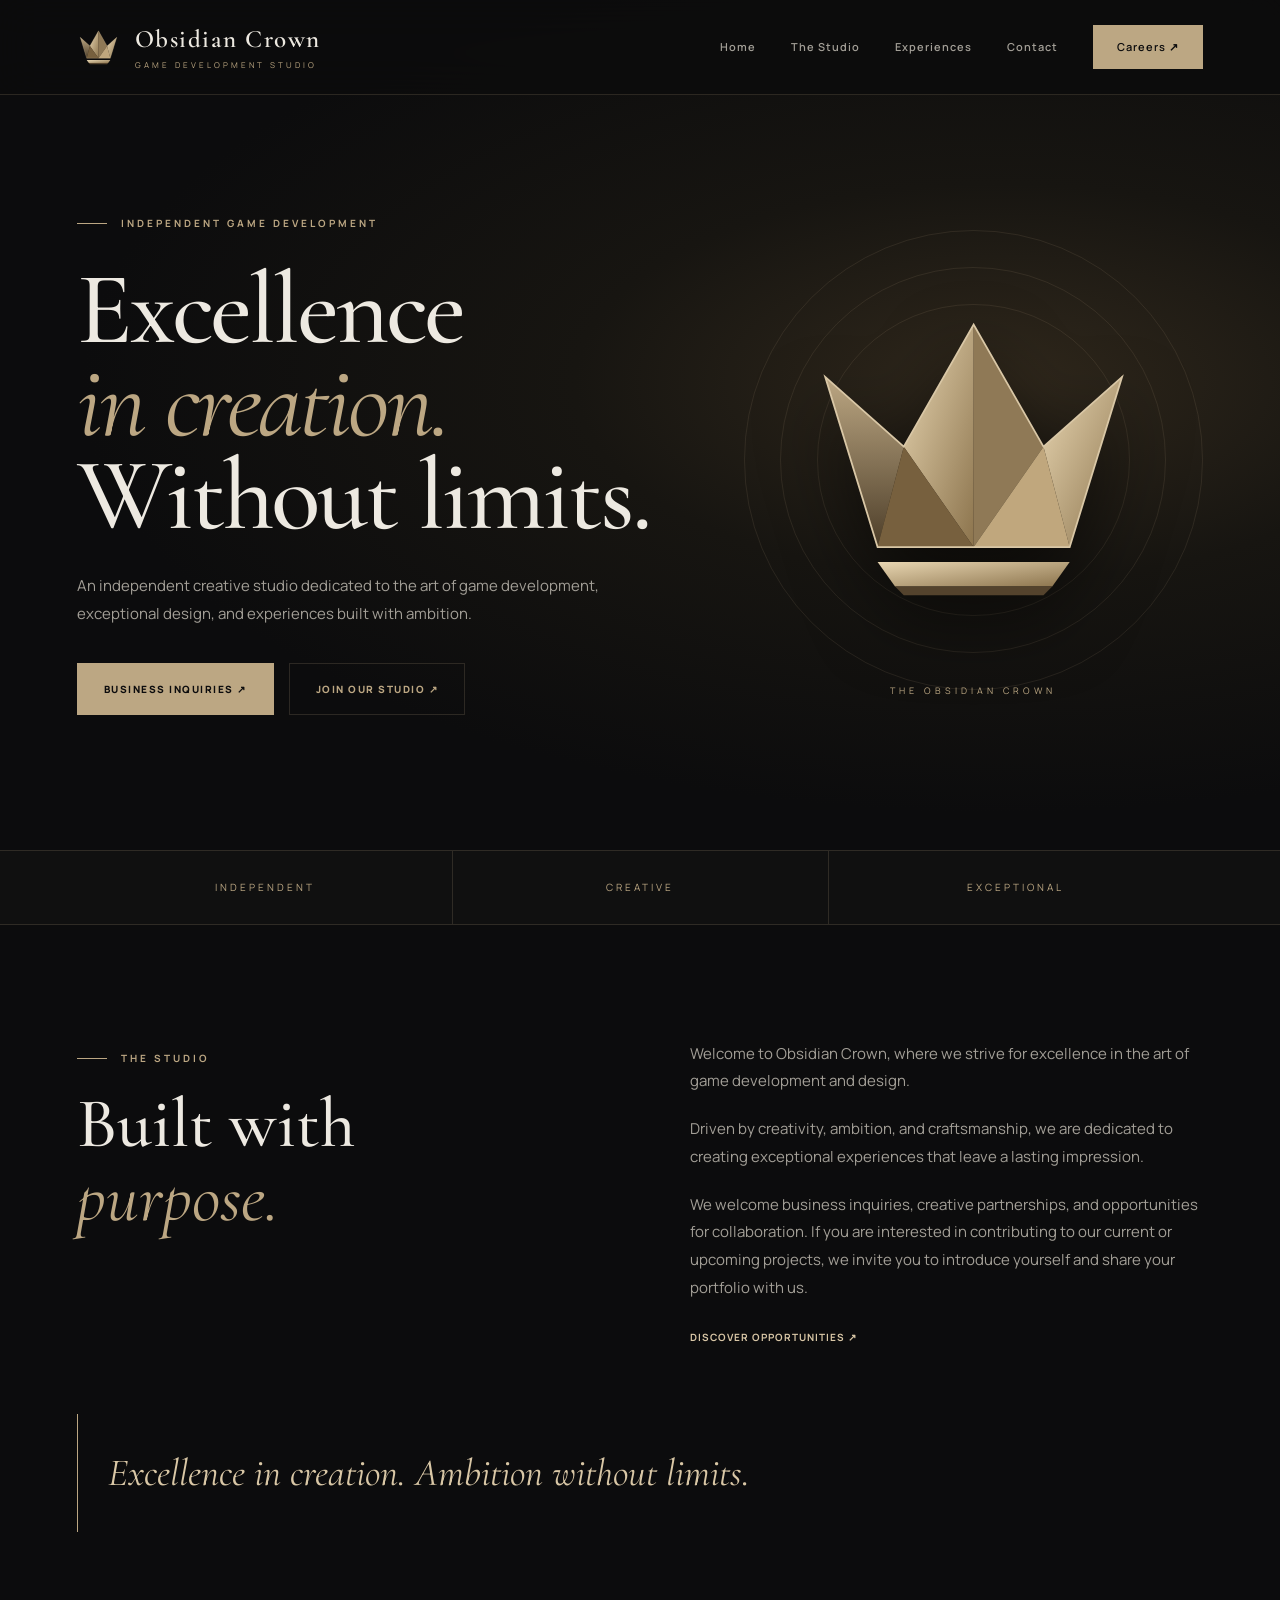
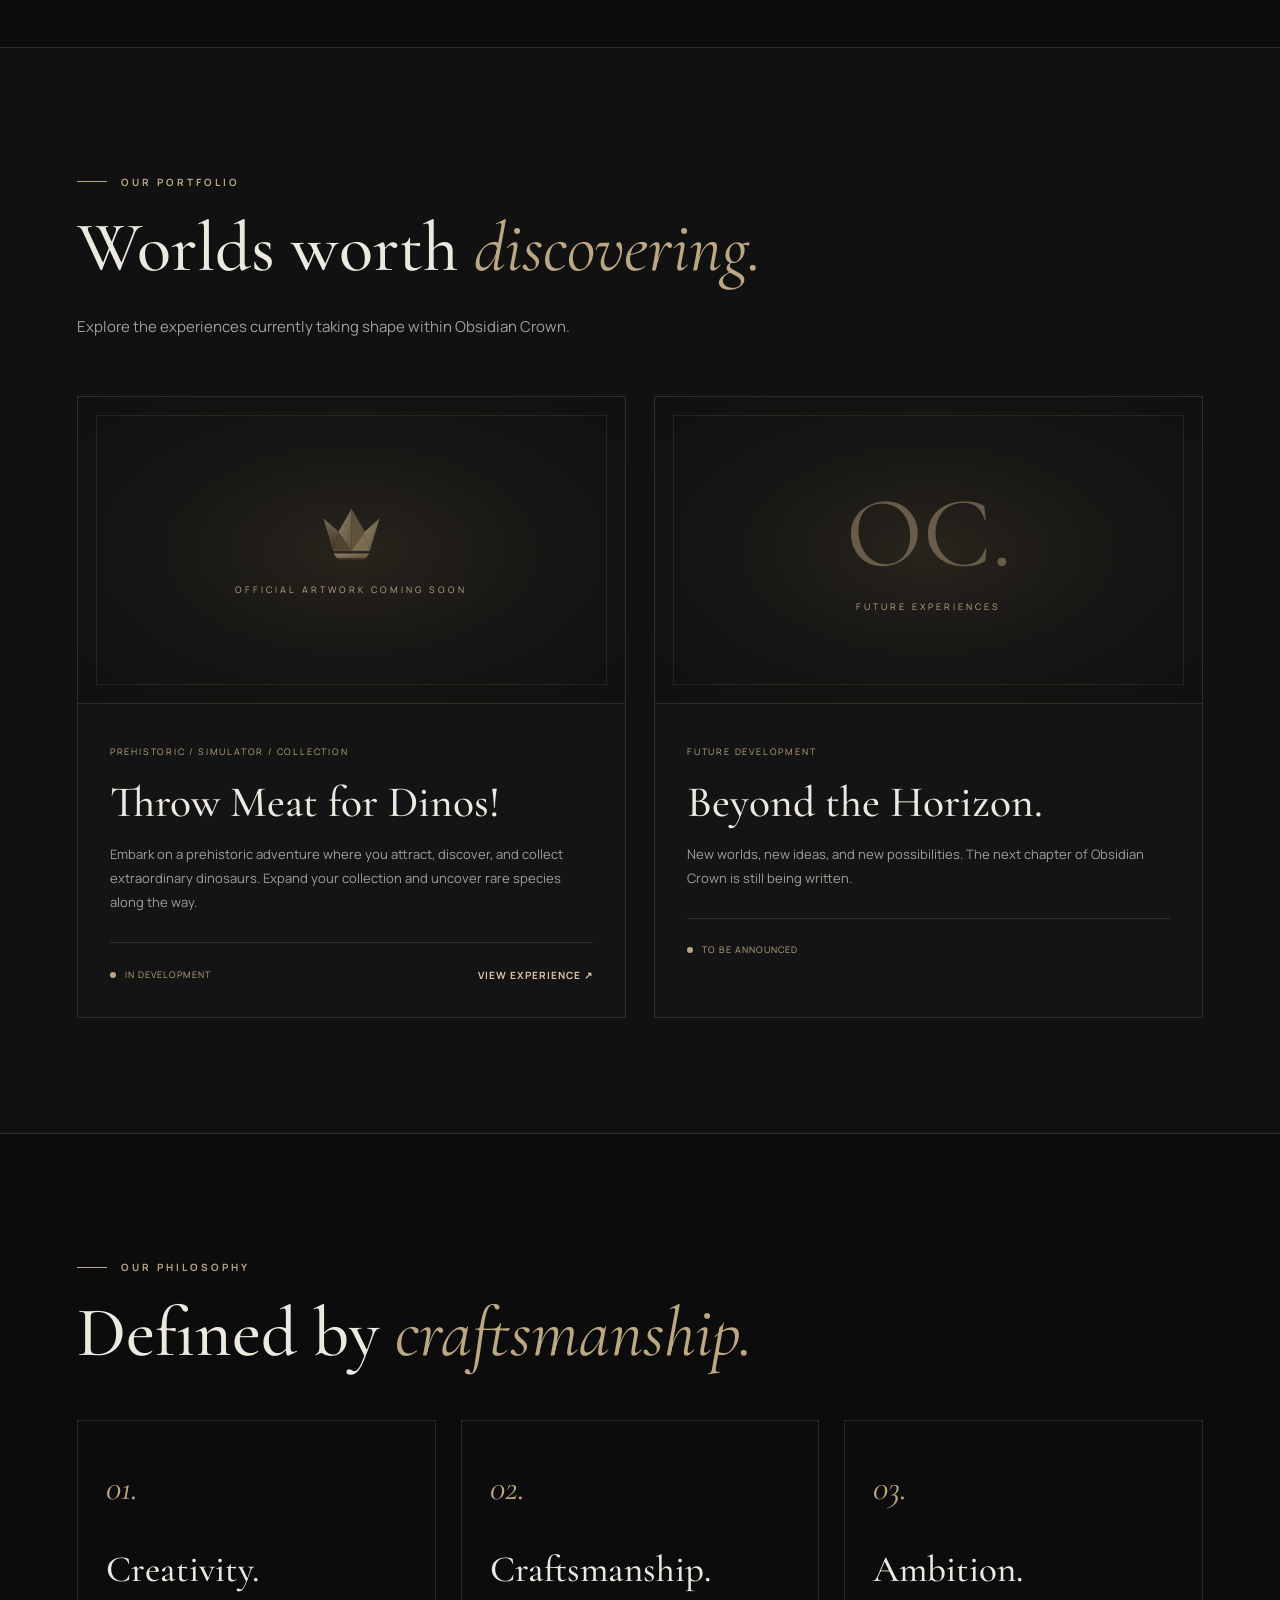
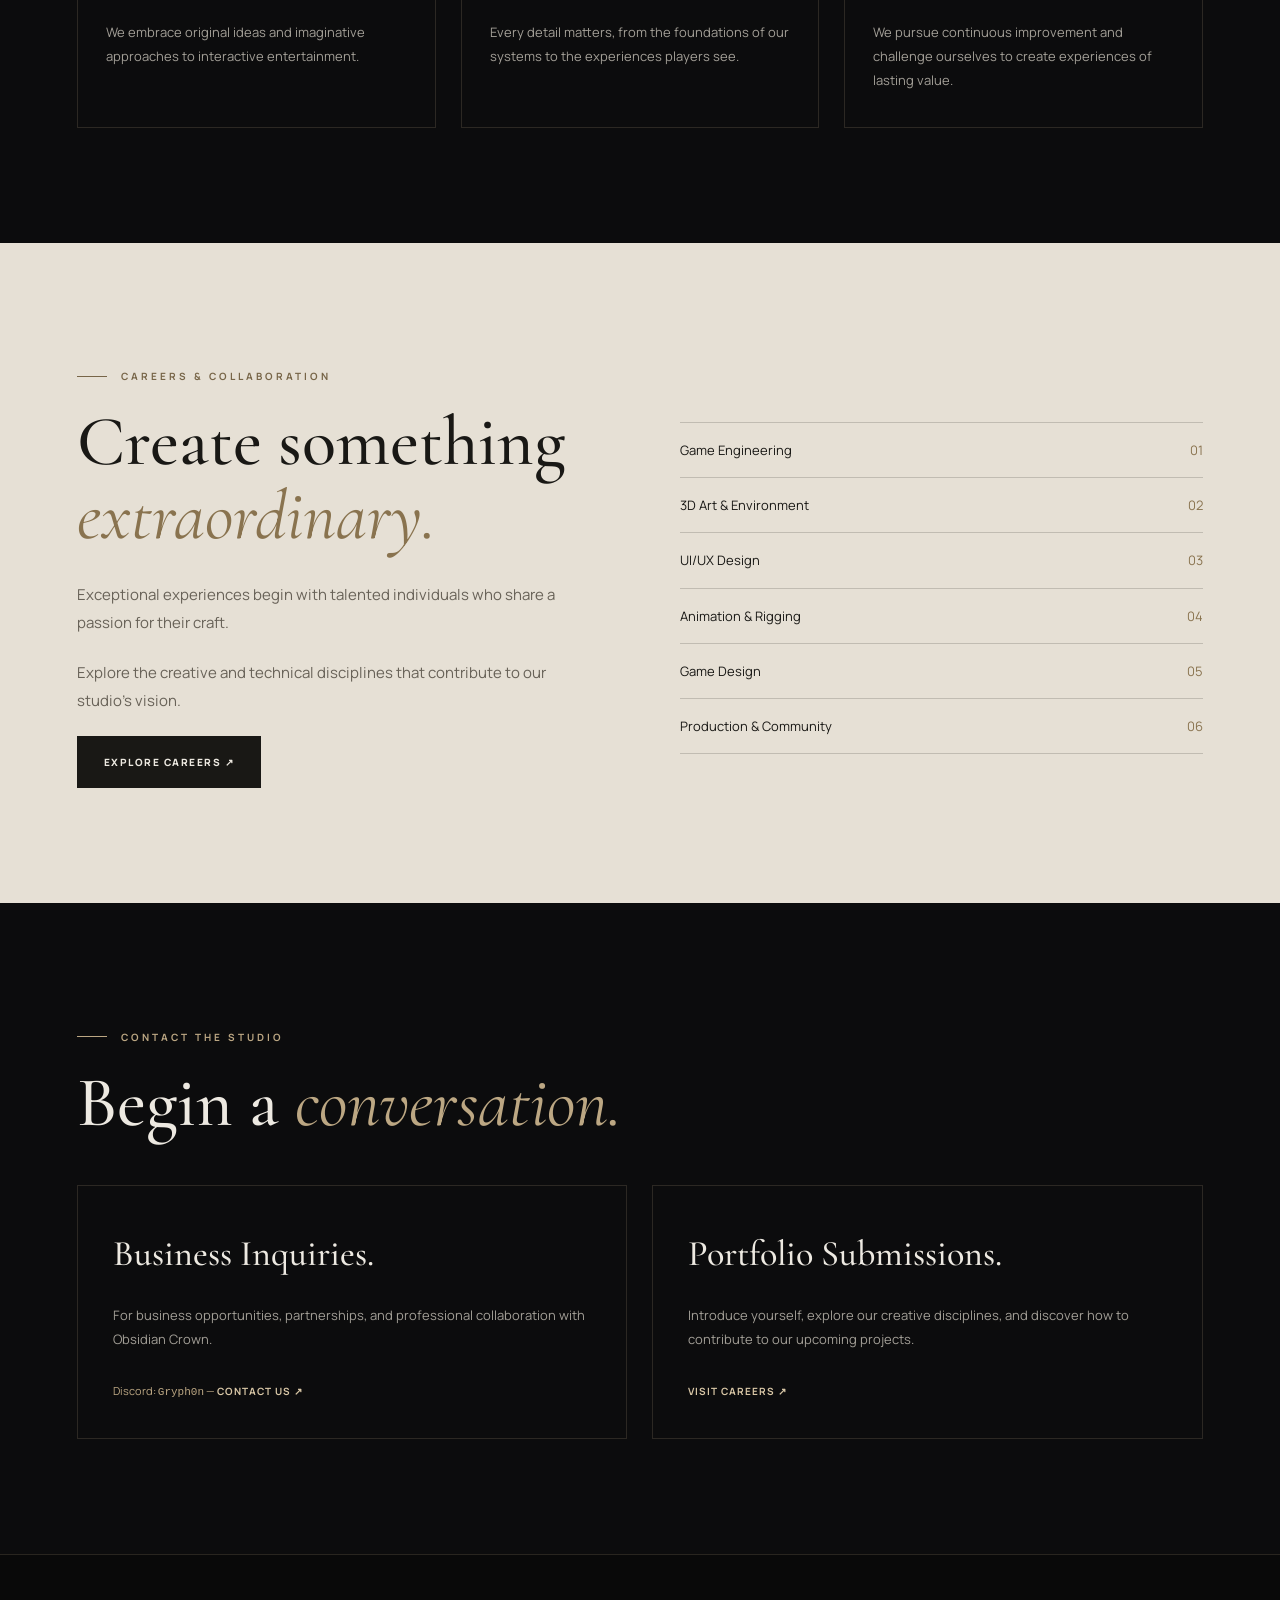
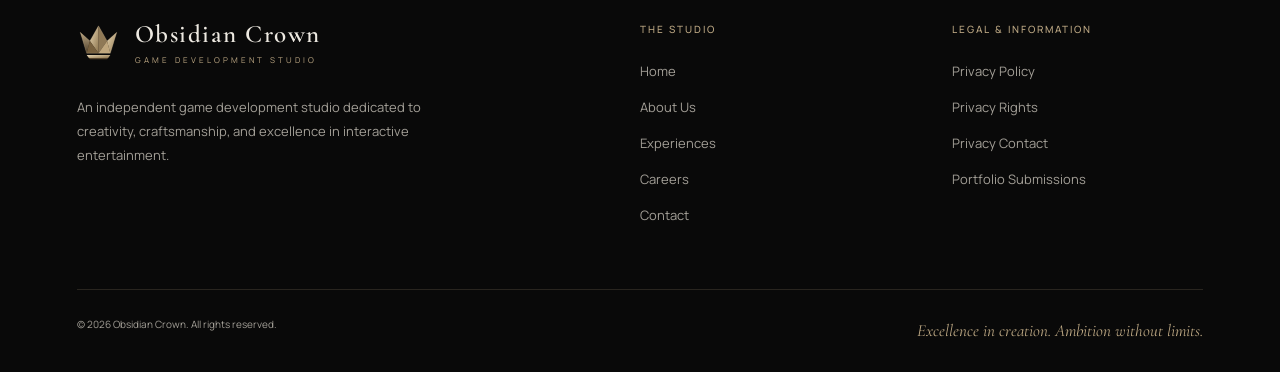
<file: index.html>
<!DOCTYPE html>
<html lang="en">
<head>
    <meta charset="UTF-8">
    <meta name="viewport" content="width=device-width, initial-scale=1.0">
    <meta name="theme-color" content="#0C0C0D">
    <meta name="description" content="Obsidian Crown is an independent game development studio dedicated to creativity, craftsmanship, and exceptional interactive experiences.">

    <title>Obsidian Crown — Independent Game Development Studio</title>

    <link rel="canonical" href="https://obsidiancrown.org/">
    <link rel="preconnect" href="https://fonts.googleapis.com">
    <link rel="preconnect" href="https://fonts.gstatic.com" crossorigin>
    <link href="https://fonts.googleapis.com/css2?family=Cormorant+Garamond:ital,wght@0,400;0,500;0,600;0,700;1,400;1,500&family=Manrope:wght@400;500;600;700;800&display=swap" rel="stylesheet">

    

    <style>
        :root {
            --black: #0C0C0D;
            --carbon: #141414;
            --gold: #BCA783;
            --light-gold: #D9C7A6;
            --ivory: #EDE9E1;
            --muted: #A39F97;
            --border: rgba(188,167,131,.18);
            --heading: "Cormorant Garamond", Georgia, serif;
            --body: "Manrope", Arial, sans-serif;
        }

        * {
            box-sizing: border-box;
            margin: 0;
            padding: 0;
        }

        html {
            scroll-behavior: smooth;
            scroll-padding-top: 110px;
        }

        body {
            background: var(--black);
            color: var(--ivory);
            font-family: var(--body);
            font-size: 15px;
            line-height: 1.85;
            -webkit-font-smoothing: antialiased;
        }

        ::selection {
            background: var(--gold);
            color: var(--black);
        }

        a {
            color: inherit;
            text-decoration: none;
        }

        button {
            font: inherit;
            cursor: pointer;
        }

        svg {
            display: block;
        }

        h1, h2, h3 {
            font-family: var(--heading);
            font-weight: 500;
        }

        .container {
            width: min(1320px, 88%);
            margin: 0 auto;
        }

        .eyebrow {
            display: inline-flex;
            align-items: center;
            gap: 14px;
            color: var(--gold);
            font-size: 10px;
            font-weight: 700;
            letter-spacing: 3px;
            text-transform: uppercase;
        }

        .eyebrow::before {
            content: "";
            width: 30px;
            height: 1px;
            background: currentColor;
        }

        .button {
            display: inline-flex;
            align-items: center;
            justify-content: center;
            gap: 20px;
            min-height: 52px;
            padding: 15px 26px;
            border: 1px solid var(--gold);
            background: var(--gold);
            color: var(--black);
            font-size: 10px;
            font-weight: 800;
            letter-spacing: 1.5px;
            text-transform: uppercase;
            transition: .25s;
        }

        .button:hover {
            background: var(--light-gold);
            transform: translateY(-2px);
        }

        .button-outline {
            background: transparent;
            border-color: var(--border);
            color: var(--gold);
        }

        .button-outline:hover {
            background: var(--gold);
            color: var(--black);
        }

        header {
            position: fixed;
            inset: 0 0 auto;
            z-index: 100;
            background: rgba(12,12,13,.92);
            backdrop-filter: blur(20px);
            border-bottom: 1px solid var(--border);
        }

        .navbar {
            min-height: 94px;
            display: flex;
            align-items: center;
            justify-content: space-between;
            gap: 25px;
        }

        .brand {
            display: inline-flex;
            align-items: center;
            gap: 15px;
        }

        .brand-mark {
            width: 43px;
            height: 43px;
            flex-shrink: 0;
        }

        .brand-text {
            display: flex;
            flex-direction: column;
            line-height: 1.15;
        }

        .brand-name {
            font-family: var(--heading);
            font-size: 25px;
            font-weight: 600;
            letter-spacing: 1.5px;
            white-space: nowrap;
        }

        .brand-subtitle {
            margin-top: 6px;
            color: var(--gold);
            font-size: 8px;
            letter-spacing: 3px;
        }

        .navigation {
            display: flex;
            align-items: center;
            gap: 35px;
        }

        .navigation a {
            color: var(--muted);
            font-size: 11px;
            font-weight: 600;
            letter-spacing: 1px;
            transition: color .2s;
        }

        .navigation a:hover {
            color: var(--light-gold);
        }

        .navigation .nav-careers {
            background: var(--gold);
            color: var(--black);
            padding: 12px 24px;
        }

        .navigation .nav-careers:hover {
            background: var(--light-gold);
            color: var(--black);
        }

        .menu-toggle {
            display: none;
            background: transparent;
            border: 0;
            color: var(--gold);
            padding: 10px;
        }

        .menu-toggle span {
            display: block;
            width: 25px;
            height: 1px;
            margin: 6px 0;
            background: currentColor;
        }

        .hero {
            position: relative;
            overflow: hidden;
            min-height: 850px;
            display: flex;
            align-items: center;
            padding: 170px 0 100px;
            background:
                radial-gradient(
                    ellipse at 78% 45%,
                    #30281C 0%,
                    #171511 30%,
                    #0C0C0D 65%
                );
        }

        .hero-grid {
            display: grid;
            grid-template-columns: 1.15fr .85fr;
            align-items: center;
            gap: 45px;
        }

        .hero h1 {
            font-size: clamp(70px, 8vw, 120px);
            line-height: .91;
            letter-spacing: -3px;
            margin: 30px 0;
        }

        .hero h1 em {
            color: var(--gold);
            font-weight: 400;
        }

        .hero p {
            color: var(--muted);
            max-width: 560px;
            font-size: 15px;
        }

        .hero-actions {
            display: flex;
            flex-wrap: wrap;
            gap: 15px;
            margin-top: 35px;
        }

        .hero-art {
            position: relative;
            aspect-ratio: 1;
            display: grid;
            place-items: center;
        }

        .hero-ring {
            position: absolute;
            inset: 0;
            border: 1px solid rgba(188,167,131,.12);
            border-radius: 50%;
        }

        .hero-ring:nth-child(2) {
            inset: 8%;
        }

        .hero-ring:nth-child(3) {
            inset: 16%;
        }

        .hero-crown {
            width: 76%;
            filter: drop-shadow(0 25px 35px rgba(0,0,0,.55));
            animation: float 7s ease-in-out infinite;
        }

        @keyframes float {
            0%, 100% {
                transform: translateY(0);
            }

            50% {
                transform: translateY(-12px);
            }
        }

        .hero-caption {
            position: absolute;
            bottom: -10px;
            color: var(--gold);
            font-size: 9px;
            letter-spacing: 4px;
            text-transform: uppercase;
        }

        .identity-strip {
            border-top: 1px solid var(--border);
            border-bottom: 1px solid var(--border);
            background: #101010;
        }

        .identity-grid {
            display: grid;
            grid-template-columns: repeat(3, 1fr);
        }

        .identity-item {
            padding: 27px 15px;
            text-align: center;
            color: var(--gold);
            font-size: 10px;
            letter-spacing: 3px;
            text-transform: uppercase;
        }

        .identity-item + .identity-item {
            border-left: 1px solid var(--border);
        }

        .section {
            padding: 115px 0;
        }

        .section-title {
            font-size: clamp(48px, 5.5vw, 82px);
            line-height: 1.05;
            margin: 20px 0 28px;
        }

        .section-title em {
            color: var(--gold);
            font-weight: 400;
        }

        .studio-grid {
            display: grid;
            grid-template-columns: 1fr 1fr;
            align-items: start;
            gap: 100px;
        }

        .studio-copy p {
            color: var(--muted);
            margin-bottom: 20px;
        }

        .manifesto {
            margin-top: 65px;
            padding: 35px 0 35px 30px;
            border-left: 1px solid var(--gold);
        }

        .manifesto p {
            font-family: var(--heading);
            color: var(--light-gold);
            font-size: clamp(28px, 3vw, 42px);
            font-style: italic;
            line-height: 1.25;
        }

        .experiences {
            background: #111111;
            border-block: 1px solid var(--border);
        }

        .section-intro {
            max-width: 650px;
            color: var(--muted);
        }

        .experience-grid {
            display: grid;
            grid-template-columns: 1fr 1fr;
            gap: 28px;
            margin-top: 55px;
        }

        .experience-card {
            background: var(--carbon);
            border: 1px solid var(--border);
            overflow: hidden;
            transition: border-color .3s;
        }

        .experience-card:hover {
            border-color: var(--gold);
        }

        .art-placeholder {
            position: relative;
            aspect-ratio: 16 / 9;
            background:
                radial-gradient(
                    ellipse at center,
                    #28241D,
                    #171614 50%,
                    #101010
                );
            display: flex;
            flex-direction: column;
            align-items: center;
            justify-content: center;
            gap: 15px;
            overflow: hidden;
            border-bottom: 1px solid var(--border);
        }

        .art-placeholder::before {
            content: "";
            position: absolute;
            inset: 18px;
            border: 1px solid rgba(188,167,131,.12);
            pointer-events: none;
        }

        .placeholder-mark {
            width: 65px;
            height: 65px;
            opacity: .55;
        }

        .placeholder-text {
            color: var(--gold);
            font-size: 9px;
            letter-spacing: 3px;
            text-transform: uppercase;
        }

        .future-mark {
            font-family: var(--heading);
            font-size: 100px;
            color: rgba(188,167,131,.45);
            line-height: 1;
        }

        .experience-content {
            padding: 32px;
        }

        .experience-category {
            color: var(--gold);
            font-size: 9px;
            letter-spacing: 1.8px;
            text-transform: uppercase;
        }

        .experience-content h3 {
            font-size: clamp(32px, 3.4vw, 46px);
            line-height: 1.1;
            margin: 15px 0;
        }

        .experience-content p {
            color: var(--muted);
            font-size: 13px;
        }

        .experience-footer {
            margin-top: 28px;
            padding-top: 23px;
            border-top: 1px solid var(--border);
            display: flex;
            flex-wrap: wrap;
            align-items: center;
            justify-content: space-between;
            gap: 15px;
        }

        .project-status {
            display: inline-flex;
            align-items: center;
            gap: 9px;
            color: var(--gold);
            font-size: 9px;
            letter-spacing: 1px;
            text-transform: uppercase;
        }

        .project-status::before {
            content: "";
            width: 6px;
            height: 6px;
            border-radius: 50%;
            background: var(--gold);
        }

        .text-link {
            color: var(--light-gold);
            font-size: 10px;
            font-weight: 700;
            letter-spacing: 1px;
            text-transform: uppercase;
        }

        .text-link:hover {
            text-decoration: underline;
            text-underline-offset: 5px;
        }

        .values-grid {
            display: grid;
            grid-template-columns: repeat(3, 1fr);
            gap: 25px;
            margin-top: 50px;
        }

        .value-card {
            padding: 35px 28px;
            border: 1px solid var(--border);
        }

        .value-number {
            font-family: var(--heading);
            font-style: italic;
            font-size: 35px;
            color: var(--gold);
        }

        .value-card h3 {
            font-size: 37px;
            margin: 15px 0;
        }

        .value-card p {
            font-size: 13px;
            color: var(--muted);
        }

        .careers {
            background: #E6E0D5;
            color: #191815;
        }

        .careers .eyebrow {
            color: #776548;
        }

        .careers .section-title em {
            color: #89734F;
        }

        .careers-grid {
            display: grid;
            grid-template-columns: 1fr 1fr;
            gap: 80px;
            align-items: center;
        }

        .careers-copy p {
            color: #686258;
            margin-bottom: 22px;
        }

        .careers .button {
            background: #191815;
            color: var(--ivory);
            border-color: #191815;
        }

        .careers .button:hover {
            background: #3B3428;
        }

        .departments {
            margin-top: 30px;
            border-top: 1px solid rgba(25,24,21,.18);
        }

        .department {
            display: flex;
            justify-content: space-between;
            gap: 15px;
            padding: 15px 0;
            border-bottom: 1px solid rgba(25,24,21,.18);
            font-size: 13px;
        }

        .department span:last-child {
            color: #89734F;
        }

        .contact-grid {
            display: grid;
            grid-template-columns: 1fr 1fr;
            gap: 25px;
            margin-top: 45px;
        }

        .contact-card {
            padding: 35px;
            border: 1px solid var(--border);
        }

        .contact-card h3 {
            font-size: 36px;
            margin-bottom: 15px;
        }

        .contact-card p {
            color: var(--muted);
            font-size: 13px;
            margin-bottom: 25px;
        }

        .contact-note {
            color: var(--gold);
            font-size: 11px;
        }

        footer {
            padding: 65px 0 25px;
            background: #090909;
            border-top: 1px solid var(--border);
        }

        .footer-grid {
            display: grid;
            grid-template-columns: 2fr 1fr 1fr;
            gap: 60px;
        }

        .footer-description {
            color: var(--muted);
            font-size: 13px;
            max-width: 350px;
            margin-top: 22px;
        }

        .footer-column h3 {
            font-family: var(--body);
            font-size: 10px;
            letter-spacing: 2px;
            text-transform: uppercase;
            color: var(--gold);
            margin-bottom: 20px;
        }

        .footer-column a {
            display: block;
            width: fit-content;
            font-size: 13px;
            color: var(--muted);
            margin-bottom: 12px;
        }

        .footer-column a:hover {
            color: var(--light-gold);
        }

        .footer-bottom {
            display: flex;
            justify-content: space-between;
            flex-wrap: wrap;
            gap: 15px;
            border-top: 1px solid var(--border);
            margin-top: 50px;
            padding-top: 25px;
            font-size: 10px;
            color: var(--muted);
        }

        .footer-motto {
            color: var(--gold);
            font-family: var(--heading);
            font-size: 17px;
            font-style: italic;
        }

        :focus-visible {
            outline: 2px solid var(--gold);
            outline-offset: 5px;
        }

        @media (max-width: 1050px) {
            .navigation {
                gap: 20px;
            }

            .studio-grid,
            .careers-grid {
                gap: 45px;
            }

            .hero {
                min-height: 750px;
            }
        }

        @media (max-width: 800px) {
            .navbar {
                min-height: 80px;
            }

            .brand-mark {
                width: 35px;
                height: 35px;
            }

            .brand-name {
                font-size: 22px;
            }

            .brand-subtitle {
                font-size: 7px;
                letter-spacing: 2px;
            }

            .menu-toggle {
                display: block;
            }

            .navigation {
                display: none;
                position: absolute;
                top: 80px;
                left: 0;
                right: 0;
                flex-direction: column;
                align-items: stretch;
                background: var(--black);
                border-bottom: 1px solid var(--border);
                padding: 30px 6%;
                gap: 22px;
            }

            .navigation.open {
                display: flex;
            }

            .navigation .nav-careers {
                text-align: center;
            }

            .hero {
                min-height: auto;
                padding: 140px 0 70px;
            }

            .hero-grid,
            .studio-grid,
            .experience-grid,
            .careers-grid,
            .contact-grid {
                grid-template-columns: 1fr;
            }

            .hero h1 {
                font-size: clamp(60px, 12vw, 90px);
                letter-spacing: -2px;
            }

            .hero-art {
                width: min(100%, 420px);
                margin: 20px auto;
            }

            .section {
                padding: 75px 0;
            }

            .values-grid {
                grid-template-columns: 1fr;
            }

            .footer-grid {
                grid-template-columns: 1fr 1fr;
                gap: 35px;
            }

            .footer-brand {
                grid-column: 1 / -1;
            }
        }

        @media (max-width: 450px) {
            .identity-item {
                font-size: 8px;
                letter-spacing: 1px;
            }

            .hero-actions {
                flex-direction: column;
            }

            .experience-content,
            .contact-card {
                padding: 25px;
            }

            .footer-bottom {
                flex-direction: column;
            }
        }

        @media (prefers-reduced-motion: reduce) {
            html {
                scroll-behavior: auto;
            }

            *, *::before, *::after {
                animation: none !important;
                transition: none !important;
            }
        }
    </style>
<link rel="icon" type="image/svg+xml" href="/logo.svg">
<style>.brand-mark,.placeholder-mark{object-fit:contain;display:block;flex-shrink:0}</style>
</head>

<body>

<svg width="0" height="0" style="position:absolute" aria-hidden="true">
    <symbol id="crown-logo" viewBox="0 0 64 64">
        <path d="M5 15L19 29L32 5L45 29L59 15L49 47H15Z"
              fill="none" stroke="#BCA783" stroke-width="2"/>
        <path d="M32 5V47M19 29L32 47L45 29M5 15L15 47M59 15L49 47"
              fill="none" stroke="#BCA783" stroke-width="1.3"/>
        <path d="M15 52H49L45 57H19Z" fill="#BCA783"/>
    </symbol>
</svg>

<header>
    <div class="container navbar">

        <a href="index.html" class="brand" aria-label="Obsidian Crown home">
            <img src="/logo.svg" class="brand-mark" alt="" width="48" height="48">

            <div class="brand-text">
                <span class="brand-name">Obsidian Crown</span>
                <span class="brand-subtitle">GAME DEVELOPMENT STUDIO</span>
            </div>
        </a>

        <button class="menu-toggle"
                id="menuToggle"
                aria-label="Toggle navigation"
                aria-controls="navigation"
                aria-expanded="false">
            <span></span>
            <span></span>
            <span></span>
        </button>

        <nav class="navigation" id="navigation" aria-label="Main navigation">
            <a href="#home" aria-current="page">Home</a>
            <a href="#studio">The Studio</a>
            <a href="/games">Experiences</a>
            <a href="/contact">Contact</a>
            <a href="careers.html" class="nav-careers">Careers ↗</a>
        </nav>

    </div>
</header>

<main>

    <section class="hero" id="home">
        <div class="container hero-grid">

            <div>
                <span class="eyebrow">Independent Game Development</span>

                <h1>
                    Excellence<br>
                    <em>in creation.</em><br>
                    Without limits.
                </h1>

                <p>
                    An independent creative studio dedicated to
                    the art of game development, exceptional design,
                    and experiences built with ambition.
                </p>

                <div class="hero-actions">
                    <a href="/contact" class="button">
                        Business Inquiries ↗
                    </a>

                    <a href="careers.html" class="button button-outline">
                        Join Our Studio ↗
                    </a>
                </div>
            </div>

            <div class="hero-art" aria-hidden="true">

                <div class="hero-ring"></div>
                <div class="hero-ring"></div>
                <div class="hero-ring"></div>

                <svg class="hero-crown" viewBox="0 0 400 350">

                    <defs>
                        <linearGradient id="goldA" x1="0" y1="0" x2="1" y2="1">
                            <stop offset="0" stop-color="#E8D6B2"/>
                            <stop offset="1" stop-color="#8C744D"/>
                        </linearGradient>

                        <linearGradient id="goldB" x1="0" y1="0" x2="0" y2="1">
                            <stop offset="0" stop-color="#BCA783"/>
                            <stop offset="1" stop-color="#4D3E29"/>
                        </linearGradient>
                    </defs>

                    <polygon points="30,80 120,160 200,20 280,160 370,80 310,275 90,275"
                             fill="#332A1D"/>

                    <polygon points="30,80 120,160 90,275"
                             fill="url(#goldB)"/>

                    <polygon points="120,160 200,20 200,275"
                             fill="url(#goldA)"/>

                    <polygon points="200,20 280,160 200,275"
                             fill="#8F7956"/>

                    <polygon points="280,160 370,80 310,275"
                             fill="url(#goldA)"/>

                    <polygon points="120,160 90,275 200,275"
                             fill="#77603E"/>

                    <polygon points="280,160 200,275 310,275"
                             fill="#C0A77D"/>

                    <path d="M30 80L120 160L200 20L280 160L370 80L310 275H90Z"
                          fill="none" stroke="#D9C7A6" stroke-width="2"/>

                    <polygon points="90,292 310,292 290,320 110,320"
                             fill="url(#goldA)"/>

                    <polygon points="110,320 290,320 280,330 120,330"
                             fill="#54432D"/>

                </svg>

                <span class="hero-caption">The Obsidian Crown</span>

            </div>

        </div>
    </section>

    <div class="identity-strip">
        <div class="container identity-grid">
            <div class="identity-item">Independent</div>
            <div class="identity-item">Creative</div>
            <div class="identity-item">Exceptional</div>
        </div>
    </div>

    <section class="section" id="studio">
        <div class="container">

            <div class="studio-grid">

                <div>
                    <span class="eyebrow">The Studio</span>

                    <h2 class="section-title">
                        Built with<br>
                        <em>purpose.</em>
                    </h2>
                </div>

                <div class="studio-copy">
                    <p>
                        Welcome to Obsidian Crown, where we strive
                        for excellence in the art of game development
                        and design.
                    </p>

                    <p>
                        Driven by creativity, ambition, and craftsmanship,
                        we are dedicated to creating exceptional experiences
                        that leave a lasting impression.
                    </p>

                    <p>
                        We welcome business inquiries, creative partnerships,
                        and opportunities for collaboration. If you are
                        interested in contributing to our current or upcoming
                        projects, we invite you to introduce yourself and
                        share your portfolio with us.
                    </p>

                    <a href="careers.html" class="text-link">
                        Discover opportunities ↗
                    </a>
                </div>

            </div>

            <div class="manifesto">
                <p>Excellence in creation. Ambition without limits.</p>
            </div>

        </div>
    </section>

    <section class="section experiences" id="experiences">
        <div class="container">

            <span class="eyebrow">Our Portfolio</span>

            <h2 class="section-title">
                Worlds worth <em>discovering.</em>
            </h2>

            <p class="section-intro">
                Explore the experiences currently taking shape
                within Obsidian Crown.
            </p>

            <div class="experience-grid">

                <article class="experience-card">

                    <div class="art-placeholder">
                        <img src="/logo.svg" class="placeholder-mark" alt="" width="48" height="48">

                        <span class="placeholder-text">
                            Official Artwork Coming Soon
                        </span>
                    </div>

                    <div class="experience-content">

                        <span class="experience-category">
                            Prehistoric / Simulator / Collection
                        </span>

                        <h3>Throw Meat for Dinos!</h3>

                        <p>
                            Embark on a prehistoric adventure where you
                            attract, discover, and collect extraordinary
                            dinosaurs. Expand your collection and uncover
                            rare species along the way.
                        </p>

                        <div class="experience-footer">

                            <span class="project-status">
                                In Development
                            </span>

                            <a href="https://www.roblox.com/games/97838462286552/Throw-Meat-for-Dinos-Assets"
                               target="_blank"
                               rel="noopener noreferrer"
                               class="text-link">
                                View Experience ↗
                            </a>

                        </div>

                    </div>

                </article>

                <article class="experience-card">

                    <div class="art-placeholder">
                        <span class="future-mark">OC.</span>

                        <span class="placeholder-text">
                            Future Experiences
                        </span>
                    </div>

                    <div class="experience-content">

                        <span class="experience-category">
                            Future Development
                        </span>

                        <h3>Beyond the Horizon.</h3>

                        <p>
                            New worlds, new ideas, and new possibilities.
                            The next chapter of Obsidian Crown is still
                            being written.
                        </p>

                        <div class="experience-footer">
                            <span class="project-status">
                                To Be Announced
                            </span>
                        </div>

                    </div>

                </article>

            </div>

        </div>
    </section>

    <section class="section" id="philosophy">
        <div class="container">

            <span class="eyebrow">Our Philosophy</span>

            <h2 class="section-title">
                Defined by <em>craftsmanship.</em>
            </h2>

            <div class="values-grid">

                <article class="value-card">
                    <span class="value-number">01.</span>
                    <h3>Creativity.</h3>
                    <p>
                        We embrace original ideas and imaginative
                        approaches to interactive entertainment.
                    </p>
                </article>

                <article class="value-card">
                    <span class="value-number">02.</span>
                    <h3>Craftsmanship.</h3>
                    <p>
                        Every detail matters, from the foundations
                        of our systems to the experiences players see.
                    </p>
                </article>

                <article class="value-card">
                    <span class="value-number">03.</span>
                    <h3>Ambition.</h3>
                    <p>
                        We pursue continuous improvement and challenge
                        ourselves to create experiences of lasting value.
                    </p>
                </article>

            </div>

        </div>
    </section>

    <section class="section careers" id="careers">
        <div class="container careers-grid">

            <div>
                <span class="eyebrow">Careers & Collaboration</span>

                <h2 class="section-title">
                    Create something<br>
                    <em>extraordinary.</em>
                </h2>

                <div class="careers-copy">

                    <p>
                        Exceptional experiences begin with talented
                        individuals who share a passion for their craft.
                    </p>

                    <p>
                        Explore the creative and technical disciplines
                        that contribute to our studio's vision.
                    </p>

                </div>

                <a href="careers.html" class="button">
                    Explore Careers ↗
                </a>

            </div>

            <div class="departments">

                <div class="department">
                    <span>Game Engineering</span>
                    <span>01</span>
                </div>

                <div class="department">
                    <span>3D Art & Environment</span>
                    <span>02</span>
                </div>

                <div class="department">
                    <span>UI/UX Design</span>
                    <span>03</span>
                </div>

                <div class="department">
                    <span>Animation & Rigging</span>
                    <span>04</span>
                </div>

                <div class="department">
                    <span>Game Design</span>
                    <span>05</span>
                </div>

                <div class="department">
                    <span>Production & Community</span>
                    <span>06</span>
                </div>

            </div>

        </div>
    </section>

    <section class="section" id="contact">
        <div class="container">

            <span class="eyebrow">Contact the Studio</span>

            <h2 class="section-title">
                Begin a <em>conversation.</em>
            </h2>

            <div class="contact-grid">

                <article class="contact-card" id="business-inquiries">

                    <h3>Business Inquiries.</h3>

                    <p>
                        For business opportunities, partnerships,
                        and professional collaboration with
                        Obsidian Crown.
                    </p>

                    <span class="contact-note">
                        Discord: <span style="font-family: Consolas, monospace; font-variant-numeric: slashed-zero;">Gryph0n</span> — <a href="/contact" class="text-link">Contact us ↗</a>
                    </span>

                </article>

                <article class="contact-card" id="portfolio-inquiries">

                    <h3>Portfolio Submissions.</h3>

                    <p>
                        Introduce yourself, explore our creative
                        disciplines, and discover how to contribute
                        to our upcoming projects.
                    </p>

                    <a href="careers.html#applications" class="text-link">
                        Visit Careers ↗
                    </a>

                </article>

            </div>

        </div>
    </section>

</main>

<footer>
    <div class="container">

        <div class="footer-grid">

            <div class="footer-brand">

                <a href="index.html" class="brand">
                    <img src="/logo.svg" class="brand-mark" alt="" width="48" height="48">

                    <div class="brand-text">
                        <span class="brand-name">Obsidian Crown</span>
                        <span class="brand-subtitle">GAME DEVELOPMENT STUDIO</span>
                    </div>
                </a>

                <p class="footer-description">
                    An independent game development studio dedicated
                    to creativity, craftsmanship, and excellence in
                    interactive entertainment.
                </p>

            </div>

            <div class="footer-column">
                <h3>The Studio</h3>
                <a href="#home">Home</a>
                <a href="#studio">About Us</a>
                <a href="/games">Experiences</a>
                <a href="careers.html">Careers</a>
                <a href="/contact">Contact</a>
            </div>

            <div class="footer-column">
                <h3>Legal & Information</h3>
                <a href="privacy.html">Privacy Policy</a>
                <a href="privacy.html#rights">Privacy Rights</a>
                <a href="privacy.html#contact">Privacy Contact</a>
                <a href="careers.html#applications">Portfolio Submissions</a>
            </div>

        </div>

        <div class="footer-bottom">
            <span>
                &copy; <span id="year">2026</span>
                Obsidian Crown. All rights reserved.
            </span>

            <span class="footer-motto">
                Excellence in creation. Ambition without limits.
            </span>
        </div>

    </div>
</footer>

<script>
    const menuToggle = document.getElementById("menuToggle");
    const navigation = document.getElementById("navigation");

    function closeMenu() {
        navigation.classList.remove("open");
        menuToggle.setAttribute("aria-expanded", "false");
    }

    menuToggle.addEventListener("click", () => {
        const open = navigation.classList.toggle("open");
        menuToggle.setAttribute("aria-expanded", String(open));
    });

    navigation.querySelectorAll("a").forEach(link => {
        link.addEventListener("click", closeMenu);
    });

    document.addEventListener("keydown", event => {
        if (event.key === "Escape") {
            closeMenu();
        }
    });

    document.addEventListener("click", event => {
        if (!event.target.closest("header")) {
            closeMenu();
        }
    });

    window.addEventListener("resize", () => {
        if (window.innerWidth > 800) {
            closeMenu();
        }
    });

    document.getElementById("year").textContent =
        new Date().getFullYear();
</script>

<noscript>
    <style>
        @media (max-width: 800px) {
            header {
                position: relative;
            }

            .navbar {
                flex-wrap: wrap;
            }

            .navigation {
                display: flex;
                position: static;
                width: 100%;
            }

            .menu-toggle {
                display: none;
            }

            .hero {
                padding-top: 60px;
            }
        }
    </style>
</noscript>

</body>
</html>
</file>
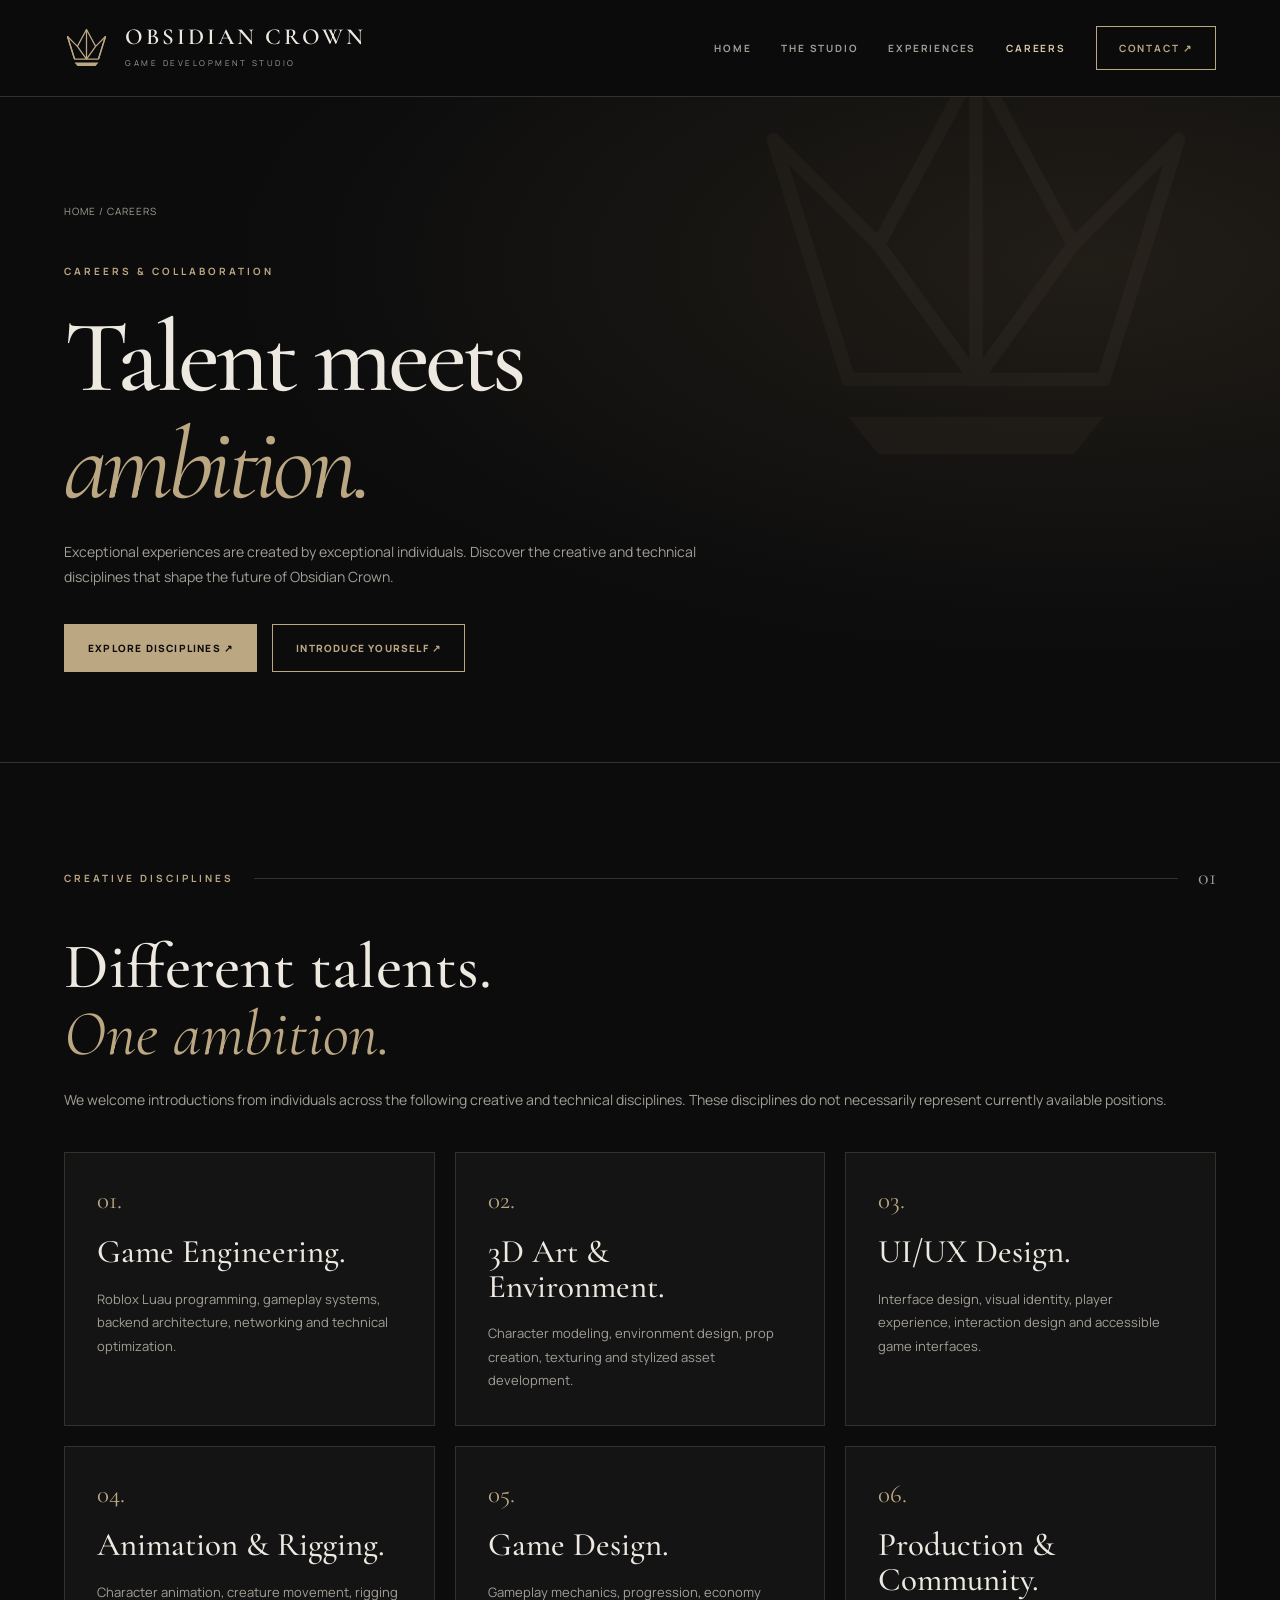
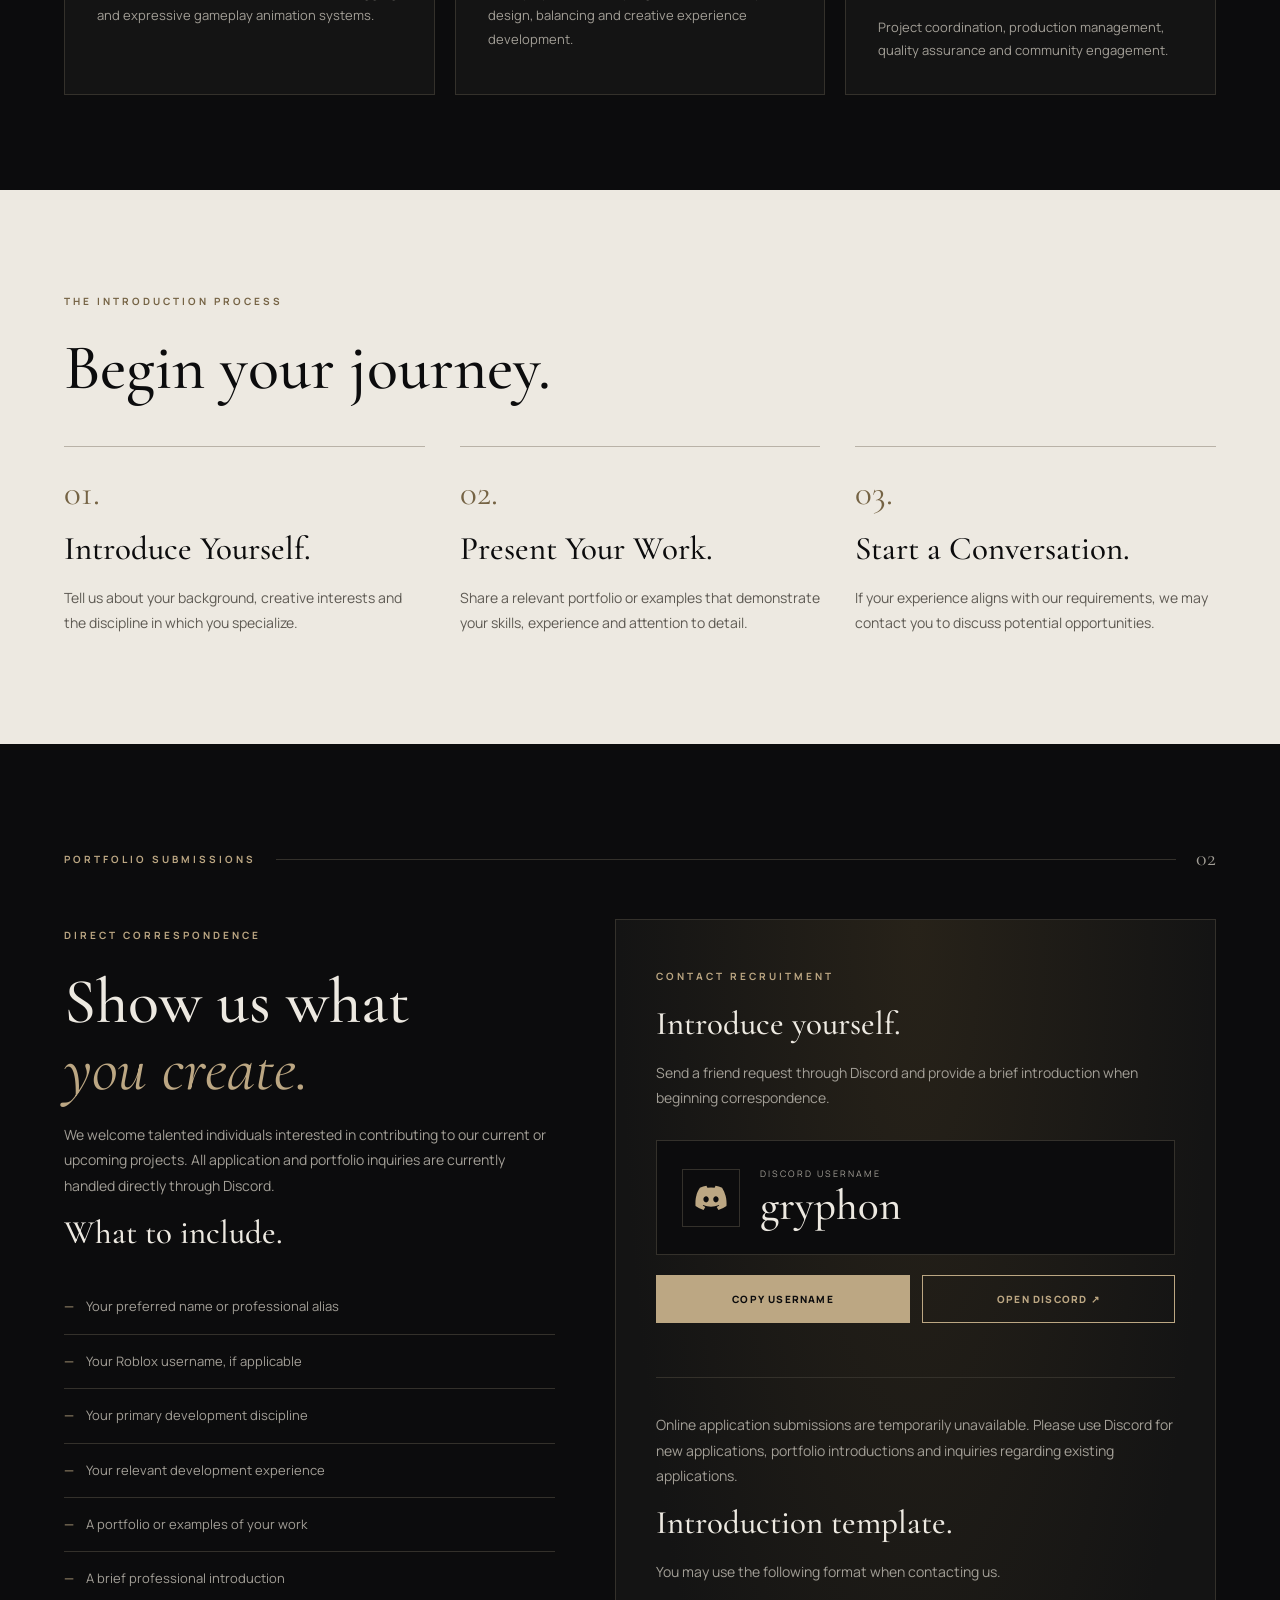
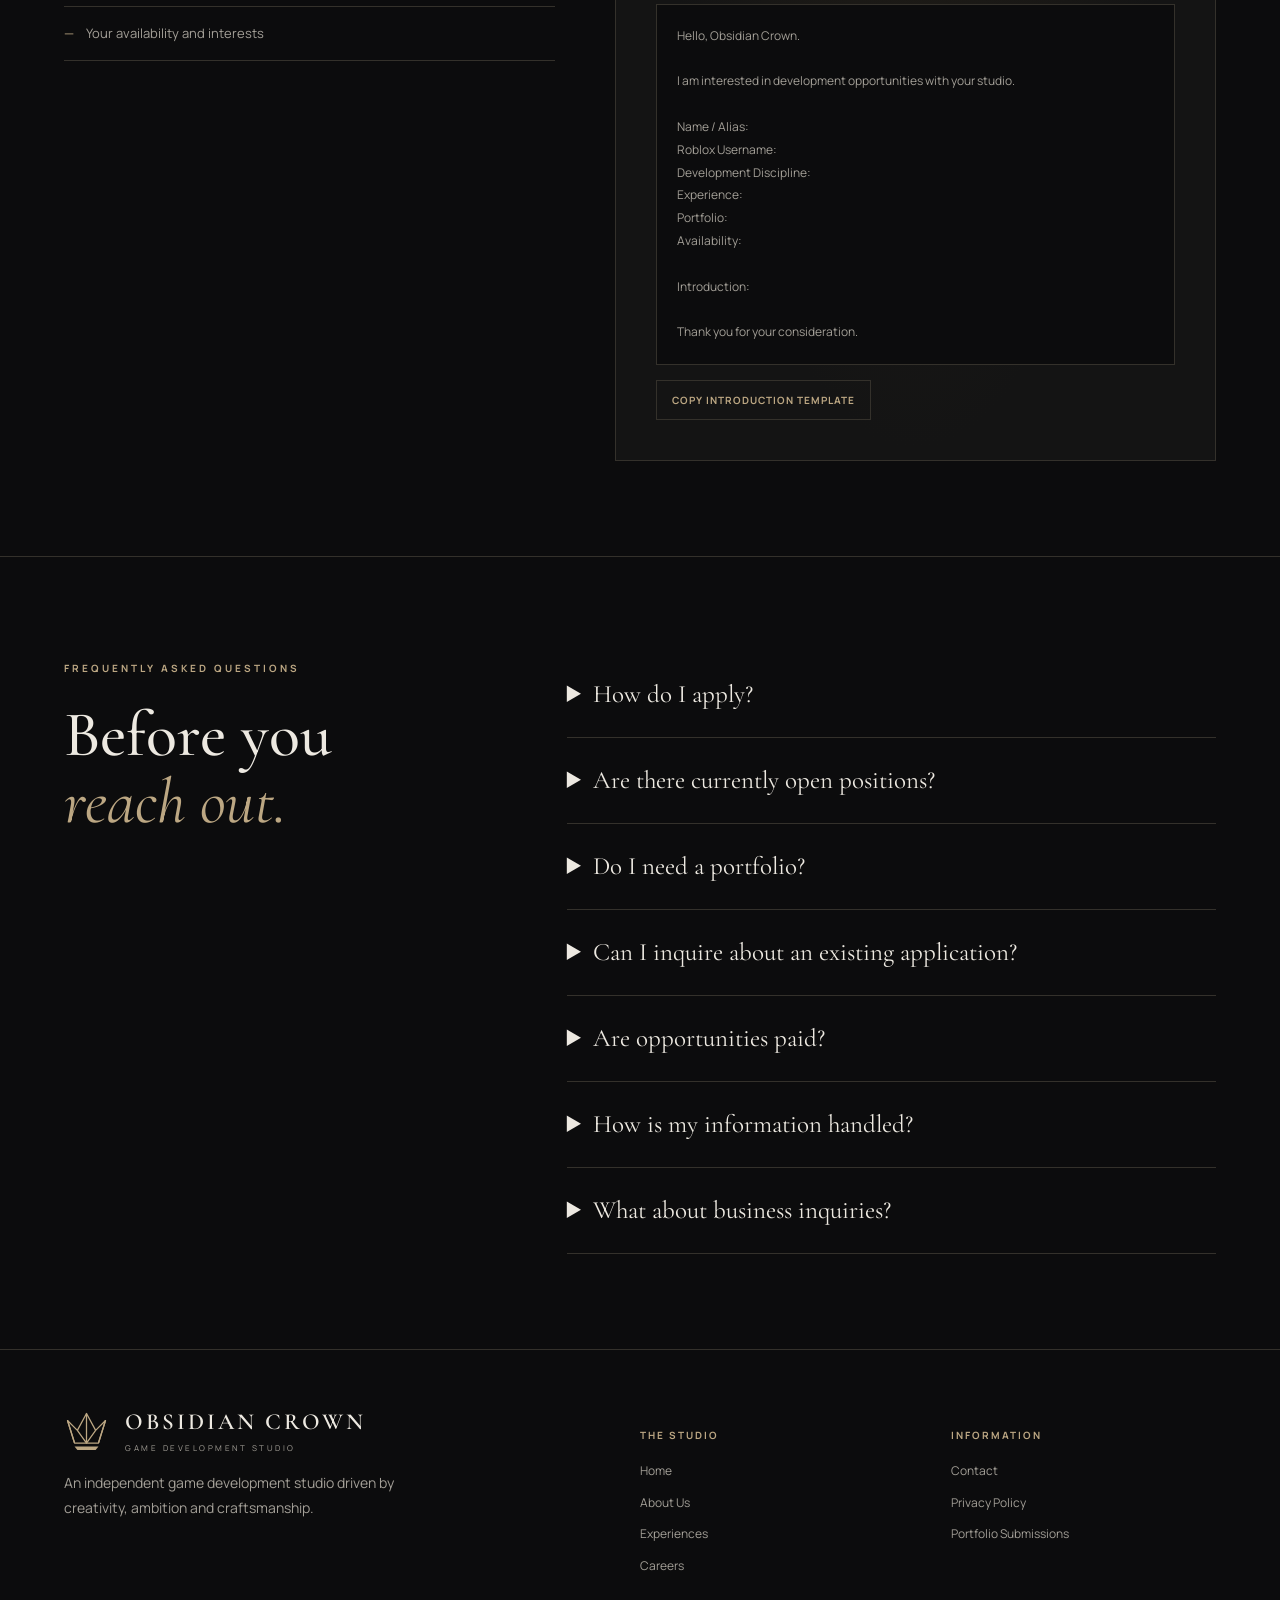
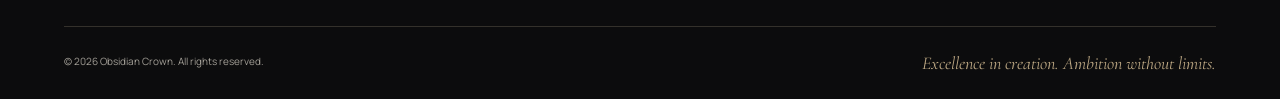
<file: careers.html>
<!DOCTYPE html>
<html lang="en">
<head>
<meta charset="UTF-8">
<meta name="viewport" content="width=device-width, initial-scale=1">
<title>Careers — Obsidian Crown</title>
<link rel="icon" type="image/svg+xml" href="/logo.svg?v=2">
<link rel="shortcut icon" href="/logo.svg?v=2">
<meta name="description" content="Explore creative and technical opportunities with Obsidian Crown. Introduce yourself and share your portfolio with our studio.">
<meta name="theme-color" content="#0C0C0D">
<link rel="canonical" href="https://obsidiancrown.org/careers">
<link rel="preconnect" href="https://fonts.googleapis.com">
<link rel="preconnect" href="https://fonts.gstatic.com" crossorigin>
<link href="https://fonts.googleapis.com/css2?family=Cormorant+Garamond:ital,wght@0,400;0,500;0,600;1,400&family=Manrope:wght@400;500;600;700;800&display=swap" rel="stylesheet">

<style>
:root {
    --black: #0C0C0D;
    --surface: #141414;
    --gold: #BCA783;
    --gold-light: #D9C7A6;
    --ivory: #EDE9E1;
    --muted: #A39F97;
    --border: #34312B;
    --serif: "Cormorant Garamond", Georgia, serif;
    --sans: "Manrope", Arial, sans-serif;
}

* { box-sizing: border-box; }

html {
    scroll-behavior: smooth;
    scroll-padding-top: 110px;
}

body {
    margin: 0;
    background: var(--black);
    color: var(--ivory);
    font-family: var(--sans);
    line-height: 1.8;
}

a { color: inherit; text-decoration: none; }
button { font: inherit; cursor: pointer; }

a:focus-visible, button:focus-visible, summary:focus-visible {
    outline: 2px solid var(--gold);
    outline-offset: 5px;
}

.container {
    width: min(90%, 1440px);
    margin: auto;
}

header {
    position: sticky;
    top: 0;
    z-index: 100;
    background: rgba(12,12,13,.97);
    border-bottom: 1px solid var(--border);
    backdrop-filter: blur(16px);
}

.navbar {
    min-height: 96px;
    display: flex;
    justify-content: space-between;
    align-items: center;
    gap: 30px;
}

.brand {
    display: flex;
    align-items: center;
    gap: 16px;
}

.brand-mark {
    width: 45px;
    height: 45px;
    color: var(--gold);
    flex-shrink: 0;
}

.brand-name {
    display: block;
    font: 600 23px/1.1 var(--serif);
    letter-spacing: 3px;
    text-transform: uppercase;
}

.brand-subtitle {
    display: block;
    margin-top: 6px;
    font-size: 8px;
    letter-spacing: 2.5px;
    color: var(--muted);
}

.navigation {
    display: flex;
    align-items: center;
    gap: 30px;
}

.navigation a {
    color: var(--muted);
    font-size: 10px;
    font-weight: 700;
    letter-spacing: 1.8px;
    text-transform: uppercase;
}

.navigation a:hover,
.navigation a[aria-current="page"] {
    color: var(--gold-light);
}

.navigation .nav-contact {
    border: 1px solid var(--gold);
    color: var(--gold);
    padding: 12px 22px;
}

.menu-toggle {
    display: none;
    color: var(--gold);
    background: transparent;
    border: 1px solid var(--border);
    padding: 8px 14px;
    font-size: 22px;
}

.hero {
    position: relative;
    overflow: hidden;
    padding: 105px 0 90px;
    border-bottom: 1px solid var(--border);
    background: radial-gradient(ellipse at 85% 25%, #211D17, transparent 55%);
}

.hero-decoration {
    position: absolute;
    width: 480px;
    height: 480px;
    right: 5%;
    top: -70px;
    color: var(--gold);
    opacity: .045;
    pointer-events: none;
}

.hero .container { position: relative; }

.breadcrumb {
    color: var(--muted);
    font-size: 10px;
    letter-spacing: 1px;
    text-transform: uppercase;
    margin-bottom: 35px;
}

.eyebrow {
    color: var(--gold);
    font-size: 10px;
    letter-spacing: 3px;
    font-weight: 700;
    text-transform: uppercase;
}

h1, h2, h3 {
    font-family: var(--serif);
    font-weight: 500;
    line-height: 1.05;
}

h1 {
    font-size: clamp(65px, 8vw, 120px);
    letter-spacing: -.045em;
    margin: 20px 0;
}

h1 em, h2 em {
    color: var(--gold);
    font-weight: 400;
}

h2 {
    font-size: clamp(45px, 5vw, 75px);
    margin: 20px 0;
}

h3 {
    font-size: 33px;
    margin: 18px 0;
}

p {
    color: var(--muted);
    font-size: 14px;
}

.hero p { max-width: 650px; }

.hero-actions {
    display: flex;
    flex-wrap: wrap;
    gap: 15px;
    margin-top: 35px;
}

.button {
    display: inline-flex;
    justify-content: center;
    align-items: center;
    padding: 14px 23px;
    background: var(--gold);
    border: 1px solid var(--gold);
    color: var(--black);
    font-size: 10px;
    font-weight: 800;
    letter-spacing: 1.2px;
    text-transform: uppercase;
    transition: .2s;
}

.button:hover {
    background: var(--gold-light);
    border-color: var(--gold-light);
}

.button-outline {
    background: transparent;
    color: var(--gold);
}

.button-outline:hover { color: var(--black); }

.section { padding: 95px 0; }

.section-heading {
    display: flex;
    align-items: center;
    gap: 20px;
    margin-bottom: 35px;
}

.section-rule {
    height: 1px;
    flex: 1;
    background: var(--border);
}

.section-number {
    font-family: var(--serif);
    color: var(--muted);
    font-size: 22px;
}

.discipline-grid {
    display: grid;
    grid-template-columns: repeat(3, minmax(0, 1fr));
    gap: 20px;
    margin-top: 40px;
}

.discipline-card {
    padding: 32px;
    background: var(--surface);
    border: 1px solid var(--border);
    transition: border-color .2s;
}

.discipline-card:hover { border-color: var(--gold); }

.discipline-number {
    color: var(--gold);
    font: 400 25px var(--serif);
}

.discipline-card p {
    font-size: 13px;
    margin-bottom: 0;
}

.process {
    background: var(--ivory);
    color: var(--black);
}

.process .eyebrow { color: #756344; }
.process p { color: #5E5A53; }

.process-grid {
    display: grid;
    grid-template-columns: repeat(3, 1fr);
    gap: 35px;
    margin-top: 45px;
}

.process-step {
    padding-top: 25px;
    border-top: 1px solid #B9B2A7;
}

.process-step span {
    font: 400 35px var(--serif);
    color: #756344;
}

.application-layout {
    display: grid;
    grid-template-columns: .9fr 1.1fr;
    gap: 60px;
    align-items: start;
    margin-top: 40px;
}

.requirements {
    list-style: none;
    padding: 0;
    margin-top: 30px;
}

.requirements li {
    padding: 15px 0;
    border-bottom: 1px solid var(--border);
    color: var(--muted);
    font-size: 13px;
}

.requirements li::before {
    content: "—";
    color: var(--gold);
    margin-right: 12px;
}

.application-panel {
    padding: 40px;
    background: radial-gradient(ellipse at 50% 0%, #272219, #141414 70%);
    border: 1px solid var(--border);
}

.contact-method {
    display: flex;
    align-items: center;
    gap: 20px;
    padding: 25px;
    background: var(--black);
    border: 1px solid var(--border);
    margin: 30px 0 20px;
}

.discord-icon {
    width: 58px;
    height: 58px;
    display: grid;
    place-items: center;
    border: 1px solid var(--border);
    color: var(--gold);
    flex-shrink: 0;
}

.discord-icon svg { width: 32px; }

.discord-label {
    display: block;
    color: var(--muted);
    font-size: 9px;
    letter-spacing: 2px;
    text-transform: uppercase;
}

.discord-username {
    display: block;
    font: 500 43px/1.1 var(--serif);
    color: var(--ivory);
    user-select: all;
}

.contact-actions {
    display: flex;
    flex-wrap: wrap;
    gap: 12px;
}

.contact-actions .button { flex: 1; }

.copy-feedback {
    min-height: 24px;
    color: var(--gold);
    font-size: 11px;
    margin-top: 10px;
}

.application-notice {
    border-top: 1px solid var(--border);
    margin-top: 20px;
    padding-top: 20px;
    font-size: 12px;
}

.template {
    background: var(--black);
    border: 1px solid var(--border);
    padding: 20px;
    margin-top: 20px;
    color: var(--muted);
    font: 12px/1.9 var(--sans);
    white-space: pre-wrap;
    overflow-wrap: anywhere;
}

.template-button {
    margin-top: 15px;
    background: transparent;
    border: 1px solid var(--border);
    padding: 10px 15px;
    color: var(--gold);
    font-size: 10px;
    font-weight: 700;
    letter-spacing: 1px;
    text-transform: uppercase;
}

.faq {
    border-top: 1px solid var(--border);
}

.faq-layout {
    display: grid;
    grid-template-columns: .8fr 1.2fr;
    gap: 70px;
}

details {
    border-bottom: 1px solid var(--border);
    padding: 20px 0;
}

summary {
    cursor: pointer;
    font-family: var(--serif);
    font-size: 25px;
    color: var(--ivory);
}

details p { font-size: 13px; }
details a { color: var(--gold); text-decoration: underline; }

footer {
    padding: 60px 0 25px;
    border-top: 1px solid var(--border);
}

.footer-grid {
    display: grid;
    grid-template-columns: 2fr 1fr 1fr;
    gap: 45px;
}

.footer-brand p { max-width: 340px; }

.footer-column h3 {
    color: var(--gold);
    font: 700 10px var(--sans);
    letter-spacing: 2px;
    text-transform: uppercase;
}

.footer-column a {
    display: block;
    color: var(--muted);
    font-size: 12px;
    margin: 10px 0;
}

.footer-column a:hover { color: var(--ivory); }

.footer-bottom {
    display: flex;
    justify-content: space-between;
    gap: 20px;
    border-top: 1px solid var(--border);
    margin-top: 40px;
    padding-top: 25px;
    color: var(--muted);
    font-size: 10px;
}

.footer-motto {
    color: var(--gold);
    font: italic 18px var(--serif);
}

@media (max-width: 950px) {
    .menu-toggle { display: block; }

    .navigation {
        display: none;
        position: absolute;
        top: 100%;
        left: 0;
        right: 0;
        background: var(--black);
        padding: 30px 5%;
        border-bottom: 1px solid var(--border);
        flex-direction: column;
        align-items: stretch;
    }

    .navigation.open { display: flex; }
    .navigation .nav-contact { text-align: center; }

    .discipline-grid { grid-template-columns: repeat(2, 1fr); }

    .application-layout,
    .faq-layout {
        grid-template-columns: 1fr;
        gap: 30px;
    }

    .hero { padding: 75px 0; }
    .section { padding: 65px 0; }
}

@media (max-width: 600px) {
    .navbar { min-height: 80px; }
    .brand { gap: 10px; }
    .brand-name { font-size: 17px; letter-spacing: 1.5px; }
    .brand-subtitle { font-size: 6px; letter-spacing: 1.4px; }
    .brand-mark { width: 34px; height: 34px; }

    .discipline-grid,
    .process-grid,
    .footer-grid {
        grid-template-columns: 1fr;
    }

    .hero-actions,
    .contact-actions {
        flex-direction: column;
    }

    .application-panel { padding: 22px; }
    .contact-method { padding: 18px; gap: 15px; }
    .discord-username { font-size: 36px; }
    .footer-bottom { flex-direction: column; }
}

@media (prefers-reduced-motion: reduce) {
    *, *::before, *::after {
        scroll-behavior: auto !important;
        transition: none !important;
        animation: none !important;
    }
}
</style>
</head>

<body>

<svg width="0" height="0" style="position:absolute" aria-hidden="true">
    <symbol id="crown" viewBox="0 0 64 64">
        <g fill="none" stroke="currentColor" stroke-width="1.8" stroke-linejoin="round">
            <path d="M5 15L19 29L32 5L45 29L59 15L49 47H15Z"/>
            <path d="M32 5V47M19 29L32 47L45 29M5 15L15 47M59 15L49 47"/>
        </g>
        <path d="M15 52H49L45 57H19Z" fill="currentColor"/>
    </symbol>

    <symbol id="discord" viewBox="0 0 24 24">
        <path fill="currentColor" d="M20.3 4.4a19.8 19.8 0 0 0-4.9-1.5c-.2.4-.5 1-.7 1.5a18.4 18.4 0 0 0-5.4 0c-.2-.5-.5-1.1-.7-1.5a19.8 19.8 0 0 0-4.9 1.5C.6 9 .1 13.5.4 18a20 20 0 0 0 6 3c.5-.7.9-1.5 1.3-2.3-.7-.3-1.3-.6-1.9-1l.5-.4c3.7 1.7 7.7 1.7 11.4 0l.5.4c-.6.4-1.2.7-1.9 1 .4.8.8 1.6 1.3 2.3a20 20 0 0 0 6-3c.4-5.2-.8-9.7-3.3-13.6ZM8.3 15.3c-1.1 0-2-1-2-2.3s.9-2.3 2-2.3 2 1 2 2.3-.9 2.3-2 2.3Zm7.4 0c-1.1 0-2-1-2-2.3s.9-2.3 2-2.3 2 1 2 2.3-.9 2.3-2 2.3Z"/>
    </symbol>
</svg>

<header>
    <div class="container navbar">
        <a href="/" class="brand">
            <svg class="brand-mark" aria-hidden="true"><use href="#crown"/></svg>
            <span>
                <span class="brand-name">Obsidian Crown</span>
                <span class="brand-subtitle">GAME DEVELOPMENT STUDIO</span>
            </span>
        </a>

        <button class="menu-toggle" id="menuToggle" aria-label="Toggle navigation" aria-controls="navigation" aria-expanded="false">☰</button>

        <nav class="navigation" id="navigation">
            <a href="/">Home</a>
            <a href="/#studio">The Studio</a>
            <a href="/games">Experiences</a>
            <a href="/careers" aria-current="page">Careers</a>
            <a href="/contact" class="nav-contact">Contact ↗</a>
        </nav>
    </div>
</header>

<main>
    <section class="hero">
        <svg class="hero-decoration" aria-hidden="true"><use href="#crown"/></svg>

        <div class="container">
            <div class="breadcrumb"><a href="/">Home</a> / Careers</div>
            <span class="eyebrow">Careers & Collaboration</span>
            <h1>Talent meets<br><em>ambition.</em></h1>
            <p>Exceptional experiences are created by exceptional individuals. Discover the creative and technical disciplines that shape the future of Obsidian Crown.</p>

            <div class="hero-actions">
                <a href="#disciplines" class="button">Explore Disciplines ↗</a>
                <a href="#applications" class="button button-outline">Introduce Yourself ↗</a>
            </div>
        </div>
    </section>

    <section class="section" id="disciplines">
        <div class="container">
            <div class="section-heading">
                <span class="eyebrow">Creative Disciplines</span>
                <span class="section-rule"></span>
                <span class="section-number">01</span>
            </div>

            <h2>Different talents.<br><em>One ambition.</em></h2>

            <p>We welcome introductions from individuals across the following creative and technical disciplines. These disciplines do not necessarily represent currently available positions.</p>

            <div class="discipline-grid">
                <article class="discipline-card">
                    <span class="discipline-number">01.</span>
                    <h3>Game Engineering.</h3>
                    <p>Roblox Luau programming, gameplay systems, backend architecture, networking and technical optimization.</p>
                </article>

                <article class="discipline-card">
                    <span class="discipline-number">02.</span>
                    <h3>3D Art & Environment.</h3>
                    <p>Character modeling, environment design, prop creation, texturing and stylized asset development.</p>
                </article>

                <article class="discipline-card">
                    <span class="discipline-number">03.</span>
                    <h3>UI/UX Design.</h3>
                    <p>Interface design, visual identity, player experience, interaction design and accessible game interfaces.</p>
                </article>

                <article class="discipline-card">
                    <span class="discipline-number">04.</span>
                    <h3>Animation & Rigging.</h3>
                    <p>Character animation, creature movement, rigging and expressive gameplay animation systems.</p>
                </article>

                <article class="discipline-card">
                    <span class="discipline-number">05.</span>
                    <h3>Game Design.</h3>
                    <p>Gameplay mechanics, progression, economy design, balancing and creative experience development.</p>
                </article>

                <article class="discipline-card">
                    <span class="discipline-number">06.</span>
                    <h3>Production & Community.</h3>
                    <p>Project coordination, production management, quality assurance and community engagement.</p>
                </article>
            </div>
        </div>
    </section>

    <section class="section process">
        <div class="container">
            <span class="eyebrow">The Introduction Process</span>
            <h2>Begin your journey.</h2>

            <div class="process-grid">
                <article class="process-step">
                    <span>01.</span>
                    <h3>Introduce Yourself.</h3>
                    <p>Tell us about your background, creative interests and the discipline in which you specialize.</p>
                </article>

                <article class="process-step">
                    <span>02.</span>
                    <h3>Present Your Work.</h3>
                    <p>Share a relevant portfolio or examples that demonstrate your skills, experience and attention to detail.</p>
                </article>

                <article class="process-step">
                    <span>03.</span>
                    <h3>Start a Conversation.</h3>
                    <p>If your experience aligns with our requirements, we may contact you to discuss potential opportunities.</p>
                </article>
            </div>
        </div>
    </section>

    <section class="section" id="applications">
        <div class="container">
            <div class="section-heading">
                <span class="eyebrow">Portfolio Submissions</span>
                <span class="section-rule"></span>
                <span class="section-number">02</span>
            </div>

            <div class="application-layout">
                <div>
                    <span class="eyebrow">Direct Correspondence</span>
                    <h2>Show us what<br><em>you create.</em></h2>

                    <p>We welcome talented individuals interested in contributing to our current or upcoming projects. All application and portfolio inquiries are currently handled directly through Discord.</p>

                    <h3>What to include.</h3>

                    <ul class="requirements">
                        <li>Your preferred name or professional alias</li>
                        <li>Your Roblox username, if applicable</li>
                        <li>Your primary development discipline</li>
                        <li>Your relevant development experience</li>
                        <li>A portfolio or examples of your work</li>
                        <li>A brief professional introduction</li>
                        <li>Your availability and interests</li>
                    </ul>
                </div>

                <div class="application-panel">
                    <span class="eyebrow">Contact Recruitment</span>
                    <h3>Introduce yourself.</h3>
                    <p>Send a friend request through Discord and provide a brief introduction when beginning correspondence.</p>

                    <div class="contact-method">
                        <div class="discord-icon">
                            <svg viewBox="0 0 24 24" aria-hidden="true"><use href="#discord"/></svg>
                        </div>

                        <div>
                            <span class="discord-label">Discord Username</span>
                            <span class="discord-username" id="discordUsername">gryph0n</span>
                        </div>
                    </div>

                    <div class="contact-actions">
                        <button class="button" id="copyUsername">Copy Username</button>
                        <a class="button button-outline" href="https://discord.com/channels/@me" target="_blank" rel="noopener noreferrer">Open Discord ↗</a>
                    </div>

                    <div class="copy-feedback" id="copyFeedback" role="status" aria-live="polite"></div>

                    <div class="application-notice">
                        <p>Online application submissions are temporarily unavailable. Please use Discord for new applications, portfolio introductions and inquiries regarding existing applications.</p>
                    </div>

                    <h3>Introduction template.</h3>
                    <p>You may use the following format when contacting us.</p>

                    <div class="template" id="applicationTemplate">Hello, Obsidian Crown.

I am interested in development opportunities with your studio.

Name / Alias:
Roblox Username:
Development Discipline:
Experience:
Portfolio:
Availability:

Introduction:

Thank you for your consideration.</div>

                    <button class="template-button" id="copyTemplate">Copy Introduction Template</button>
                </div>
            </div>
        </div>
    </section>

    <section class="section faq">
        <div class="container faq-layout">
            <div>
                <span class="eyebrow">Frequently Asked Questions</span>
                <h2>Before you<br><em>reach out.</em></h2>
            </div>

            <div>
                <details>
                    <summary>How do I apply?</summary>
                    <p>Contact gryph0n directly through Discord with your introduction, relevant experience and portfolio.</p>
                </details>

                <details>
                    <summary>Are there currently open positions?</summary>
                    <p>We welcome portfolio introductions and inquiries regarding future opportunities. Availability depends on current project requirements.</p>
                </details>

                <details>
                    <summary>Do I need a portfolio?</summary>
                    <p>Relevant examples of your work are strongly encouraged. A portfolio helps us understand your abilities and creative approach.</p>
                </details>

                <details>
                    <summary>Can I inquire about an existing application?</summary>
                    <p>Yes. Contact us through Discord and provide your existing application reference if you have one.</p>
                </details>

                <details>
                    <summary>Are opportunities paid?</summary>
                    <p>Compensation, responsibilities and engagement terms are discussed individually when a specific opportunity is available.</p>
                </details>

                <details>
                    <summary>How is my information handled?</summary>
                    <p>Review our <a href="/privacy">Privacy Policy</a> before sharing information. Discord correspondence is also subject to Discord's own privacy practices. Do not share passwords, payment credentials or sensitive account information.</p>
                </details>

                <details>
                    <summary>What about business inquiries?</summary>
                    <p>Business proposals, partnerships and commercial opportunities can be directed to the same Discord account. Visit our <a href="/contact">Contact page</a> for further information.</p>
                </details>
            </div>
        </div>
    </section>
</main>

<footer>
    <div class="container">
        <div class="footer-grid">
            <div class="footer-brand">
                <a href="/" class="brand">
                    <svg class="brand-mark" aria-hidden="true"><use href="#crown"/></svg>
                    <span>
                        <span class="brand-name">Obsidian Crown</span>
                        <span class="brand-subtitle">GAME DEVELOPMENT STUDIO</span>
                    </span>
                </a>
                <p>An independent game development studio driven by creativity, ambition and craftsmanship.</p>
            </div>

            <div class="footer-column">
                <h3>The Studio</h3>
                <a href="/">Home</a>
                <a href="/#studio">About Us</a>
                <a href="/games">Experiences</a>
                <a href="/careers">Careers</a>
            </div>

            <div class="footer-column">
                <h3>Information</h3>
                <a href="/contact">Contact</a>
                <a href="/privacy">Privacy Policy</a>
                <a href="#applications">Portfolio Submissions</a>
            </div>
        </div>

        <div class="footer-bottom">
            <span>© <span id="year">2026</span> Obsidian Crown. All rights reserved.</span>
            <span class="footer-motto">Excellence in creation. Ambition without limits.</span>
        </div>
    </div>
</footer>

<script>
const menuToggle = document.getElementById("menuToggle");
const navigation = document.getElementById("navigation");

function closeMenu() {
    navigation.classList.remove("open");
    menuToggle.setAttribute("aria-expanded", "false");
    menuToggle.textContent = "☰";
}

menuToggle.addEventListener("click", () => {
    const open = navigation.classList.toggle("open");
    menuToggle.setAttribute("aria-expanded", String(open));
    menuToggle.textContent = open ? "×" : "☰";
});

navigation.querySelectorAll("a").forEach(link => {
    link.addEventListener("click", closeMenu);
});

document.addEventListener("keydown", event => {
    if (event.key === "Escape") closeMenu();
});

document.addEventListener("click", event => {
    if (!event.target.closest("header")) closeMenu();
});

window.addEventListener("resize", () => {
    if (window.innerWidth > 950) closeMenu();
});

const copyFeedback = document.getElementById("copyFeedback");
let feedbackTimer;

async function copyContent(element, button, originalLabel, successMessage) {
    clearTimeout(feedbackTimer);

    try {
        await navigator.clipboard.writeText(element.textContent.trim());
        button.textContent = "Copied";
        copyFeedback.textContent = successMessage;
    } catch {
        const selection = window.getSelection();

        if (selection) {
            const range = document.createRange();
            range.selectNodeContents(element);
            selection.removeAllRanges();
            selection.addRange(range);
        }

        copyFeedback.textContent = "Please copy the selected text manually.";
    }

    feedbackTimer = setTimeout(() => {
        document.getElementById("copyUsername").textContent = "Copy Username";
        document.getElementById("copyTemplate").textContent = "Copy Introduction Template";
        copyFeedback.textContent = "";
    }, 4000);
}

document.getElementById("copyUsername").addEventListener("click", event => {
    copyContent(
        document.getElementById("discordUsername"),
        event.currentTarget,
        "Copy Username",
        "Discord username copied."
    );
});

document.getElementById("copyTemplate").addEventListener("click", event => {
    copyContent(
        document.getElementById("applicationTemplate"),
        event.currentTarget,
        "Copy Introduction Template",
        "Introduction template copied."
    );
});

document.getElementById("year").textContent = new Date().getFullYear();
</script>

</body>
</html>
</file>
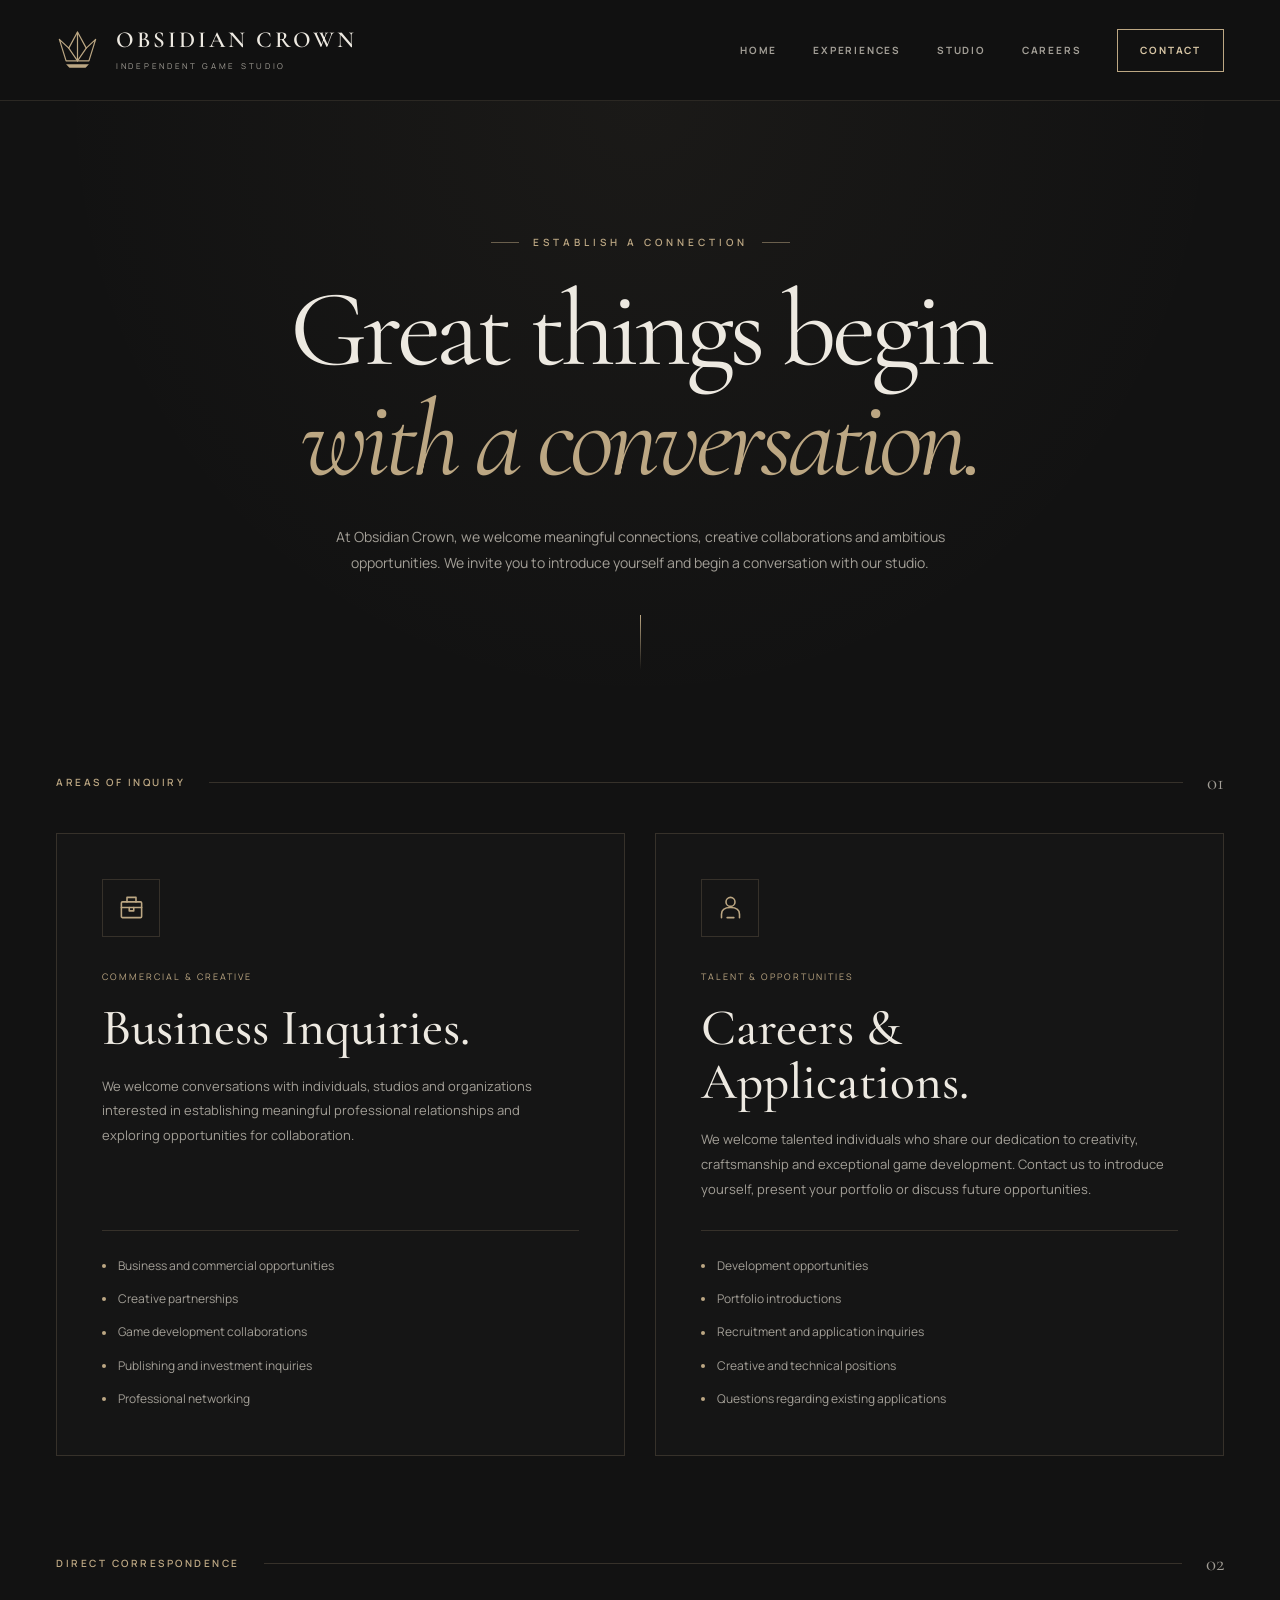
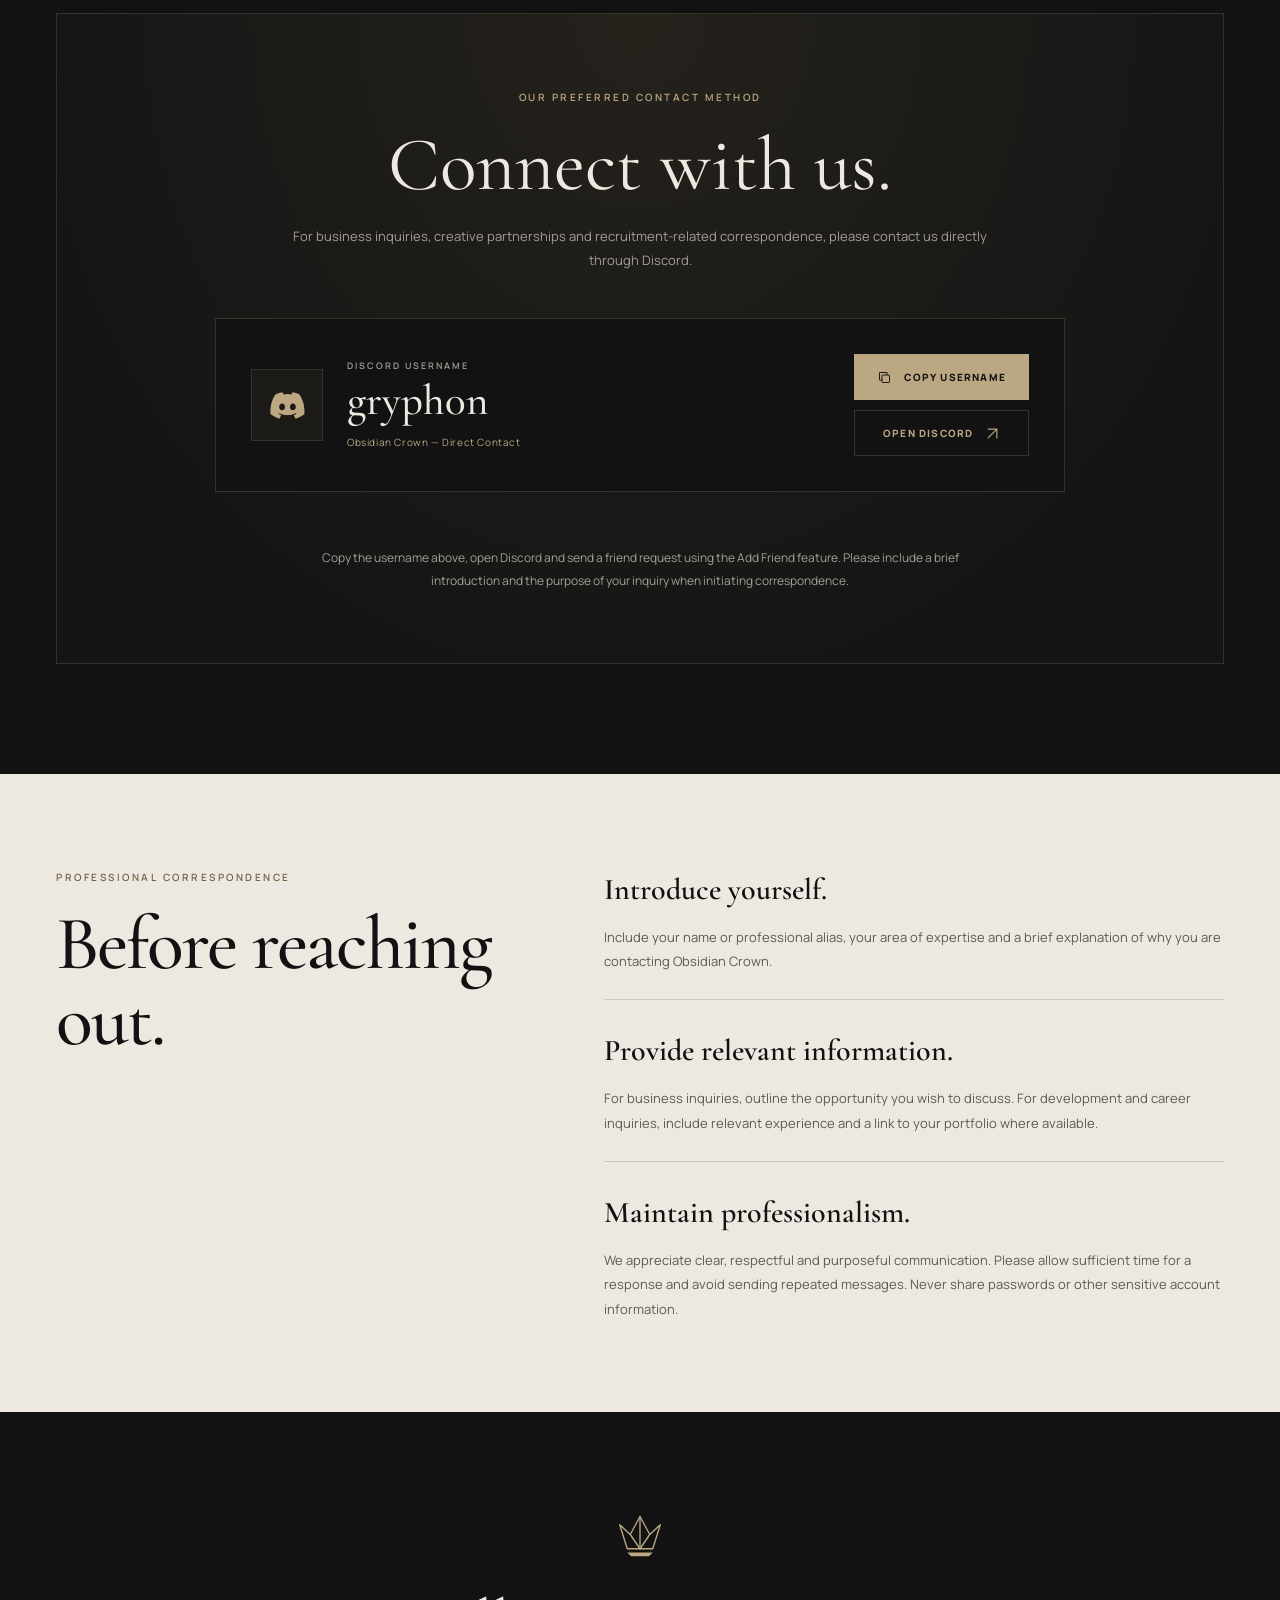
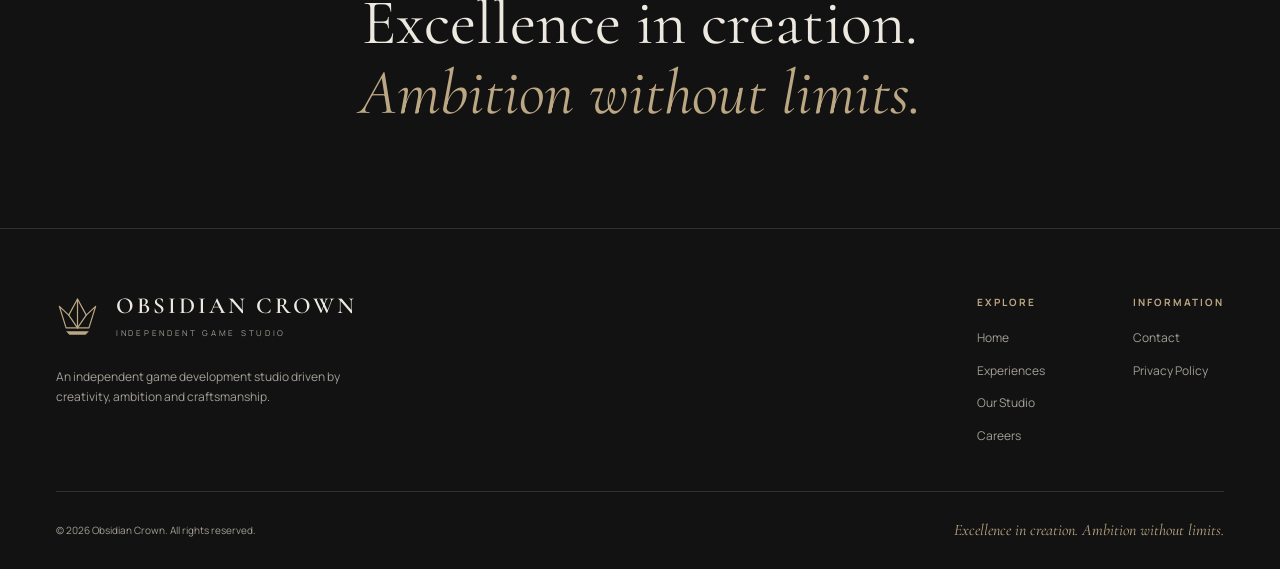
<file: contact.html>
<!DOCTYPE html>
<html lang="en">
<head>
    <meta charset="UTF-8">
    <meta name="viewport" content="width=device-width, initial-scale=1.0">

    <title>Contact — Obsidian Crown</title>
    <link rel="icon" type="image/svg+xml" href="/logo.svg?v=2">
    <link rel="shortcut icon" href="/logo.svg?v=2">

    <meta name="description" content="Connect with Obsidian Crown regarding business opportunities, creative partnerships, careers and applications.">
    <meta name="theme-color" content="#121212">

    <link rel="canonical" href="https://obsidiancrown.org/contact">

    <meta property="og:title" content="Contact — Obsidian Crown">
    <meta property="og:description" content="Great things begin with a conversation.">
    <meta property="og:type" content="website">
    <meta property="og:url" content="https://obsidiancrown.org/contact">

    <link rel="preconnect" href="https://fonts.googleapis.com">
    <link rel="preconnect" href="https://fonts.gstatic.com" crossorigin>

    <link href="https://fonts.googleapis.com/css2?family=Cormorant+Garamond:ital,wght@0,400;0,500;0,600;0,700;1,400;1,500&family=Manrope:wght@400;500;600;700;800&display=swap" rel="stylesheet">

    <style>
        :root {
            --background: #121212;
            --surface: #151515;
            --gold: #BCA783;
            --gold-light: #D9C7A6;
            --ivory: #EDE9E1;
            --muted: #A39F97;
            --border: #36312A;
            --border-subtle: #2B2823;
            --serif: "Cormorant Garamond", Georgia, serif;
            --sans: "Manrope", Arial, sans-serif;
            --max-width: 1440px;
        }

        *,
        *::before,
        *::after {
            box-sizing: border-box;
            margin: 0;
            padding: 0;
        }

        html {
            scroll-behavior: smooth;
            scroll-padding-top: 120px;
        }

        body {
            background: var(--background);
            color: var(--ivory);
            font-family: var(--sans);
            font-size: 14px;
            line-height: 1.7;
            -webkit-font-smoothing: antialiased;
        }

        body.menu-open {
            overflow: hidden;
        }

        a {
            color: inherit;
            text-decoration: none;
        }

        button {
            font: inherit;
            cursor: pointer;
        }

        a,
        button {
            -webkit-tap-highlight-color: transparent;
        }

        a:focus-visible,
        button:focus-visible {
            outline: 1px solid var(--gold);
            outline-offset: 6px;
        }

        svg {
            display: block;
        }

        ::selection {
            background: var(--gold);
            color: var(--background);
        }

        .container {
            width: min(calc(100% - 112px), var(--max-width));
            margin-inline: auto;
        }

        .skip-link {
            position: fixed;
            top: -100px;
            left: 20px;
            padding: 12px 20px;
            background: var(--gold);
            color: var(--background);
            z-index: 1000;
        }

        .skip-link:focus {
            top: 20px;
        }

        .site-header {
            position: sticky;
            top: 0;
            z-index: 100;
            background: rgba(18, 18, 18, 0.96);
            backdrop-filter: blur(18px);
            border-bottom: 1px solid var(--border-subtle);
        }

        .header-inner {
            min-height: 100px;
            display: flex;
            align-items: center;
            justify-content: space-between;
            gap: 40px;
        }

        .brand {
            display: inline-flex;
            align-items: center;
            gap: 17px;
            flex-shrink: 0;
        }

        .brand-mark {
            width: 43px;
            height: 43px;
            color: var(--gold);
            flex-shrink: 0;
        }

        .brand-text {
            display: flex;
            flex-direction: column;
        }

        .brand-name {
            font-family: var(--serif);
            font-size: 23px;
            font-weight: 600;
            line-height: 1.1;
            letter-spacing: 3px;
            text-transform: uppercase;
        }

        .brand-subtitle {
            margin-top: 6px;
            color: var(--muted);
            font-size: 8px;
            letter-spacing: 2.7px;
            text-transform: uppercase;
        }

        .navigation {
            display: flex;
            align-items: center;
            gap: 36px;
        }

        .navigation a {
            position: relative;
            padding-block: 12px;
            color: var(--muted);
            font-size: 10px;
            font-weight: 700;
            letter-spacing: 1.8px;
            text-transform: uppercase;
            transition: color 200ms ease;
        }

        .navigation a:hover,
        .navigation a[aria-current="page"] {
            color: var(--gold-light);
        }

        .navigation .nav-contact {
            padding: 12px 22px;
            border: 1px solid var(--gold);
            color: var(--gold-light);
        }

        .menu-toggle {
            display: none;
            width: 44px;
            height: 44px;
            align-items: center;
            justify-content: center;
            background: transparent;
            border: 1px solid var(--border);
            color: var(--gold);
        }

        .hero {
            position: relative;
            overflow: hidden;
            padding: 125px 0 95px;
            text-align: center;
        }

        .hero::before {
            content: "";
            position: absolute;
            inset: 0;
            background: radial-gradient(
                ellipse at 50% 0%,
                rgba(188, 167, 131, 0.05),
                transparent 65%
            );
            pointer-events: none;
        }

        .hero-inner {
            position: relative;
            max-width: 1150px;
            margin-inline: auto;
        }

        .eyebrow {
            display: inline-flex;
            align-items: center;
            gap: 14px;
            color: var(--gold);
            font-size: 10px;
            font-weight: 600;
            letter-spacing: 4px;
            text-transform: uppercase;
        }

        .eyebrow::before,
        .eyebrow::after {
            content: "";
            width: 28px;
            height: 1px;
            background: var(--gold);
            opacity: 0.5;
        }

        .hero h1 {
            margin: 30px 0;
            font-family: var(--serif);
            font-size: clamp(65px, 8.5vw, 125px);
            font-weight: 400;
            letter-spacing: -0.045em;
            line-height: 0.9;
        }

        .hero h1 em {
            display: block;
            margin-top: 12px;
            color: var(--gold);
            font-weight: 400;
        }

        .hero-description {
            max-width: 650px;
            margin: 35px auto 0;
            color: var(--muted);
            font-size: 14px;
            line-height: 1.9;
        }

        .hero-line {
            width: 1px;
            height: 55px;
            margin: 38px auto 0;
            background: linear-gradient(
                var(--gold),
                transparent
            );
        }

        .section-heading {
            display: flex;
            align-items: center;
            gap: 24px;
            margin-bottom: 32px;
        }

        .section-label {
            color: var(--gold);
            font-size: 10px;
            font-weight: 600;
            letter-spacing: 2.5px;
            text-transform: uppercase;
        }

        .section-rule {
            flex: 1;
            height: 1px;
            background: var(--border);
        }

        .section-number {
            font-family: var(--serif);
            color: var(--muted);
            font-size: 21px;
        }

        .inquiries {
            padding-bottom: 90px;
        }

        .inquiry-grid {
            display: grid;
            grid-template-columns: repeat(2, minmax(0, 1fr));
            gap: 30px;
        }

        .inquiry-card {
            display: flex;
            flex-direction: column;
            padding: 45px;
            background: var(--surface);
            border: 1px solid var(--border);
            transition: border-color 250ms ease;
        }

        .inquiry-card:hover {
            border-color: rgba(188, 167, 131, 0.55);
        }

        .inquiry-icon {
            display: flex;
            align-items: center;
            justify-content: center;
            width: 58px;
            height: 58px;
            margin-bottom: 32px;
            color: var(--gold);
            border: 1px solid var(--border);
        }

        .inquiry-icon svg {
            width: 27px;
            height: 27px;
        }

        .inquiry-category {
            color: var(--gold);
            font-size: 9px;
            letter-spacing: 2px;
            text-transform: uppercase;
        }

        .inquiry-card h2 {
            margin: 18px 0;
            font-family: var(--serif);
            font-size: clamp(37px, 4vw, 54px);
            font-weight: 500;
            line-height: 1.05;
        }

        .inquiry-card p {
            margin-bottom: 28px;
            color: var(--muted);
            font-size: 13px;
            line-height: 1.9;
        }

        .inquiry-list {
            list-style: none;
            margin-top: auto;
            padding-top: 25px;
            border-top: 1px solid var(--border);
        }

        .inquiry-list li {
            display: flex;
            align-items: center;
            gap: 12px;
            margin-bottom: 13px;
            color: var(--muted);
            font-size: 12px;
        }

        .inquiry-list li:last-child {
            margin-bottom: 0;
        }

        .inquiry-list li::before {
            content: "";
            width: 4px;
            height: 4px;
            background: var(--gold);
            border-radius: 50%;
            flex-shrink: 0;
        }

        .direct-contact {
            padding-bottom: 110px;
        }

        .contact-panel {
            position: relative;
            overflow: hidden;
            padding: 70px;
            border: 1px solid var(--border);
            background: radial-gradient(
                ellipse at 50% 0%,
                #25221C,
                #151515 75%
            );
        }

        .contact-intro {
            max-width: 720px;
            margin: 0 auto 45px;
            text-align: center;
        }

        .contact-intro h2 {
            margin: 18px 0;
            font-family: var(--serif);
            font-size: clamp(44px, 6vw, 76px);
            font-weight: 400;
            line-height: 1.05;
        }

        .contact-intro p {
            color: var(--muted);
            font-size: 13px;
            line-height: 1.9;
        }

        .discord-card {
            display: flex;
            align-items: center;
            justify-content: space-between;
            gap: 30px;
            max-width: 850px;
            margin-inline: auto;
            padding: 35px;
            background: var(--background);
            border: 1px solid var(--border);
        }

        .discord-identity {
            display: flex;
            align-items: center;
            gap: 24px;
            min-width: 0;
        }

        .discord-icon {
            display: flex;
            align-items: center;
            justify-content: center;
            width: 72px;
            height: 72px;
            flex-shrink: 0;
            background: #1C1A17;
            border: 1px solid var(--border);
            color: var(--gold);
        }

        .discord-icon svg {
            width: 35px;
            height: 35px;
        }

        .discord-label {
            display: block;
            color: var(--muted);
            font-size: 9px;
            font-weight: 600;
            letter-spacing: 2px;
            text-transform: uppercase;
        }

        .discord-username {
            display: block;
            margin: 4px 0;
            color: var(--ivory);
            font-family: var(--serif);
            font-size: 43px;
            font-weight: 500;
            line-height: 1.1;
            user-select: all;
        }

        .discord-caption {
            color: var(--gold);
            font-size: 10px;
            letter-spacing: 0.6px;
        }

        .contact-actions {
            display: flex;
            flex-direction: column;
            gap: 10px;
            flex-shrink: 0;
        }

        .button {
            display: inline-flex;
            align-items: center;
            justify-content: center;
            gap: 12px;
            min-height: 46px;
            padding: 13px 22px;
            background: var(--gold);
            border: 1px solid var(--gold);
            color: var(--background);
            font-size: 10px;
            font-weight: 800;
            letter-spacing: 1.2px;
            text-transform: uppercase;
            transition:
                background 200ms ease,
                color 200ms ease,
                border-color 200ms ease;
        }

        .button:hover {
            background: var(--gold-light);
            border-color: var(--gold-light);
        }

        .button svg {
            width: 15px;
            height: 15px;
            flex-shrink: 0;
        }

        .button-outline {
            background: transparent;
            border-color: var(--border);
            color: var(--gold);
        }

        .button-outline:hover {
            background: var(--gold);
            border-color: var(--gold);
            color: var(--background);
        }

        .copy-feedback {
            min-height: 25px;
            margin-top: 15px;
            color: var(--gold-light);
            font-size: 11px;
            text-align: center;
        }

        .contact-instructions {
            max-width: 700px;
            margin: 15px auto 0;
            color: var(--muted);
            font-size: 12px;
            line-height: 1.9;
            text-align: center;
        }

        .guidelines {
            padding: 90px 0;
            background: var(--ivory);
            color: var(--background);
        }

        .guidelines-inner {
            display: grid;
            grid-template-columns: 0.85fr 1.15fr;
            gap: 90px;
        }

        .guidelines .section-label {
            color: #756344;
        }

        .guidelines h2 {
            margin-top: 18px;
            font-family: var(--serif);
            font-size: clamp(48px, 6vw, 76px);
            font-weight: 500;
            line-height: 1;
            letter-spacing: -2px;
        }

        .guideline-item {
            padding: 25px 0;
            border-bottom: 1px solid rgba(18, 18, 18, 0.15);
        }

        .guideline-item:first-child {
            padding-top: 0;
        }

        .guideline-item:last-child {
            padding-bottom: 0;
            border-bottom: none;
        }

        .guideline-item h3 {
            margin-bottom: 10px;
            font-family: var(--serif);
            font-size: 30px;
            font-weight: 600;
        }

        .guideline-item p {
            color: #5E5A53;
            font-size: 13px;
            line-height: 1.9;
        }

        .philosophy {
            padding: 100px 0;
            text-align: center;
            border-bottom: 1px solid var(--border);
        }

        .philosophy-mark {
            width: 48px;
            height: 48px;
            margin: 0 auto 28px;
            color: var(--gold);
        }

        .philosophy h2 {
            font-family: var(--serif);
            font-size: clamp(38px, 5vw, 65px);
            font-weight: 400;
            line-height: 1.1;
        }

        .philosophy h2 em {
            color: var(--gold);
            font-weight: 400;
        }

        .site-footer {
            padding: 65px 0 25px;
        }

        .footer-main {
            display: flex;
            align-items: flex-start;
            justify-content: space-between;
            gap: 50px;
            padding-bottom: 45px;
        }

        .footer-brand p {
            max-width: 340px;
            margin-top: 22px;
            color: var(--muted);
            font-size: 12px;
        }

        .footer-links {
            display: grid;
            grid-template-columns: repeat(2, 1fr);
            gap: 65px;
        }

        .footer-column {
            display: flex;
            flex-direction: column;
            gap: 12px;
        }

        .footer-column h3 {
            margin-bottom: 5px;
            color: var(--gold);
            font-size: 10px;
            font-weight: 700;
            letter-spacing: 2px;
            text-transform: uppercase;
        }

        .footer-column a {
            color: var(--muted);
            font-size: 12px;
            transition: color 200ms ease;
        }

        .footer-column a:hover {
            color: var(--ivory);
        }

        .footer-bottom {
            display: flex;
            align-items: center;
            justify-content: space-between;
            gap: 25px;
            padding-top: 25px;
            border-top: 1px solid var(--border);
            color: var(--muted);
            font-size: 10px;
        }

        .footer-motto {
            font-family: var(--serif);
            font-size: 16px;
            font-style: italic;
            color: var(--gold);
        }

        .reveal-ready {
            opacity: 0;
            transform: translateY(18px);
            transition:
                opacity 650ms ease,
                transform 650ms ease;
        }

        .reveal-ready.visible {
            opacity: 1;
            transform: translateY(0);
        }

        @media (max-width: 1100px) {
            .container {
                width: calc(100% - 72px);
            }

            .navigation {
                gap: 23px;
            }

            .brand-name {
                font-size: 19px;
            }

            .inquiry-card {
                padding: 35px;
            }

            .contact-panel {
                padding: 50px;
            }

            .guidelines-inner {
                gap: 50px;
            }
        }

        @media (max-width: 850px) {
            .header-inner {
                min-height: 82px;
            }

            .menu-toggle {
                display: flex;
            }

            .navigation {
                display: none;
                position: absolute;
                top: 100%;
                left: 0;
                right: 0;
                height: calc(100dvh - 82px);
                padding: 40px 36px;
                background: var(--background);
                flex-direction: column;
                align-items: stretch;
                gap: 10px;
                overflow-y: auto;
            }

            .navigation.open {
                display: flex;
            }

            .navigation a {
                padding: 20px 0;
                font-size: 13px;
                border-bottom: 1px solid var(--border);
            }

            .navigation .nav-contact {
                padding: 18px;
                margin-top: 15px;
                text-align: center;
            }

            .hero {
                padding: 90px 0 65px;
            }

            .inquiry-grid {
                grid-template-columns: 1fr;
                gap: 24px;
            }

            .discord-card {
                flex-direction: column;
                align-items: stretch;
            }

            .contact-actions {
                flex-direction: row;
            }

            .contact-actions .button {
                flex: 1;
            }

            .guidelines-inner {
                grid-template-columns: 1fr;
                gap: 40px;
            }

            .footer-main {
                flex-direction: column;
            }
        }

        @media (max-width: 560px) {
            .container {
                width: calc(100% - 40px);
            }

            .brand {
                gap: 10px;
            }

            .brand-mark {
                width: 33px;
                height: 33px;
            }

            .brand-name {
                font-size: 17px;
                letter-spacing: 1.6px;
            }

            .brand-subtitle {
                font-size: 6px;
                letter-spacing: 1.8px;
            }

            .hero {
                padding: 75px 0 55px;
            }

            .hero h1 {
                font-size: clamp(51px, 11vw, 75px);
            }

            .eyebrow {
                font-size: 8px;
                letter-spacing: 2.4px;
            }

            .eyebrow::before,
            .eyebrow::after {
                width: 14px;
            }

            .hero-description {
                font-size: 12px;
            }

            .inquiries {
                padding-bottom: 65px;
            }

            .inquiry-card {
                padding: 28px;
            }

            .inquiry-card h2 {
                font-size: 40px;
            }

            .inquiry-icon {
                width: 48px;
                height: 48px;
                margin-bottom: 25px;
            }

            .contact-panel {
                padding: 30px 20px;
            }

            .discord-card {
                padding: 22px;
                gap: 25px;
            }

            .discord-identity {
                gap: 16px;
            }

            .discord-icon {
                width: 52px;
                height: 52px;
            }

            .discord-icon svg {
                width: 27px;
                height: 27px;
            }

            .discord-username {
                font-size: 36px;
            }

            .discord-label {
                font-size: 8px;
                letter-spacing: 1.4px;
            }

            .contact-actions {
                flex-direction: column;
            }

            .direct-contact {
                padding-bottom: 65px;
            }

            .guidelines {
                padding: 65px 0;
            }

            .philosophy {
                padding: 75px 0;
            }

            .footer-links {
                width: 100%;
                gap: 25px;
            }

            .footer-bottom {
                flex-direction: column;
                align-items: flex-start;
                gap: 10px;
            }
        }

        @media (prefers-reduced-motion: reduce) {
            *,
            *::before,
            *::after {
                scroll-behavior: auto !important;
                animation: none !important;
                transition: none !important;
            }

            .reveal-ready {
                opacity: 1;
                transform: none;
            }
        }
    </style>
</head>

<body>

    <svg
        xmlns="http://www.w3.org/2000/svg"
        width="0"
        height="0"
        aria-hidden="true"
        style="position:absolute;overflow:hidden"
    >
        <symbol id="crown-symbol" viewBox="0 0 64 64">
            <g
                fill="none"
                stroke="currentColor"
                stroke-width="1.8"
                stroke-linecap="round"
                stroke-linejoin="round"
            >
                <path d="M5 17L19 30L32 6L45 30L59 17L49 49H15L5 17Z"/>
                <path d="M19 30L32 49L45 30"/>
                <path d="M32 6V49"/>
            </g>

            <path
                d="M15 54H49L44 59H20Z"
                fill="currentColor"
            />
        </symbol>

        <symbol id="arrow-symbol" viewBox="0 0 24 24">
            <path
                d="M5 19L19 5M5 5H19V19"
                fill="none"
                stroke="currentColor"
                stroke-width="1.8"
                stroke-linecap="round"
                stroke-linejoin="round"
            />
        </symbol>

        <symbol id="business-symbol" viewBox="0 0 24 24">
            <g
                fill="none"
                stroke="currentColor"
                stroke-width="1.4"
                stroke-linecap="round"
                stroke-linejoin="round"
            >
                <rect x="3" y="7" width="18" height="14" rx="1"/>
                <path d="M8 7V3H16V7"/>
                <path d="M3 12H21"/>
                <path d="M10 12V15H14V12"/>
            </g>
        </symbol>

        <symbol id="careers-symbol" viewBox="0 0 24 24">
            <g
                fill="none"
                stroke="currentColor"
                stroke-width="1.4"
                stroke-linecap="round"
                stroke-linejoin="round"
            >
                <circle cx="12" cy="7" r="4"/>
                <path d="M4 21V18C4 14 7 12 12 12C17 12 20 14 20 18V21"/>
                <path d="M9 21H15"/>
            </g>
        </symbol>

        <symbol id="copy-symbol" viewBox="0 0 24 24">
            <g
                fill="none"
                stroke="currentColor"
                stroke-width="1.5"
                stroke-linejoin="round"
            >
                <rect x="8" y="8" width="12" height="12" rx="1"/>
                <path d="M16 8V4H4V16H8"/>
            </g>
        </symbol>

        <symbol id="discord-symbol" viewBox="0 0 24 24">
            <path
                fill="currentColor"
                d="M20.3 4.4a19.8 19.8 0 0 0-4.9-1.5c-.2.4-.5 1-.7 1.5a18.4 18.4 0 0 0-5.4 0c-.2-.5-.5-1.1-.7-1.5a19.8 19.8 0 0 0-4.9 1.5C.6 9 .1 13.5.4 18a20 20 0 0 0 6 3c.5-.7.9-1.5 1.3-2.3-.7-.3-1.3-.6-1.9-1l.5-.4c3.7 1.7 7.7 1.7 11.4 0l.5.4c-.6.4-1.2.7-1.9 1 .4.8.8 1.6 1.3 2.3a20 20 0 0 0 6-3c.4-5.2-.8-9.7-3.3-13.6ZM8.3 15.3c-1.1 0-2-1-2-2.3s.9-2.3 2-2.3 2 1 2 2.3-.9 2.3-2 2.3Zm7.4 0c-1.1 0-2-1-2-2.3s.9-2.3 2-2.3 2 1 2 2.3-.9 2.3-2 2.3Z"
            />
        </symbol>
    </svg>

    <a class="skip-link" href="#main">
        Skip to content
    </a>

    <header class="site-header">
        <div class="container header-inner">

            <a class="brand" href="/" aria-label="Obsidian Crown home">

                <svg class="brand-mark" aria-hidden="true">
                    <use href="#crown-symbol"></use>
                </svg>

                <span class="brand-text">
                    <span class="brand-name">
                        Obsidian Crown
                    </span>

                    <span class="brand-subtitle">
                        Independent Game Studio
                    </span>
                </span>

            </a>

            <button
                class="menu-toggle"
                id="menuToggle"
                type="button"
                aria-label="Open navigation"
                aria-expanded="false"
                aria-controls="navigation"
            >
                <svg
                    width="22"
                    height="22"
                    viewBox="0 0 24 24"
                    fill="none"
                    stroke="currentColor"
                    stroke-width="1.5"
                    aria-hidden="true"
                >
                    <path d="M4 6H20M4 12H20M4 18H20"/>
                </svg>
            </button>

            <nav
                class="navigation"
                id="navigation"
                aria-label="Main navigation"
            >
                <a href="/">Home</a>
                <a href="/games">Experiences</a>
                <a href="/#studio">Studio</a>
                <a href="/careers">Careers</a>

                <a
                    href="/contact"
                    class="nav-contact"
                    aria-current="page"
                >
                    Contact
                </a>
            </nav>

        </div>
    </header>

    <main id="main">

        <section class="hero">
            <div class="container hero-inner">

                <span class="eyebrow">
                    Establish a Connection
                </span>

                <h1>
                    Great things begin
                    <em>with a conversation.</em>
                </h1>

                <p class="hero-description">
                    At Obsidian Crown, we welcome meaningful
                    connections, creative collaborations and
                    ambitious opportunities. We invite you
                    to introduce yourself and begin a conversation
                    with our studio.
                </p>

                <div class="hero-line" aria-hidden="true"></div>

            </div>
        </section>

        <section class="inquiries container">

            <div class="section-heading">

                <span class="section-label">
                    Areas of Inquiry
                </span>

                <span class="section-rule"></span>

                <span class="section-number">01</span>

            </div>

            <div class="inquiry-grid">

                <article class="inquiry-card" data-reveal>

                    <div class="inquiry-icon">

                        <svg aria-hidden="true">
                            <use href="#business-symbol"></use>
                        </svg>

                    </div>

                    <span class="inquiry-category">
                        Commercial & Creative
                    </span>

                    <h2>Business Inquiries.</h2>

                    <p>
                        We welcome conversations with individuals,
                        studios and organizations interested in
                        establishing meaningful professional
                        relationships and exploring opportunities
                        for collaboration.
                    </p>

                    <ul class="inquiry-list">
                        <li>Business and commercial opportunities</li>
                        <li>Creative partnerships</li>
                        <li>Game development collaborations</li>
                        <li>Publishing and investment inquiries</li>
                        <li>Professional networking</li>
                    </ul>

                </article>

                <article class="inquiry-card" data-reveal>

                    <div class="inquiry-icon">

                        <svg aria-hidden="true">
                            <use href="#careers-symbol"></use>
                        </svg>

                    </div>

                    <span class="inquiry-category">
                        Talent & Opportunities
                    </span>

                    <h2>Careers & Applications.</h2>

                    <p>
                        We welcome talented individuals who share
                        our dedication to creativity, craftsmanship
                        and exceptional game development. Contact
                        us to introduce yourself, present your
                        portfolio or discuss future opportunities.
                    </p>

                    <ul class="inquiry-list">
                        <li>Development opportunities</li>
                        <li>Portfolio introductions</li>
                        <li>Recruitment and application inquiries</li>
                        <li>Creative and technical positions</li>
                        <li>Questions regarding existing applications</li>
                    </ul>

                </article>

            </div>

        </section>

        <section class="direct-contact container" id="discord">

            <div class="section-heading">

                <span class="section-label">
                    Direct Correspondence
                </span>

                <span class="section-rule"></span>

                <span class="section-number">02</span>

            </div>

            <div class="contact-panel" data-reveal>

                <div class="contact-intro">

                    <span class="section-label">
                        Our Preferred Contact Method
                    </span>

                    <h2>Connect with us.</h2>

                    <p>
                        For business inquiries, creative partnerships
                        and recruitment-related correspondence,
                        please contact us directly through Discord.
                    </p>

                </div>

                <div class="discord-card">

                    <div class="discord-identity">

                        <div class="discord-icon">

                            <svg aria-hidden="true">
                                <use href="#discord-symbol"></use>
                            </svg>

                        </div>

                        <div>

                            <span class="discord-label">
                                Discord Username
                            </span>

                            <span
                                class="discord-username"
                                id="discordUsername"
                            >
                                gryph0n
                            </span>

                            <span class="discord-caption">
                                Obsidian Crown — Direct Contact
                            </span>

                        </div>

                    </div>

                    <div class="contact-actions">

                        <button
                            class="button"
                            id="copyUsername"
                            type="button"
                        >
                            <svg aria-hidden="true">
                                <use href="#copy-symbol"></use>
                            </svg>

                            <span id="copyButtonText">
                                Copy Username
                            </span>
                        </button>

                        <a
                            class="button button-outline"
                            href="https://discord.com/channels/@me"
                            target="_blank"
                            rel="noopener noreferrer"
                        >
                            Open Discord

                            <svg aria-hidden="true">
                                <use href="#arrow-symbol"></use>
                            </svg>
                        </a>

                    </div>

                </div>

                <p
                    class="copy-feedback"
                    id="copyFeedback"
                    role="status"
                    aria-live="polite"
                ></p>

                <p class="contact-instructions">
                    Copy the username above, open Discord and
                    send a friend request using the Add Friend
                    feature. Please include a brief introduction
                    and the purpose of your inquiry when initiating
                    correspondence.
                </p>

            </div>

        </section>

        <section class="guidelines">
            <div class="container guidelines-inner">

                <div>

                    <span class="section-label">
                        Professional Correspondence
                    </span>

                    <h2>
                        Before reaching out.
                    </h2>

                </div>

                <div>

                    <article class="guideline-item">

                        <h3>Introduce yourself.</h3>

                        <p>
                            Include your name or professional alias,
                            your area of expertise and a brief
                            explanation of why you are contacting
                            Obsidian Crown.
                        </p>

                    </article>

                    <article class="guideline-item">

                        <h3>Provide relevant information.</h3>

                        <p>
                            For business inquiries, outline the
                            opportunity you wish to discuss.
                            For development and career inquiries,
                            include relevant experience and a
                            link to your portfolio where available.
                        </p>

                    </article>

                    <article class="guideline-item">

                        <h3>Maintain professionalism.</h3>

                        <p>
                            We appreciate clear, respectful and
                            purposeful communication. Please allow
                            sufficient time for a response and
                            avoid sending repeated messages.
                            Never share passwords or other
                            sensitive account information.
                        </p>

                    </article>

                </div>

            </div>
        </section>

        <section class="philosophy">
            <div class="container" data-reveal>

                <svg class="philosophy-mark" aria-hidden="true">
                    <use href="#crown-symbol"></use>
                </svg>

                <h2>
                    Excellence in creation.<br>
                    <em>Ambition without limits.</em>
                </h2>

            </div>
        </section>

    </main>

    <footer class="site-footer">
        <div class="container">

            <div class="footer-main">

                <div class="footer-brand">

                    <a
                        class="brand"
                        href="/"
                        aria-label="Obsidian Crown home"
                    >

                        <svg class="brand-mark" aria-hidden="true">
                            <use href="#crown-symbol"></use>
                        </svg>

                        <span class="brand-text">

                            <span class="brand-name">
                                Obsidian Crown
                            </span>

                            <span class="brand-subtitle">
                                Independent Game Studio
                            </span>

                        </span>

                    </a>

                    <p>
                        An independent game development studio
                        driven by creativity, ambition and
                        craftsmanship.
                    </p>

                </div>

                <div class="footer-links">

                    <div class="footer-column">

                        <h3>Explore</h3>

                        <a href="/">Home</a>
                        <a href="/games">Experiences</a>
                        <a href="/#studio">Our Studio</a>
                        <a href="/careers">Careers</a>

                    </div>

                    <div class="footer-column">

                        <h3>Information</h3>

                        <a href="/contact">Contact</a>
                        <a href="/privacy">Privacy Policy</a>

                    </div>

                </div>

            </div>

            <div class="footer-bottom">

                <span>
                    &copy; <span id="copyrightYear">2026</span>
                    Obsidian Crown. All rights reserved.
                </span>

                <span class="footer-motto">
                    Excellence in creation. Ambition without limits.
                </span>

            </div>

        </div>
    </footer>

    <script>
        (() => {
            "use strict";

            const menuToggle =
                document.getElementById("menuToggle");

            const navigation =
                document.getElementById("navigation");

            const menuOpenIcon = `
                <svg
                    width="22"
                    height="22"
                    viewBox="0 0 24 24"
                    fill="none"
                    stroke="currentColor"
                    stroke-width="1.5"
                    aria-hidden="true"
                >
                    <path d="M4 6H20M4 12H20M4 18H20"/>
                </svg>
            `;

            const menuCloseIcon = `
                <svg
                    width="22"
                    height="22"
                    viewBox="0 0 24 24"
                    fill="none"
                    stroke="currentColor"
                    stroke-width="1.5"
                    aria-hidden="true"
                >
                    <path d="M5 5L19 19M19 5L5 19"/>
                </svg>
            `;

            function setMenu(open) {
                navigation.classList.toggle("open", open);

                document.body.classList.toggle(
                    "menu-open",
                    open
                );

                menuToggle.setAttribute(
                    "aria-expanded",
                    String(open)
                );

                menuToggle.setAttribute(
                    "aria-label",
                    open
                        ? "Close navigation"
                        : "Open navigation"
                );

                menuToggle.innerHTML = open
                    ? menuCloseIcon
                    : menuOpenIcon;
            }

            menuToggle.addEventListener("click", () => {
                setMenu(
                    menuToggle.getAttribute("aria-expanded") !== "true"
                );
            });

            navigation.querySelectorAll("a").forEach(link => {
                link.addEventListener("click", () => {
                    setMenu(false);
                });
            });

            document.addEventListener("keydown", event => {
                if (
                    event.key === "Escape" &&
                    menuToggle.getAttribute("aria-expanded") === "true"
                ) {
                    setMenu(false);
                    menuToggle.focus();
                }
            });

            window.matchMedia(
                "(min-width: 851px)"
            ).addEventListener("change", event => {
                if (event.matches) {
                    setMenu(false);
                }
            });

            const usernameElement =
                document.getElementById("discordUsername");

            const copyButton =
                document.getElementById("copyUsername");

            const copyButtonText =
                document.getElementById("copyButtonText");

            const copyFeedback =
                document.getElementById("copyFeedback");

            let feedbackTimer;

            function resetCopyFeedback() {
                window.clearTimeout(feedbackTimer);

                feedbackTimer = window.setTimeout(() => {
                    copyButtonText.textContent = "Copy Username";
                    copyFeedback.textContent = "";
                }, 4000);
            }

            copyButton.addEventListener("click", async () => {
                const username =
                    usernameElement.textContent.trim();

                try {
                    if (
                        !navigator.clipboard ||
                        !window.isSecureContext
                    ) {
                        throw new Error("Clipboard unavailable");
                    }

                    await navigator.clipboard.writeText(username);

                    copyButtonText.textContent = "Copied";

                    copyFeedback.textContent =
                        "Discord username copied to clipboard.";

                } catch {
                    const selection = window.getSelection();

                    if (selection) {
                        const range = document.createRange();

                        range.selectNodeContents(usernameElement);

                        selection.removeAllRanges();
                        selection.addRange(range);
                    }

                    copyButtonText.textContent = "Copy Username";

                    copyFeedback.textContent =
                        "Please copy the displayed username manually.";
                }

                resetCopyFeedback();
            });

            const reducedMotion = window.matchMedia(
                "(prefers-reduced-motion: reduce)"
            ).matches;

            if (
                "IntersectionObserver" in window &&
                !reducedMotion
            ) {
                const observer = new IntersectionObserver(
                    entries => {
                        entries.forEach(entry => {
                            if (entry.isIntersecting) {
                                entry.target.classList.add(
                                    "visible"
                                );

                                observer.unobserve(entry.target);
                            }
                        });
                    },
                    {
                        threshold: 0.08
                    }
                );

                document
                    .querySelectorAll("[data-reveal]")
                    .forEach(element => {
                        element.classList.add("reveal-ready");
                        observer.observe(element);
                    });
            }

            document.getElementById(
                "copyrightYear"
            ).textContent = new Date().getFullYear();

        })();
    </script>

</body>
</html>
</file>
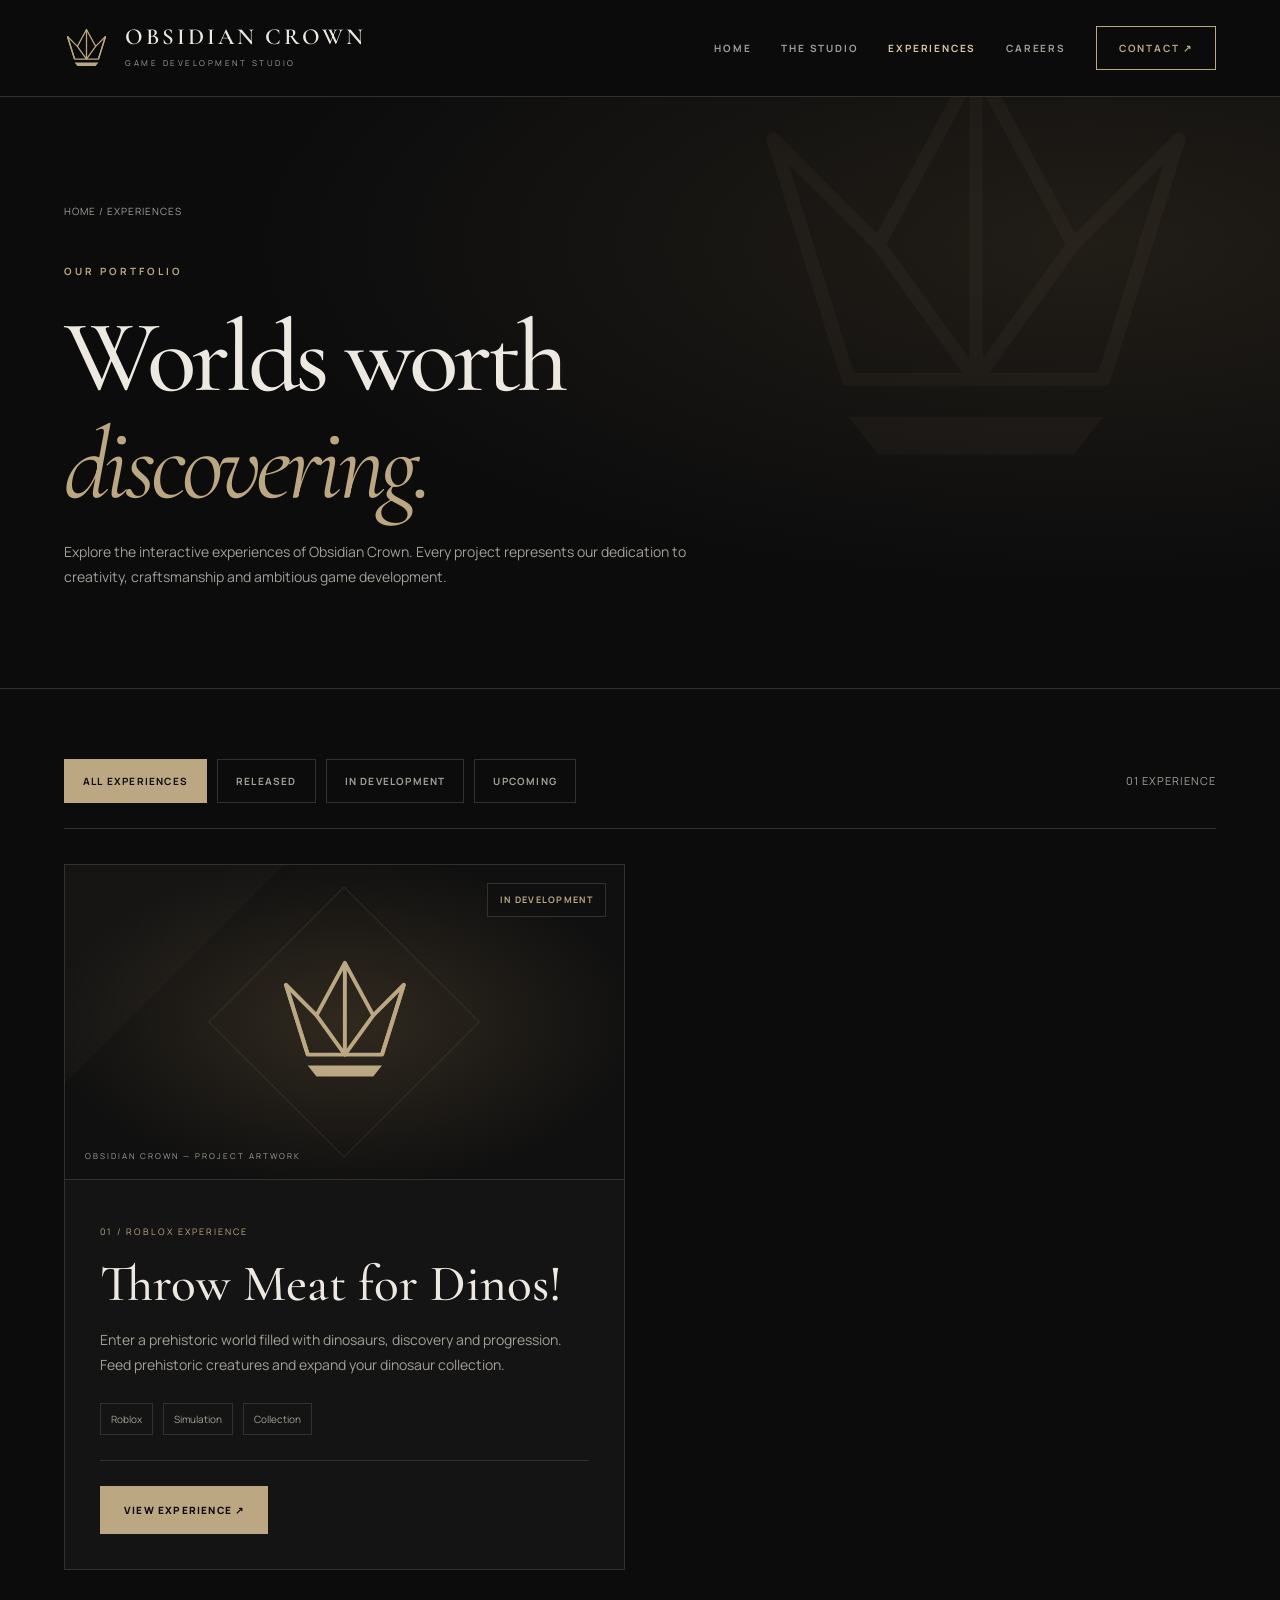
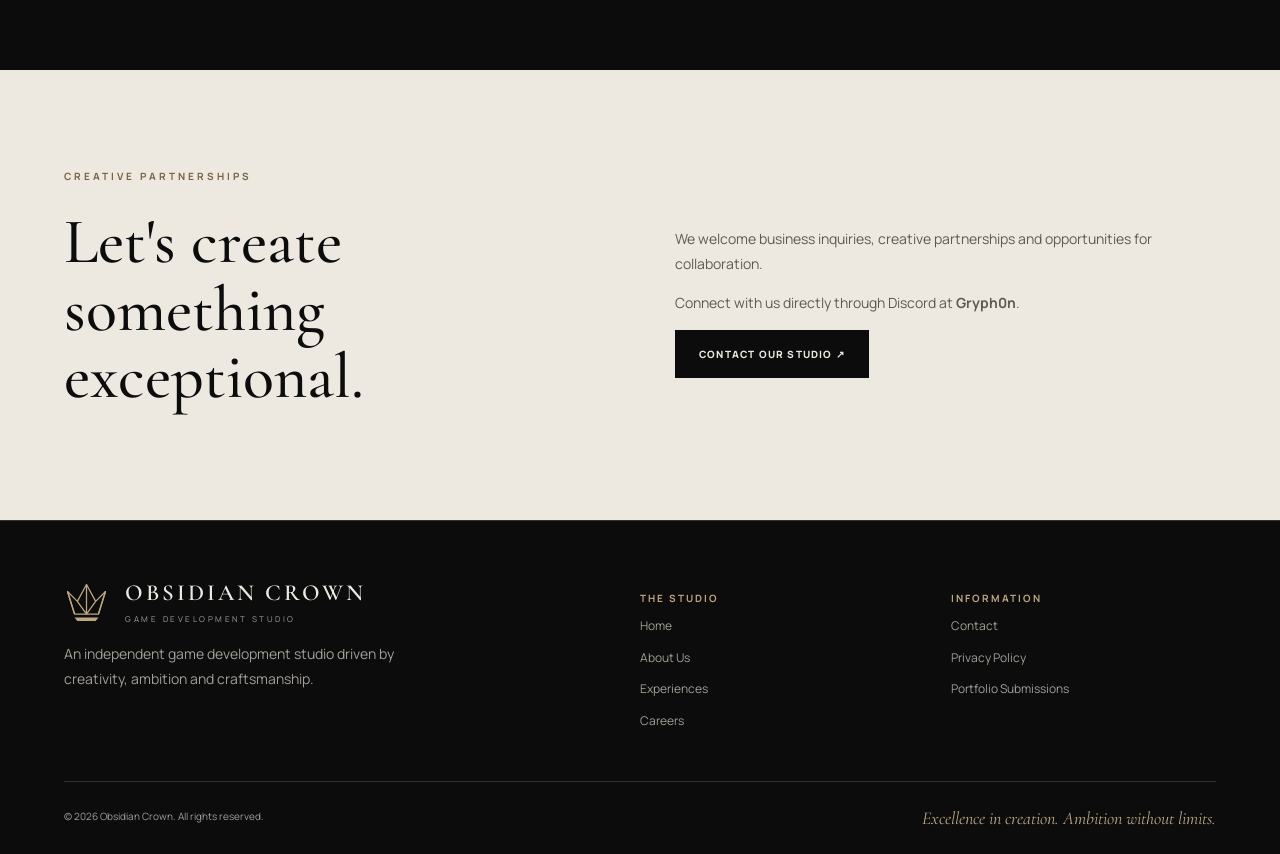
<file: games.html>
<!DOCTYPE html>
<html lang="en">
<head>
<meta charset="UTF-8">
<meta name="viewport" content="width=device-width, initial-scale=1">
<title>Experiences — Obsidian Crown</title>
<link rel="icon" type="image/svg+xml" href="/logo.svg?v=2">
<link rel="shortcut icon" href="/logo.svg?v=2">
<meta name="description" content="Explore the interactive experiences created by Obsidian Crown.">
<meta name="theme-color" content="#0C0C0D">
<link rel="canonical" href="https://obsidiancrown.org/games">
<link rel="preconnect" href="https://fonts.googleapis.com">
<link rel="preconnect" href="https://fonts.gstatic.com" crossorigin>
<link href="https://fonts.googleapis.com/css2?family=Cormorant+Garamond:ital,wght@0,400;0,500;0,600;1,400&family=Manrope:wght@400;500;600;700;800&display=swap" rel="stylesheet">

<style>
:root {
    --black: #0C0C0D;
    --surface: #141414;
    --gold: #BCA783;
    --gold-light: #D9C7A6;
    --ivory: #EDE9E1;
    --muted: #A39F97;
    --border: #34312B;
    --serif: "Cormorant Garamond", Georgia, serif;
    --sans: "Manrope", Arial, sans-serif;
}

* { box-sizing: border-box; }

body {
    margin: 0;
    background: var(--black);
    color: var(--ivory);
    font-family: var(--sans);
    line-height: 1.8;
}

a { color: inherit; text-decoration: none; }
button { font: inherit; cursor: pointer; }

a:focus-visible, button:focus-visible {
    outline: 2px solid var(--gold);
    outline-offset: 5px;
}

.container {
    width: min(90%, 1440px);
    margin: auto;
}

header {
    position: sticky;
    top: 0;
    z-index: 100;
    background: rgba(12,12,13,.97);
    border-bottom: 1px solid var(--border);
    backdrop-filter: blur(16px);
}

.navbar {
    min-height: 96px;
    display: flex;
    justify-content: space-between;
    align-items: center;
    gap: 30px;
}

.brand {
    display: flex;
    align-items: center;
    gap: 16px;
}

.brand-mark {
    width: 45px;
    height: 45px;
    color: var(--gold);
    flex-shrink: 0;
}

.brand-name {
    display: block;
    font: 600 23px/1.1 var(--serif);
    letter-spacing: 3px;
    text-transform: uppercase;
}

.brand-subtitle {
    display: block;
    margin-top: 6px;
    font-size: 8px;
    letter-spacing: 2.5px;
    color: var(--muted);
}

.navigation {
    display: flex;
    align-items: center;
    gap: 30px;
}

.navigation a {
    color: var(--muted);
    font-size: 10px;
    font-weight: 700;
    letter-spacing: 1.8px;
    text-transform: uppercase;
}

.navigation a:hover,
.navigation a[aria-current="page"] {
    color: var(--gold-light);
}

.navigation .nav-contact {
    border: 1px solid var(--gold);
    color: var(--gold);
    padding: 12px 22px;
}

.menu-toggle {
    display: none;
    color: var(--gold);
    background: transparent;
    border: 1px solid var(--border);
    padding: 8px 14px;
    font-size: 22px;
}

.hero {
    position: relative;
    overflow: hidden;
    padding: 105px 0 85px;
    border-bottom: 1px solid var(--border);
    background: radial-gradient(ellipse at 85% 25%, #211D17, transparent 55%);
}

.hero-decoration {
    position: absolute;
    width: 480px;
    height: 480px;
    right: 5%;
    top: -70px;
    color: var(--gold);
    opacity: .045;
    pointer-events: none;
}

.hero .container { position: relative; }

.breadcrumb {
    color: var(--muted);
    font-size: 10px;
    letter-spacing: 1px;
    text-transform: uppercase;
    margin-bottom: 35px;
}

.breadcrumb a:hover { color: var(--gold); }

.eyebrow {
    color: var(--gold);
    font-size: 10px;
    letter-spacing: 3px;
    font-weight: 700;
    text-transform: uppercase;
}

h1, h2, h3 {
    font-family: var(--serif);
    font-weight: 500;
    line-height: 1.05;
}

h1 {
    font-size: clamp(65px, 8vw, 120px);
    letter-spacing: -.045em;
    margin: 20px 0;
}

h1 em, h2 em {
    color: var(--gold);
    font-weight: 400;
}

h2 {
    font-size: clamp(45px, 5vw, 75px);
    margin: 20px 0;
}

p {
    color: var(--muted);
    font-size: 14px;
}

.hero p { max-width: 650px; }

.portfolio { padding: 70px 0 100px; }

.portfolio-toolbar {
    display: flex;
    align-items: center;
    justify-content: space-between;
    gap: 25px;
    flex-wrap: wrap;
    padding-bottom: 25px;
    margin-bottom: 35px;
    border-bottom: 1px solid var(--border);
}

.filters {
    display: flex;
    gap: 10px;
    flex-wrap: wrap;
}

.filter {
    background: transparent;
    border: 1px solid var(--border);
    color: var(--muted);
    padding: 12px 18px;
    font-size: 10px;
    font-weight: 700;
    letter-spacing: 1.2px;
    text-transform: uppercase;
    transition: .2s;
}

.filter:hover {
    border-color: var(--gold);
    color: var(--gold);
}

.filter.active {
    background: var(--gold);
    color: var(--black);
    border-color: var(--gold);
}

.project-count {
    color: var(--muted);
    font-size: 11px;
    letter-spacing: 1px;
    text-transform: uppercase;
}

.project-grid {
    display: grid;
    grid-template-columns: repeat(2, minmax(0, 1fr));
    gap: 30px;
}

.project-card {
    background: var(--surface);
    border: 1px solid var(--border);
    overflow: hidden;
    transition: border-color .25s, transform .25s;
}

.project-card:hover {
    border-color: var(--gold);
    transform: translateY(-4px);
}

.project-card[hidden] { display: none; }

.project-art {
    position: relative;
    aspect-ratio: 16 / 9;
    display: grid;
    place-items: center;
    overflow: hidden;
    background:
        linear-gradient(135deg, #BCA78308 25%, transparent 25%),
        radial-gradient(ellipse, #30291F, #101010 75%);
    border-bottom: 1px solid var(--border);
}

.project-art::before {
    content: "";
    position: absolute;
    width: 34%;
    aspect-ratio: 1;
    border: 1px solid #BCA78322;
    transform: rotate(45deg);
}

.project-art svg {
    width: 25%;
    color: var(--gold);
    position: relative;
}

.project-art img {
    width: 100%;
    height: 100%;
    object-fit: cover;
    position: absolute;
    inset: 0;
}

.artwork-label {
    position: absolute;
    bottom: 15px;
    left: 20px;
    font-size: 8px;
    letter-spacing: 2px;
    color: var(--muted);
    text-transform: uppercase;
}

.project-status {
    position: absolute;
    top: 18px;
    right: 18px;
    background: #101010E8;
    border: 1px solid var(--border);
    color: var(--gold);
    font-size: 9px;
    letter-spacing: 1.3px;
    font-weight: 700;
    padding: 8px 12px;
    text-transform: uppercase;
}

.project-content { padding: 35px; }

.project-category {
    color: var(--gold);
    font-size: 9px;
    letter-spacing: 2px;
    text-transform: uppercase;
}

.project-content h2 {
    font-size: clamp(34px, 4vw, 52px);
    margin: 15px 0;
}

.project-meta {
    display: flex;
    flex-wrap: wrap;
    gap: 10px;
    margin: 25px 0;
}

.project-meta span {
    padding: 6px 10px;
    border: 1px solid var(--border);
    color: var(--muted);
    font-size: 10px;
}

.project-footer {
    border-top: 1px solid var(--border);
    padding-top: 25px;
}

.button {
    display: inline-flex;
    align-items: center;
    justify-content: center;
    padding: 14px 23px;
    background: var(--gold);
    border: 1px solid var(--gold);
    color: var(--black);
    font-size: 10px;
    font-weight: 800;
    letter-spacing: 1.2px;
    text-transform: uppercase;
    transition: .2s;
}

.button:hover {
    background: var(--gold-light);
    border-color: var(--gold-light);
}

.empty-state {
    text-align: center;
    border: 1px solid var(--border);
    padding: 70px 25px;
}

.empty-state h2 { font-size: 42px; }

.collaboration {
    background: var(--ivory);
    color: var(--black);
    padding: 90px 0;
}

.collaboration-inner {
    display: grid;
    grid-template-columns: 1fr 1fr;
    align-items: center;
    gap: 70px;
}

.collaboration p { color: #5E5A53; }
.collaboration .eyebrow { color: #756344; }

.collaboration .button {
    background: var(--black);
    border-color: var(--black);
    color: var(--ivory);
}

footer {
    padding: 60px 0 25px;
    border-top: 1px solid var(--border);
}

.footer-grid {
    display: grid;
    grid-template-columns: 2fr 1fr 1fr;
    gap: 45px;
}

.footer-brand p { max-width: 340px; }

.footer-column h3 {
    color: var(--gold);
    font: 700 10px var(--sans);
    letter-spacing: 2px;
    text-transform: uppercase;
}

.footer-column a {
    display: block;
    color: var(--muted);
    font-size: 12px;
    margin: 10px 0;
}

.footer-column a:hover { color: var(--ivory); }

.footer-bottom {
    display: flex;
    justify-content: space-between;
    gap: 20px;
    border-top: 1px solid var(--border);
    margin-top: 40px;
    padding-top: 25px;
    color: var(--muted);
    font-size: 10px;
}

.footer-motto {
    color: var(--gold);
    font: italic 18px var(--serif);
}

@media (max-width: 950px) {
    .menu-toggle { display: block; }

    .navigation {
        display: none;
        position: absolute;
        top: 100%;
        left: 0;
        right: 0;
        background: var(--black);
        padding: 30px 5%;
        border-bottom: 1px solid var(--border);
        flex-direction: column;
        align-items: stretch;
    }

    .navigation.open { display: flex; }
    .navigation .nav-contact { text-align: center; }

    .collaboration-inner {
        grid-template-columns: 1fr;
        gap: 20px;
    }

    .hero { padding: 75px 0; }
}

@media (max-width: 650px) {
    .project-grid { grid-template-columns: 1fr; }
    .navbar { min-height: 80px; }
    .brand { gap: 10px; }
    .brand-name { font-size: 17px; letter-spacing: 1.5px; }
    .brand-subtitle { font-size: 6px; letter-spacing: 1.4px; }
    .brand-mark { width: 34px; height: 34px; }
    .project-content { padding: 25px; }
    .footer-grid { grid-template-columns: 1fr; }
    .footer-bottom { flex-direction: column; }
}

@media (prefers-reduced-motion: reduce) {
    *, *::before, *::after {
        transition: none !important;
        animation: none !important;
    }
}
</style>
</head>

<body>

<svg width="0" height="0" style="position:absolute" aria-hidden="true">
    <symbol id="crown" viewBox="0 0 64 64">
        <g fill="none" stroke="currentColor" stroke-width="1.8" stroke-linejoin="round">
            <path d="M5 15L19 29L32 5L45 29L59 15L49 47H15Z"/>
            <path d="M32 5V47M19 29L32 47L45 29M5 15L15 47M59 15L49 47"/>
        </g>
        <path d="M15 52H49L45 57H19Z" fill="currentColor"/>
    </symbol>
</svg>

<header>
    <div class="container navbar">
        <a href="/" class="brand">
            <svg class="brand-mark" aria-hidden="true"><use href="#crown"/></svg>
            <span>
                <span class="brand-name">Obsidian Crown</span>
                <span class="brand-subtitle">GAME DEVELOPMENT STUDIO</span>
            </span>
        </a>

        <button class="menu-toggle" id="menuToggle" aria-label="Toggle navigation" aria-controls="navigation" aria-expanded="false">☰</button>

        <nav class="navigation" id="navigation">
            <a href="/">Home</a>
            <a href="/#studio">The Studio</a>
            <a href="/games" aria-current="page">Experiences</a>
            <a href="/careers">Careers</a>
            <a href="/contact" class="nav-contact">Contact ↗</a>
        </nav>
    </div>
</header>

<main>
    <section class="hero">
        <svg class="hero-decoration" aria-hidden="true"><use href="#crown"/></svg>

        <div class="container">
            <div class="breadcrumb"><a href="/">Home</a> / Experiences</div>
            <span class="eyebrow">Our Portfolio</span>
            <h1>Worlds worth<br><em>discovering.</em></h1>
            <p>Explore the interactive experiences of Obsidian Crown. Every project represents our dedication to creativity, craftsmanship and ambitious game development.</p>
        </div>
    </section>

    <section class="portfolio">
        <div class="container">
            <div class="portfolio-toolbar">
                <div class="filters" aria-label="Filter experiences">
                    <button class="filter active" data-filter="all" aria-pressed="true">All Experiences</button>
                    <button class="filter" data-filter="released" aria-pressed="false">Released</button>
                    <button class="filter" data-filter="development" aria-pressed="false">In Development</button>
                    <button class="filter" data-filter="upcoming" aria-pressed="false">Upcoming</button>
                </div>

                <span class="project-count" id="projectCount" aria-live="polite">01 Experience</span>
            </div>

            <div class="project-grid" id="projectGrid">
                <article class="project-card" data-status="development">
                    <div class="project-art">
                        <svg viewBox="0 0 64 64" aria-hidden="true"><use href="#crown"/></svg>
                        <span class="artwork-label">Obsidian Crown — Project Artwork</span>
                        <span class="project-status">In Development</span>
                    </div>

                    <div class="project-content">
                        <span class="project-category">01 / Roblox Experience</span>
                        <h2>Throw Meat for Dinos!</h2>

                        <p>Enter a prehistoric world filled with dinosaurs, discovery and progression. Feed prehistoric creatures and expand your dinosaur collection.</p>

                        <div class="project-meta">
                            <span>Roblox</span>
                            <span>Simulation</span>
                            <span>Collection</span>
                        </div>

                        <div class="project-footer">
                            <a class="button" href="https://www.roblox.com/games/97838462286552/Throw-Meat-for-Dinos-Assets" target="_blank" rel="noopener noreferrer">View Experience ↗</a>
                        </div>
                    </div>
                </article>
            </div>

            <div class="empty-state" id="emptyState" hidden>
                <span class="eyebrow">Our Portfolio</span>
                <h2>No experiences to display.</h2>
                <p>There are currently no projects in this category.</p>
                <button class="button" id="resetFilter">View All Experiences</button>
            </div>
        </div>
    </section>

    <section class="collaboration">
        <div class="container collaboration-inner">
            <div>
                <span class="eyebrow">Creative Partnerships</span>
                <h2>Let's create something exceptional.</h2>
            </div>

            <div>
                <p>We welcome business inquiries, creative partnerships and opportunities for collaboration.</p>
                <p>Connect with us directly through Discord at <strong>Gryph0n</strong>.</p>
                <a href="/contact" class="button">Contact Our Studio ↗</a>
            </div>
        </div>
    </section>
</main>

<footer>
    <div class="container">
        <div class="footer-grid">
            <div class="footer-brand">
                <a href="/" class="brand">
                    <svg class="brand-mark" aria-hidden="true"><use href="#crown"/></svg>
                    <span>
                        <span class="brand-name">Obsidian Crown</span>
                        <span class="brand-subtitle">GAME DEVELOPMENT STUDIO</span>
                    </span>
                </a>
                <p>An independent game development studio driven by creativity, ambition and craftsmanship.</p>
            </div>

            <div class="footer-column">
                <h3>The Studio</h3>
                <a href="/">Home</a>
                <a href="/#studio">About Us</a>
                <a href="/games">Experiences</a>
                <a href="/careers">Careers</a>
            </div>

            <div class="footer-column">
                <h3>Information</h3>
                <a href="/contact">Contact</a>
                <a href="/privacy">Privacy Policy</a>
                <a href="/careers#applications">Portfolio Submissions</a>
            </div>
        </div>

        <div class="footer-bottom">
            <span>© <span id="year">2026</span> Obsidian Crown. All rights reserved.</span>
            <span class="footer-motto">Excellence in creation. Ambition without limits.</span>
        </div>
    </div>
</footer>

<script>
const menuToggle = document.getElementById("menuToggle");
const navigation = document.getElementById("navigation");

function closeMenu() {
    navigation.classList.remove("open");
    menuToggle.setAttribute("aria-expanded", "false");
    menuToggle.textContent = "☰";
}

menuToggle.addEventListener("click", () => {
    const open = navigation.classList.toggle("open");
    menuToggle.setAttribute("aria-expanded", String(open));
    menuToggle.textContent = open ? "×" : "☰";
});

navigation.querySelectorAll("a").forEach(link => {
    link.addEventListener("click", closeMenu);
});

document.addEventListener("keydown", event => {
    if (event.key === "Escape") closeMenu();
});

document.addEventListener("click", event => {
    if (!event.target.closest("header")) closeMenu();
});

window.addEventListener("resize", () => {
    if (window.innerWidth > 950) closeMenu();
});

const filters = document.querySelectorAll(".filter");
const projects = document.querySelectorAll(".project-card");
const projectCount = document.getElementById("projectCount");
const emptyState = document.getElementById("emptyState");
const projectGrid = document.getElementById("projectGrid");

function filterProjects(filter) {
    let visible = 0;

    projects.forEach(project => {
        const show = filter === "all" || project.dataset.status === filter;
        project.hidden = !show;

        if (show) visible++;
    });

    filters.forEach(button => {
        const active = button.dataset.filter === filter;
        button.classList.toggle("active", active);
        button.setAttribute("aria-pressed", String(active));
    });

    projectCount.textContent =
        String(visible).padStart(2, "0") +
        (visible === 1 ? " Experience" : " Experiences");

    emptyState.hidden = visible !== 0;
    projectGrid.hidden = visible === 0;
}

filters.forEach(button => {
    button.addEventListener("click", () => {
        filterProjects(button.dataset.filter);
    });
});

document.getElementById("resetFilter").addEventListener("click", () => {
    filterProjects("all");
});

document.getElementById("year").textContent = new Date().getFullYear();

filterProjects("all");
</script>

</body>
</html>
</file>
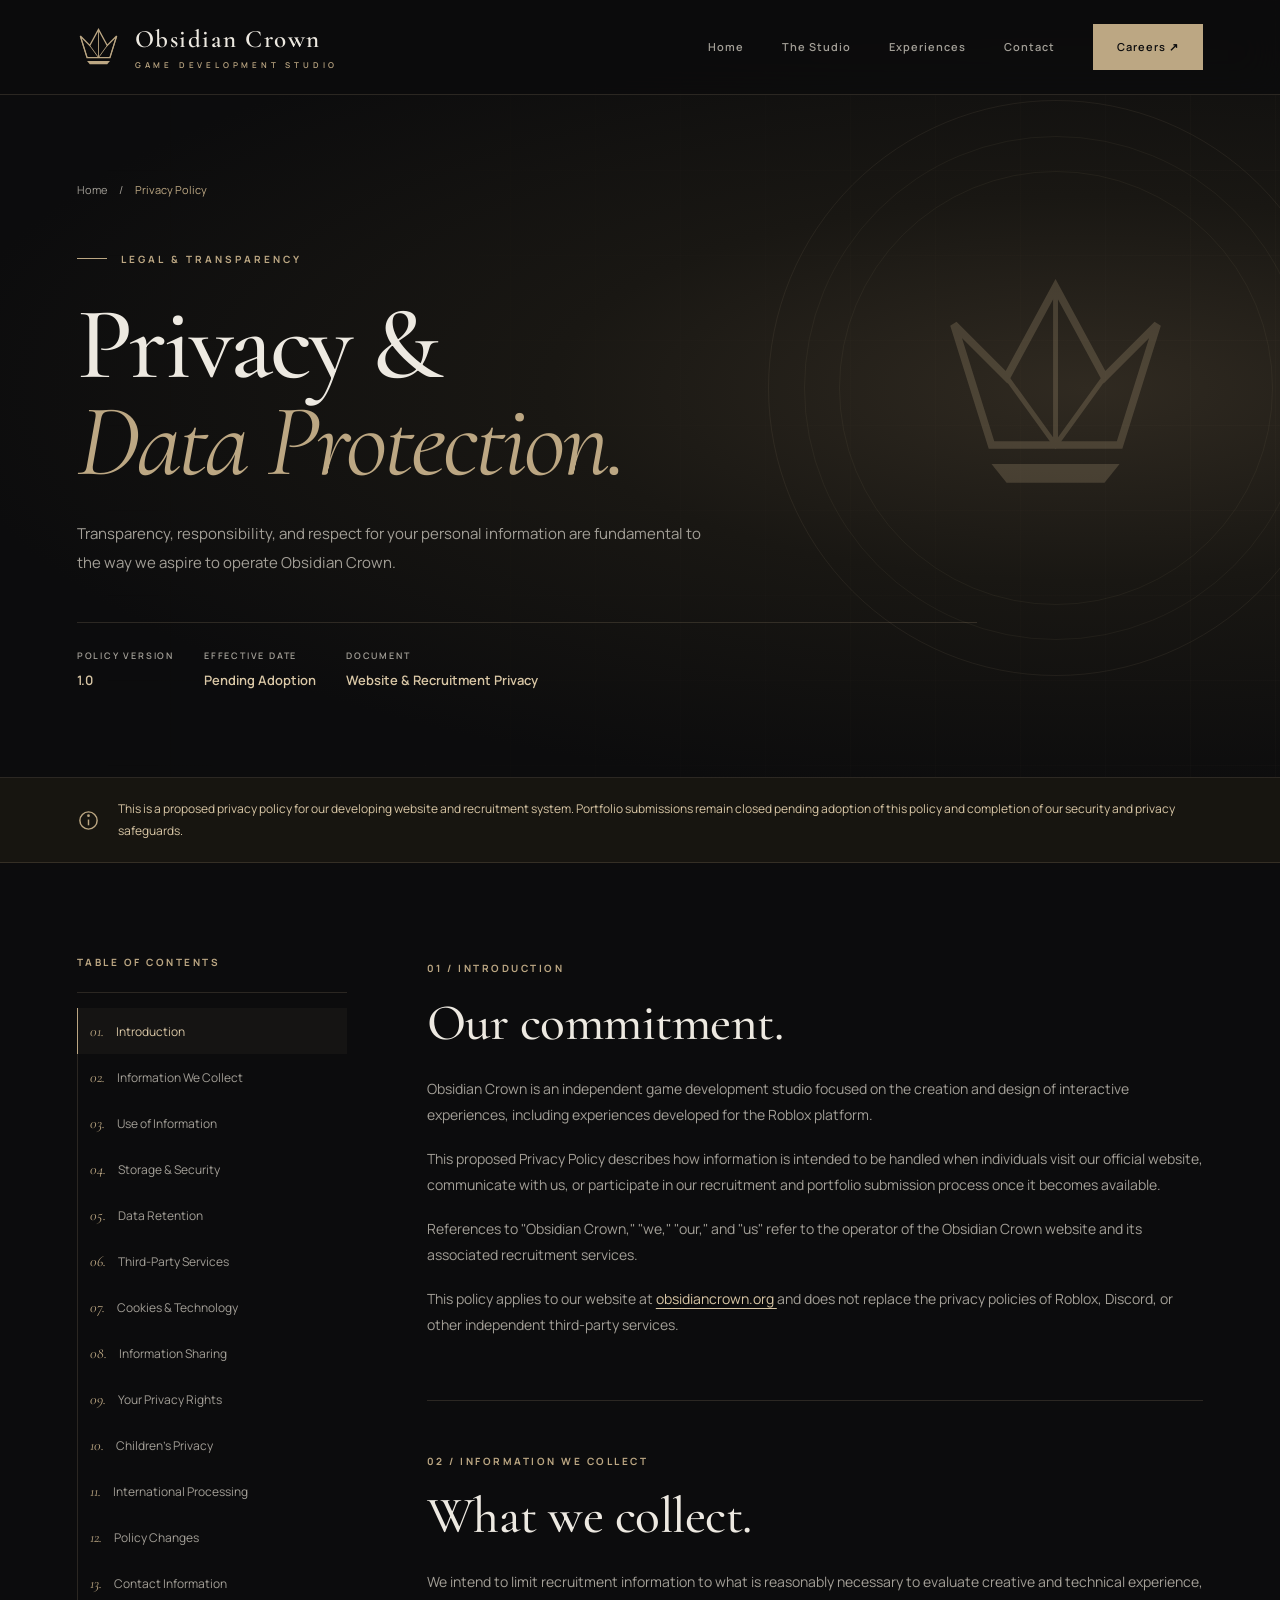
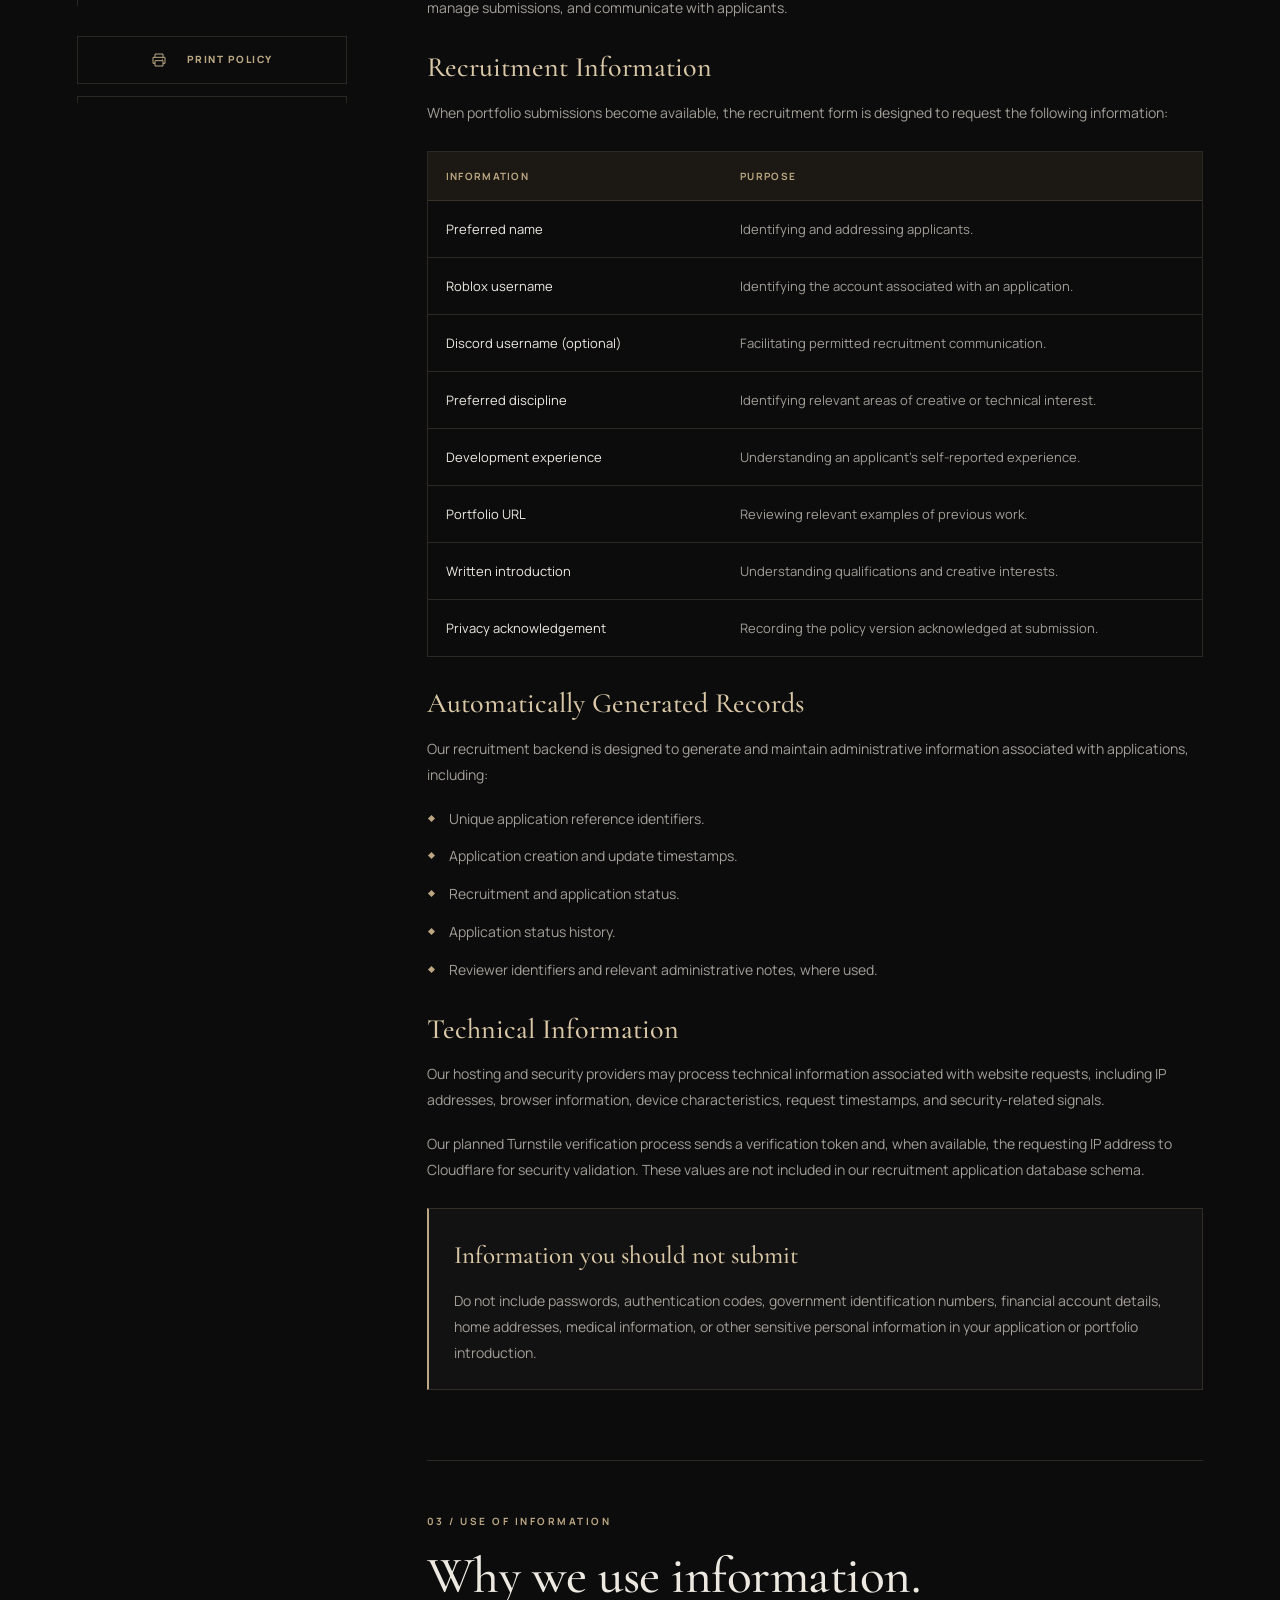
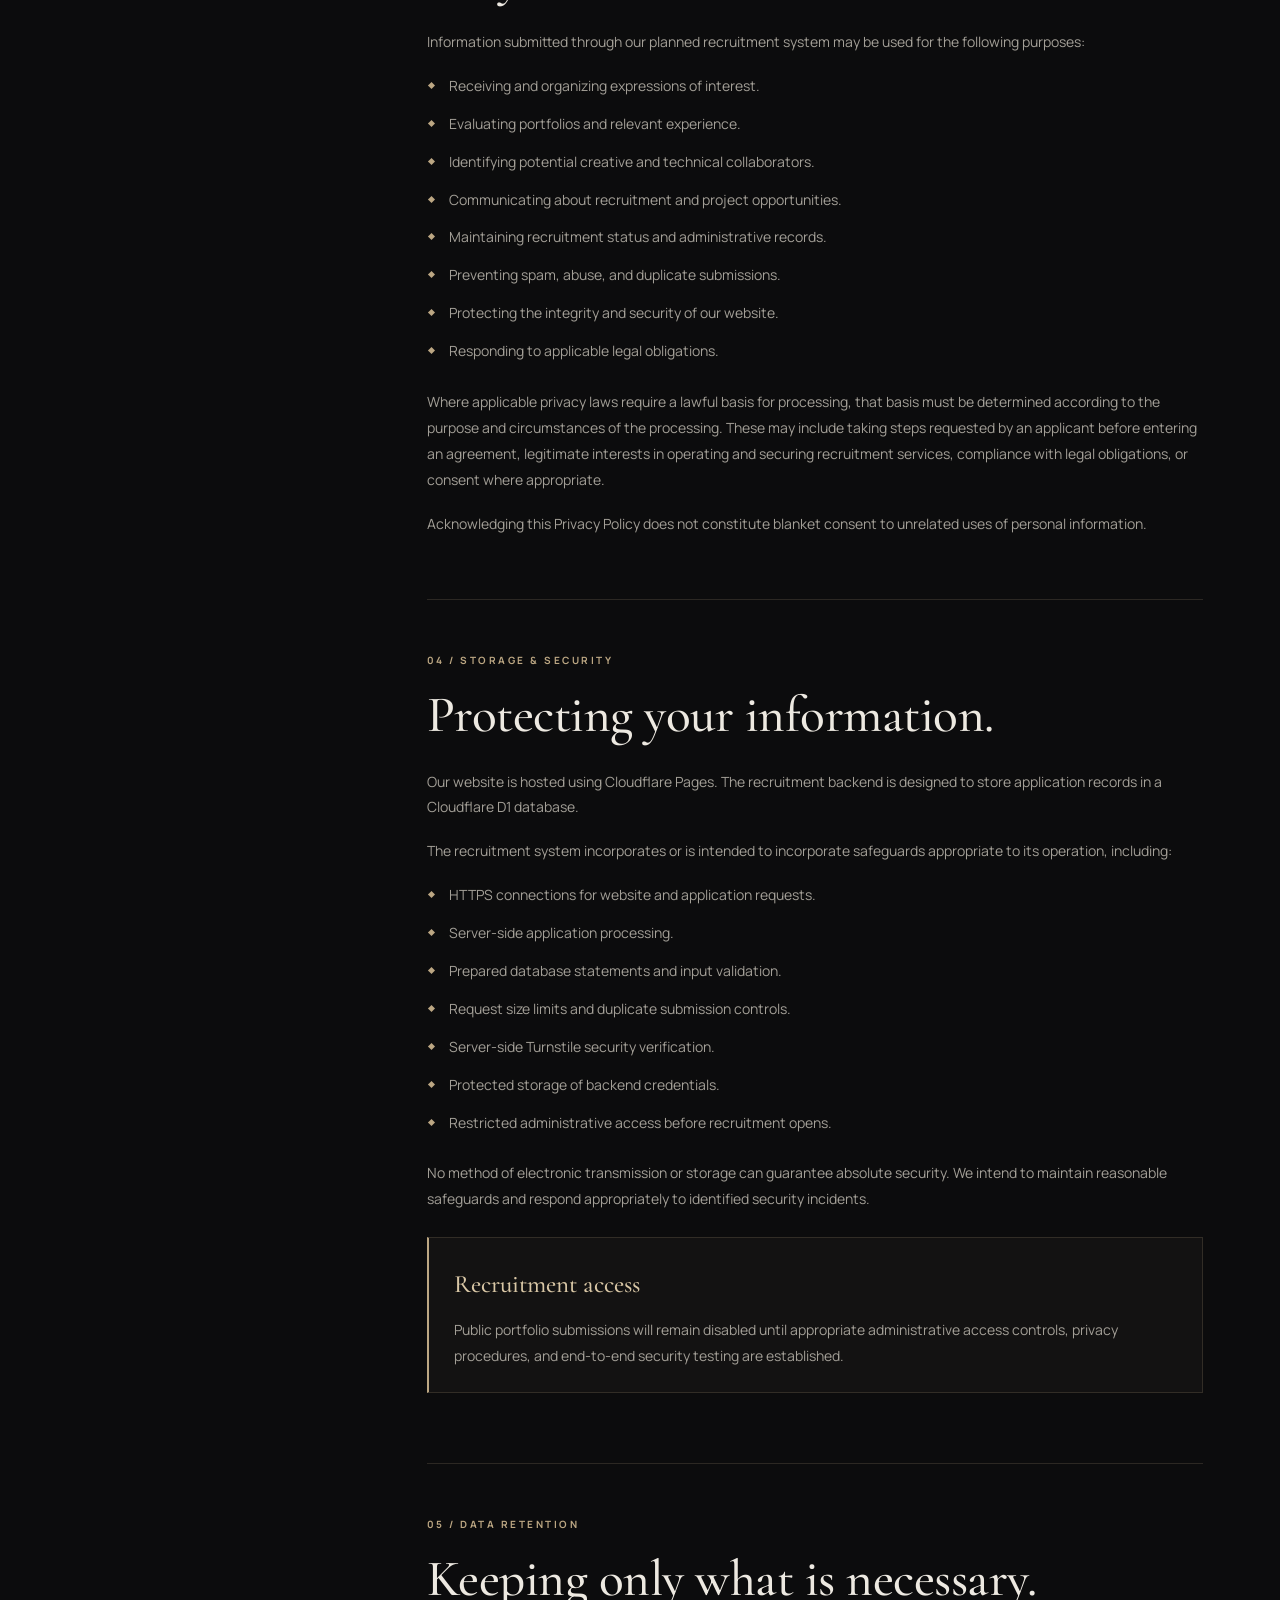
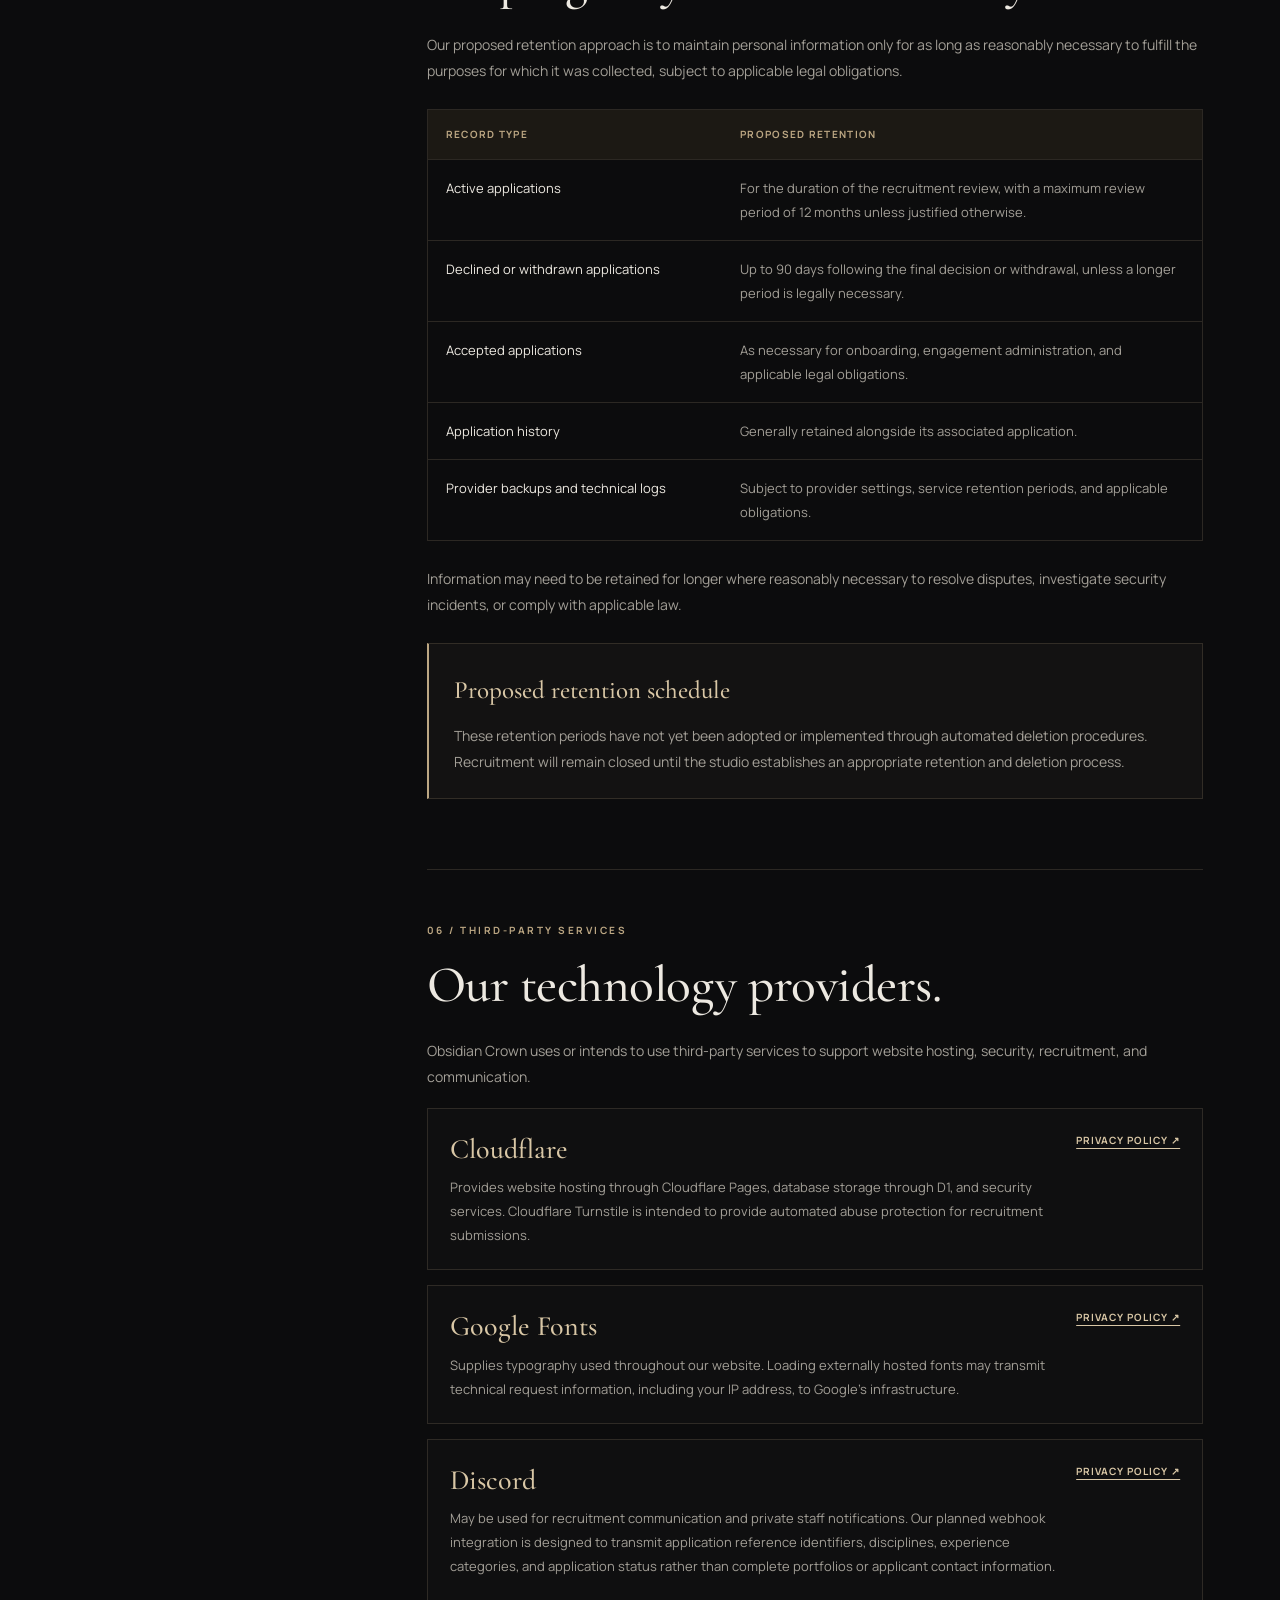
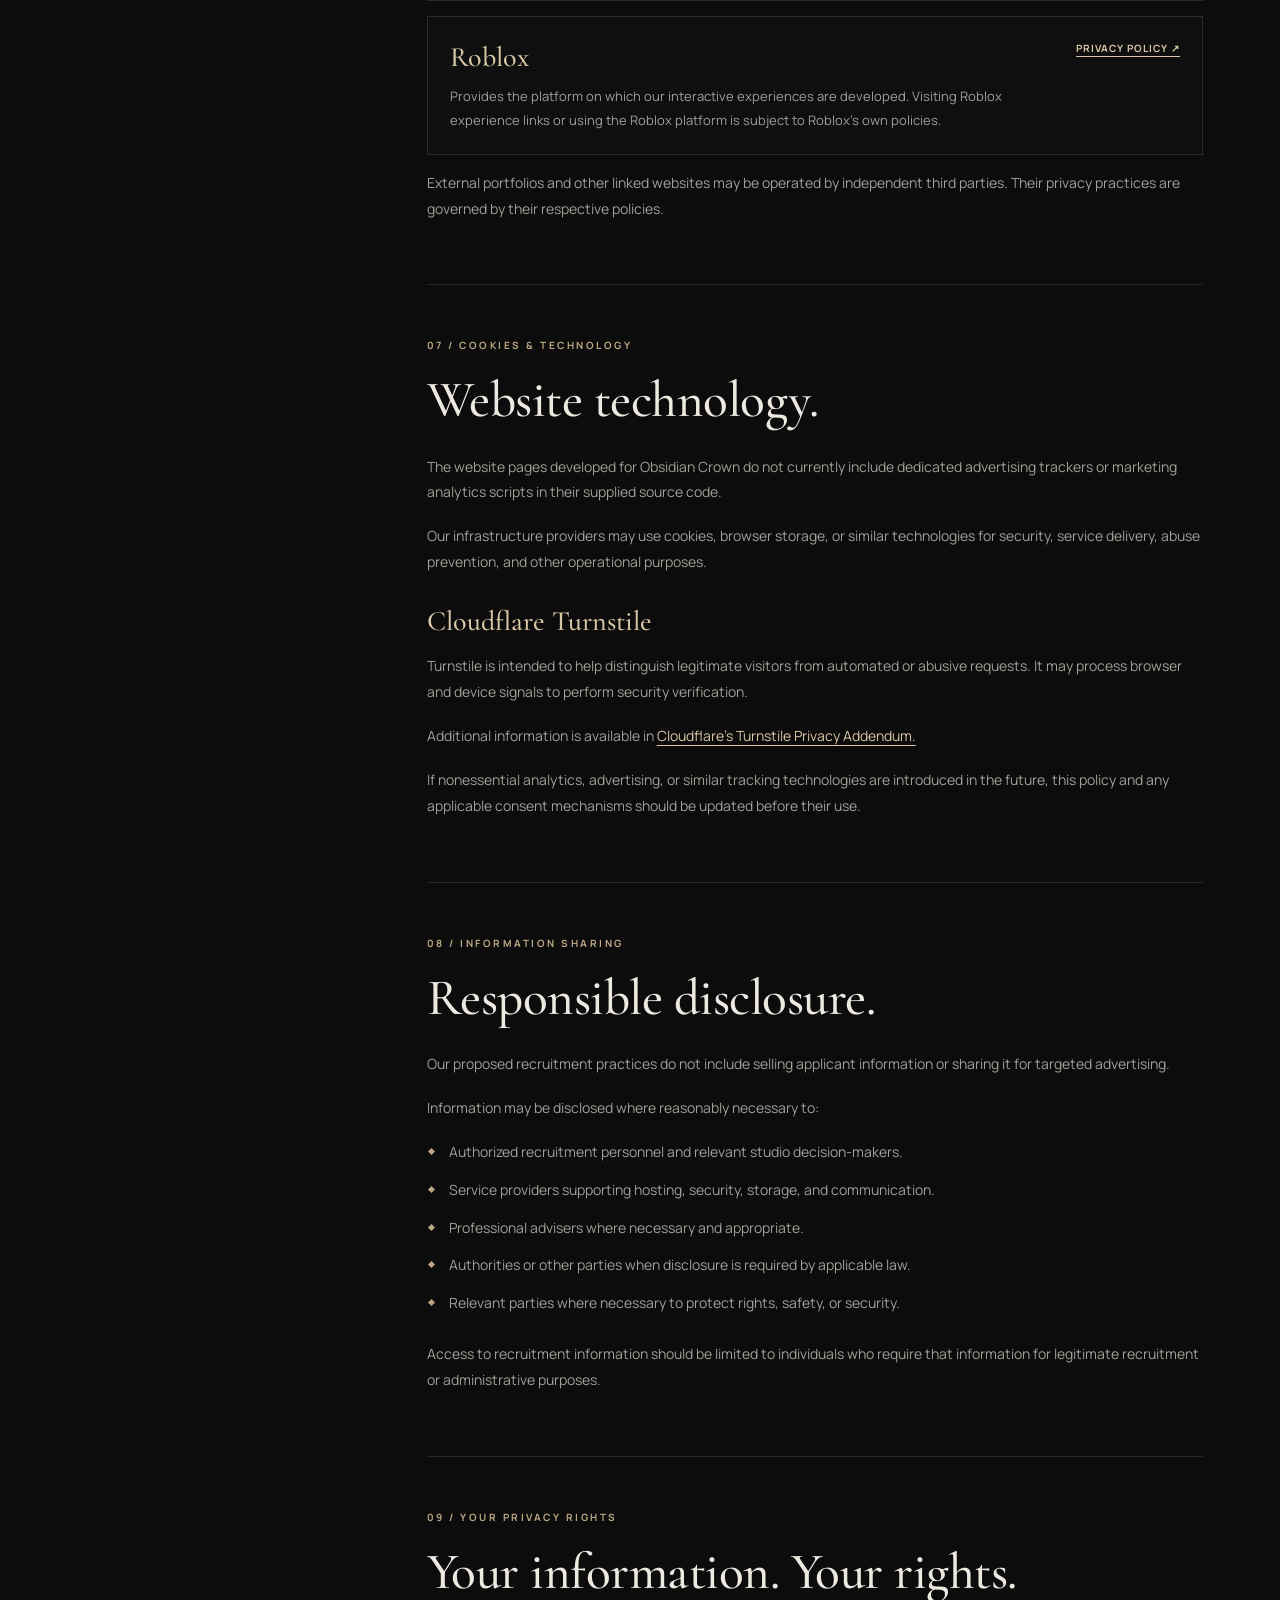
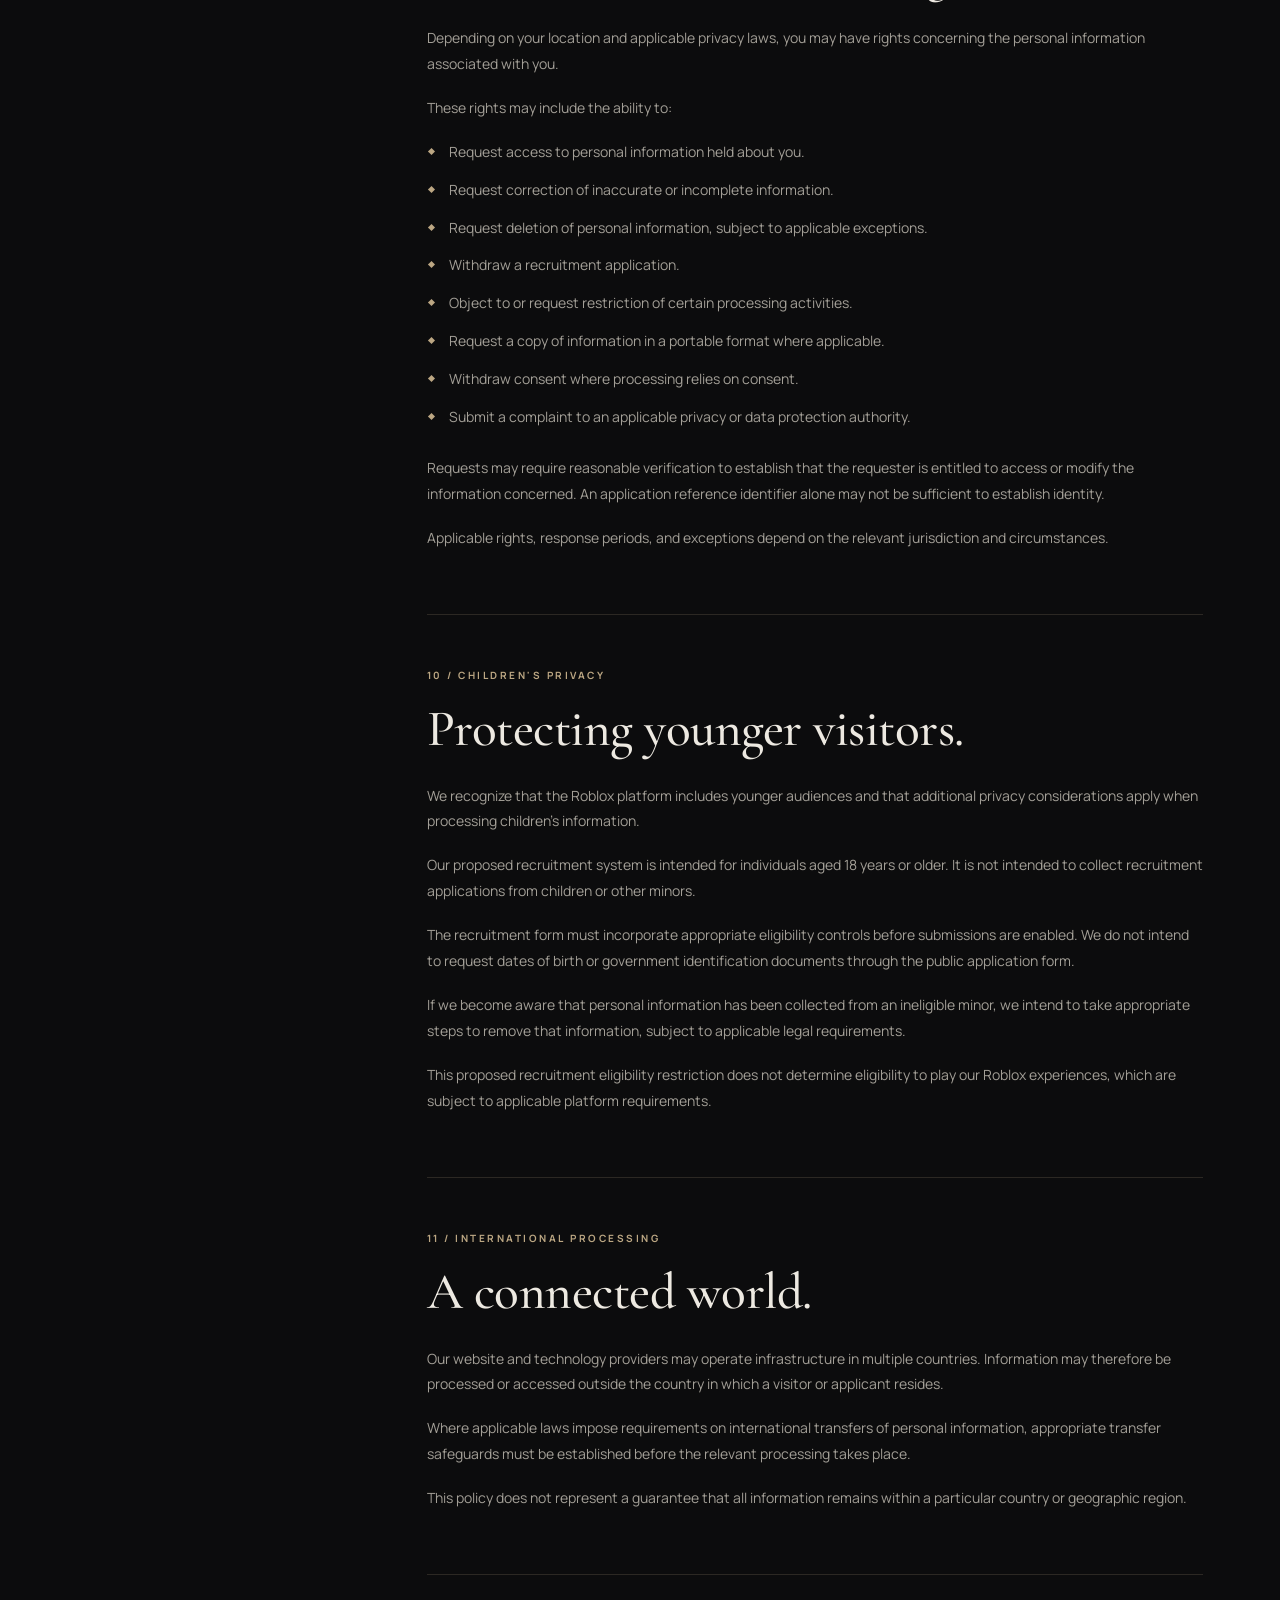
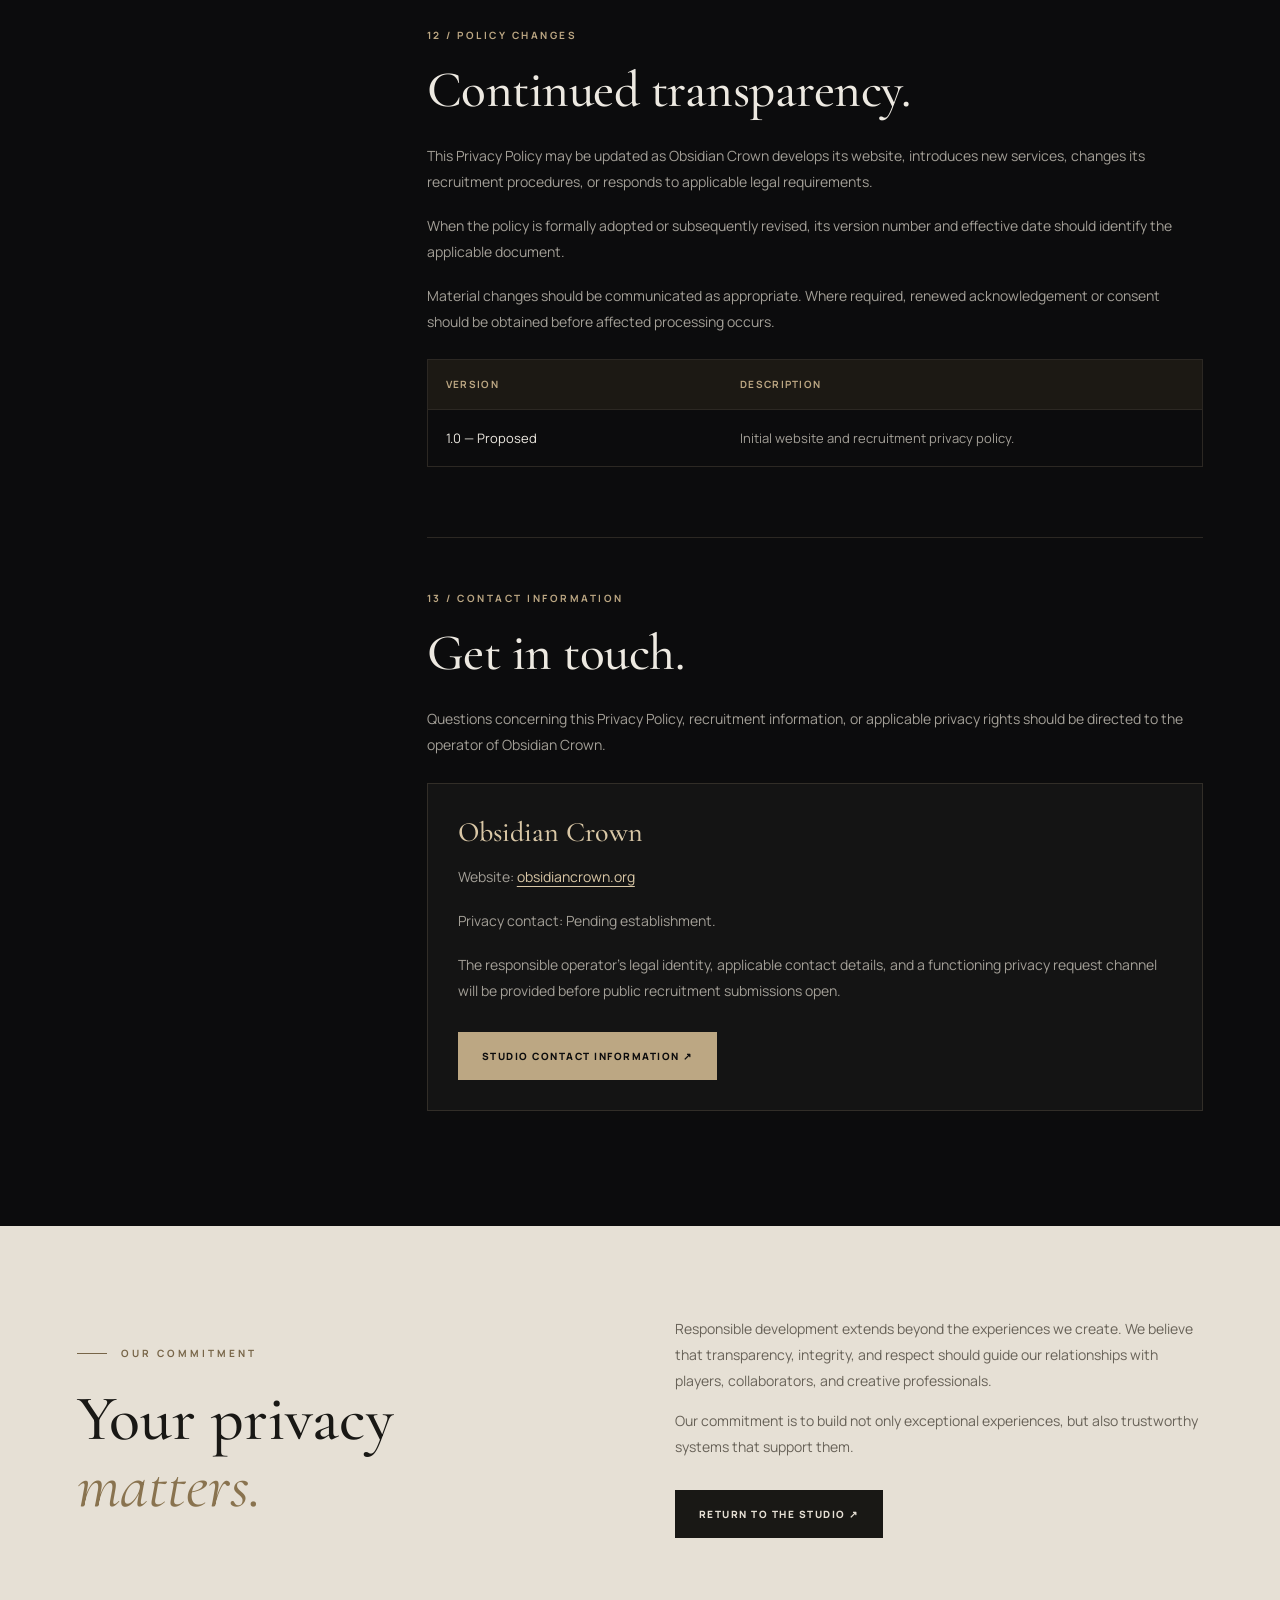
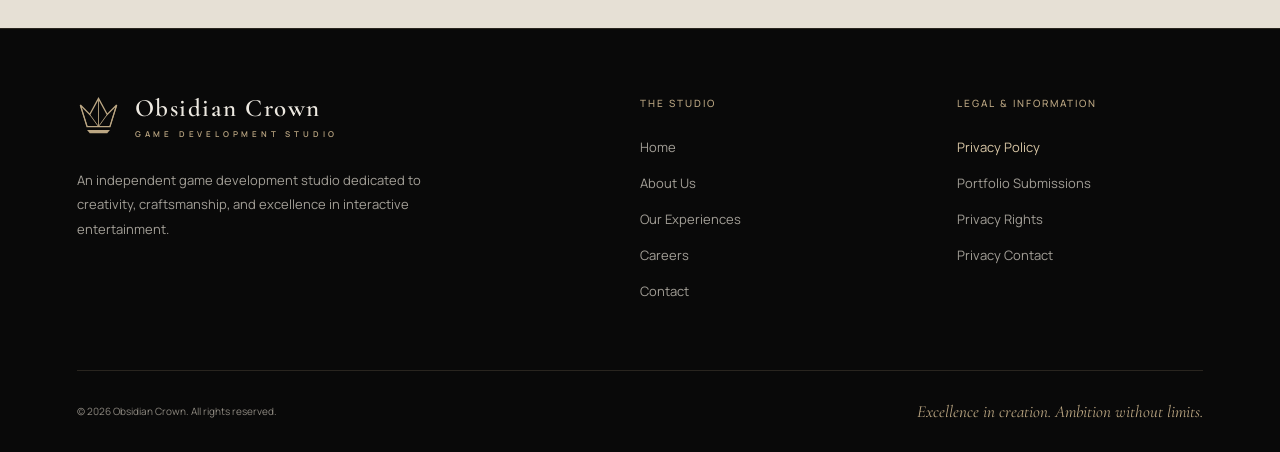
<file: privacy.html>
<!DOCTYPE html>
<html lang="en">
<head>
    <meta charset="UTF-8">
    <meta name="viewport" content="width=device-width, initial-scale=1.0">

    <meta name="description" content="Learn how Obsidian Crown handles personal information, recruitment submissions, website security, and data protection.">

    <meta name="theme-color" content="#0C0C0D">

    <meta property="og:title" content="Privacy & Data Protection — Obsidian Crown">
    <meta property="og:description" content="Transparency, responsibility, and respect for your personal information.">
    <meta property="og:url" content="https://obsidiancrown.org/privacy.html">
    <meta property="og:type" content="website">

    <title>Privacy & Data Protection — Obsidian Crown</title>

    <link rel="canonical" href="https://obsidiancrown.org/privacy.html">

    <link rel="preconnect" href="https://fonts.googleapis.com">
    <link rel="preconnect" href="https://fonts.gstatic.com" crossorigin>

    <link href="https://fonts.googleapis.com/css2?family=Cormorant+Garamond:ital,wght@0,400;0,500;0,600;0,700;1,400;1,500&family=Manrope:wght@400;500;600;700;800&display=swap" rel="stylesheet">

    <link rel="icon" type="image/svg+xml" href="data:image/svg+xml,%3Csvg xmlns='http://www.w3.org/2000/svg' viewBox='0 0 64 64'%3E%3Crect width='64' height='64' fill='%230C0C0D'/%3E%3Cpath d='M6 15L20 29L32 6L44 29L58 15L49 47H15ZM15 52H49L45 57H19Z' fill='%23BCA783'/%3E%3C/svg%3E">

    <style>
        :root {
            --obsidian: #0C0C0D;
            --carbon: #141414;
            --surface: #191817;
            --gold: #BCA783;
            --gold-light: #D9C7A6;
            --ivory: #EDE9E1;
            --muted: #A39F97;
            --border: rgba(188, 167, 131, .18);
            --heading: 'Cormorant Garamond', Georgia, serif;
            --body: 'Manrope', Arial, sans-serif;
        }

        * {
            margin: 0;
            padding: 0;
            box-sizing: border-box;
        }

        html {
            scroll-behavior: smooth;
            scroll-padding-top: 130px;
        }

        body {
            background: var(--obsidian);
            color: var(--ivory);
            font-family: var(--body);
            font-size: 15px;
            line-height: 1.85;
            overflow-x: hidden;
            -webkit-font-smoothing: antialiased;
        }

        ::selection {
            background: var(--gold);
            color: var(--obsidian);
        }

        ::-webkit-scrollbar {
            width: 7px;
        }

        ::-webkit-scrollbar-track {
            background: var(--obsidian);
        }

        ::-webkit-scrollbar-thumb {
            background: #51483A;
        }

        a {
            color: inherit;
            text-decoration: none;
        }

        button {
            font: inherit;
            cursor: pointer;
        }

        svg {
            display: block;
        }

        h1, h2, h3, h4 {
            font-family: var(--heading);
            font-weight: 500;
        }

        [hidden] {
            display: none !important;
        }

        .container {
            width: min(1320px, 88%);
            margin-inline: auto;
        }

        .gold {
            color: var(--gold);
        }

        .italic {
            font-style: italic;
        }

        .eyebrow {
            display: inline-flex;
            align-items: center;
            gap: 14px;
            color: var(--gold);
            font-size: 10px;
            font-weight: 700;
            letter-spacing: 3px;
            text-transform: uppercase;
        }

        .eyebrow::before {
            content: "";
            width: 30px;
            height: 1px;
            background: currentColor;
        }

        .button {
            display: inline-flex;
            align-items: center;
            justify-content: center;
            gap: 20px;
            min-height: 48px;
            padding: 13px 23px;
            border: 1px solid var(--gold);
            background: var(--gold);
            color: var(--obsidian);
            font-size: 10px;
            font-weight: 800;
            letter-spacing: 1.5px;
            text-transform: uppercase;
            transition: background .25s,
                        color .25s,
                        transform .25s;
        }

        .button:hover {
            background: var(--gold-light);
            transform: translateY(-2px);
        }

        .button-outline {
            background: transparent;
            color: var(--gold);
            border-color: var(--border);
        }

        .button-outline:hover {
            background: var(--gold);
            color: var(--obsidian);
        }

        .button svg {
            width: 16px;
            height: 16px;
        }

        .skip-link {
            position: fixed;
            top: -100px;
            left: 20px;
            padding: 12px 20px;
            background: var(--gold);
            color: var(--obsidian);
            z-index: 2000;
        }

        .skip-link:focus {
            top: 10px;
        }

        header {
            position: fixed;
            inset: 0 0 auto;
            z-index: 1000;
            background: rgba(12, 12, 13, .88);
            border-bottom: 1px solid var(--border);
            backdrop-filter: blur(20px);
            transition: background .25s;
        }

        header.scrolled {
            background: rgba(12, 12, 13, .98);
        }

        .navbar {
            min-height: 94px;
            display: flex;
            align-items: center;
            justify-content: space-between;
            gap: 25px;
        }

        .brand {
            display: inline-flex;
            align-items: center;
            gap: 15px;
        }

        .brand-mark {
            width: 43px;
            height: 43px;
            flex-shrink: 0;
        }

        .brand-text {
            display: flex;
            flex-direction: column;
            line-height: 1.15;
        }

        .brand-name {
            font-family: var(--heading);
            font-size: 25px;
            font-weight: 600;
            letter-spacing: 1.5px;
            white-space: nowrap;
        }

        .brand-subtitle {
            color: var(--gold);
            font-size: 8px;
            font-weight: 600;
            letter-spacing: 3.8px;
            margin-top: 6px;
        }

        .navigation {
            display: flex;
            align-items: center;
            gap: 38px;
        }

        .navigation a {
            color: var(--muted);
            font-size: 11px;
            font-weight: 600;
            letter-spacing: 1px;
            transition: color .25s;
        }

        .navigation a:hover {
            color: var(--gold-light);
        }

        .navigation .nav-careers {
            padding: 12px 23px;
            border: 1px solid var(--gold);
            background: var(--gold);
            color: var(--obsidian);
        }

        .navigation .nav-careers:hover {
            background: var(--gold-light);
            color: var(--obsidian);
        }

        .menu-toggle {
            display: none;
            border: 0;
            background: transparent;
            color: var(--gold);
            padding: 10px;
        }

        .menu-toggle span {
            display: block;
            width: 25px;
            height: 1px;
            background: currentColor;
            margin: 6px 0;
        }

        .hero {
            position: relative;
            isolation: isolate;
            overflow: hidden;
            padding: 180px 0 85px;
            background: radial-gradient(
                ellipse at 85% 50%,
                #302A21,
                #191713 35%,
                #0C0C0D 75%
            );
            border-bottom: 1px solid var(--border);
        }

        .hero::before {
            content: "";
            position: absolute;
            inset: 0;
            z-index: -1;
            background-image:
                linear-gradient(
                    rgba(188, 167, 131, .025) 1px,
                    transparent 1px
                ),
                linear-gradient(
                    90deg,
                    rgba(188, 167, 131, .025) 1px,
                    transparent 1px
                );
            background-size: 85px 85px;
            mask-image: linear-gradient(
                to left,
                black,
                transparent
            );
        }

        .hero-content {
            position: relative;
            z-index: 2;
            max-width: 900px;
        }

        .breadcrumb {
            display: flex;
            flex-wrap: wrap;
            align-items: center;
            gap: 12px;
            color: var(--muted);
            font-size: 11px;
            margin-bottom: 40px;
        }

        .breadcrumb a:hover {
            color: var(--gold);
        }

        .breadcrumb span:last-child {
            color: var(--gold);
        }

        .hero h1 {
            font-size: clamp(58px, 8vw, 112px);
            line-height: .95;
            letter-spacing: -3px;
            margin: 28px 0;
        }

        .hero h1 em {
            color: var(--gold);
            font-weight: 400;
        }

        .hero-description {
            max-width: 630px;
            color: var(--muted);
            line-height: 1.95;
        }

        .hero-decoration {
            position: absolute;
            right: -5%;
            top: 50%;
            width: min(45vw, 600px);
            aspect-ratio: 1;
            transform: translateY(-50%);
            border: 1px solid rgba(188, 167, 131, .09);
            border-radius: 50%;
            display: flex;
            align-items: center;
            justify-content: center;
            pointer-events: none;
        }

        .hero-decoration::before,
        .hero-decoration::after {
            content: "";
            position: absolute;
            border: 1px solid rgba(188, 167, 131, .07);
            border-radius: 50%;
        }

        .hero-decoration::before {
            inset: 35px;
        }

        .hero-decoration::after {
            inset: 70px;
        }

        .hero-decoration svg {
            width: 42%;
            opacity: .23;
        }

        .policy-meta {
            display: flex;
            flex-wrap: wrap;
            align-items: center;
            gap: 30px;
            margin-top: 45px;
            padding-top: 25px;
            border-top: 1px solid var(--border);
        }

        .meta-item {
            display: flex;
            flex-direction: column;
            gap: 3px;
        }

        .meta-label {
            color: var(--muted);
            font-size: 9px;
            font-weight: 600;
            letter-spacing: 1.8px;
            text-transform: uppercase;
        }

        .meta-value {
            color: var(--gold-light);
            font-size: 13px;
            font-weight: 600;
        }

        .draft-banner {
            background: #171510;
            border-bottom: 1px solid var(--border);
        }

        .draft-banner .container {
            display: flex;
            align-items: center;
            gap: 18px;
            padding-block: 20px;
        }

        .draft-banner svg {
            width: 23px;
            height: 23px;
            flex-shrink: 0;
            color: var(--gold);
        }

        .draft-banner p {
            color: var(--gold-light);
            font-size: 12px;
        }

        .policy-layout {
            display: grid;
            grid-template-columns: 270px minmax(0, 1fr);
            align-items: start;
            gap: 80px;
            padding-block: 90px 115px;
        }

        .sidebar {
            position: sticky;
            top: 125px;
            max-height: calc(100vh - 150px);
            overflow-y: auto;
            scrollbar-width: thin;
        }

        .sidebar-heading {
            color: var(--gold);
            font-size: 10px;
            font-weight: 700;
            letter-spacing: 2.5px;
            text-transform: uppercase;
            padding-bottom: 20px;
            border-bottom: 1px solid var(--border);
        }

        .contents {
            display: flex;
            flex-direction: column;
            margin-top: 15px;
        }

        .contents a {
            display: flex;
            align-items: baseline;
            gap: 12px;
            padding: 11px 12px;
            border-left: 1px solid var(--border);
            color: var(--muted);
            font-size: 12px;
            line-height: 1.6;
            transition: background .25s,
                        color .25s,
                        border-color .25s;
        }

        .contents a span {
            color: var(--gold);
            font-family: var(--heading);
            font-size: 15px;
            font-style: italic;
        }

        .contents a:hover,
        .contents a.active {
            color: var(--gold-light);
            border-left-color: var(--gold);
            background: rgba(188, 167, 131, .05);
        }

        .sidebar-actions {
            display: flex;
            flex-direction: column;
            gap: 12px;
            margin-top: 30px;
        }

        .sidebar-actions .button {
            width: 100%;
        }

        .policy-content {
            min-width: 0;
        }

        .policy-section {
            padding: 0 0 45px;
            margin-bottom: 45px;
            border-bottom: 1px solid var(--border);
            scroll-margin-top: 15px;
        }

        .policy-section:last-child {
            border-bottom: 0;
            margin-bottom: 0;
            padding-bottom: 0;
        }

        .section-number {
            color: var(--gold);
            font-size: 10px;
            font-weight: 700;
            letter-spacing: 2.5px;
            text-transform: uppercase;
        }

        .policy-section h2 {
            font-size: clamp(36px, 4vw, 54px);
            line-height: 1.1;
            margin: 14px 0 25px;
            letter-spacing: -.5px;
        }

        .policy-section h3 {
            font-size: 28px;
            color: var(--gold-light);
            line-height: 1.3;
            margin: 28px 0 14px;
        }

        .policy-section p {
            color: var(--muted);
            font-size: 14px;
            margin-bottom: 18px;
            overflow-wrap: anywhere;
        }

        .policy-section strong {
            color: var(--ivory);
            font-weight: 700;
        }

        .policy-section a {
            color: var(--gold-light);
            text-decoration: underline;
            text-underline-offset: 4px;
            overflow-wrap: anywhere;
        }

        .policy-section a:hover {
            color: var(--ivory);
        }

        .policy-section ul {
            list-style: none;
            margin: 18px 0 25px;
        }

        .policy-section li {
            position: relative;
            padding-left: 22px;
            margin-bottom: 12px;
            color: var(--muted);
            font-size: 14px;
        }

        .policy-section li::before {
            content: "";
            position: absolute;
            top: 10px;
            left: 2px;
            width: 5px;
            height: 5px;
            transform: rotate(45deg);
            background: var(--gold);
        }

        .notice {
            padding: 23px 25px;
            border: 1px solid var(--border);
            border-left: 2px solid var(--gold);
            background: rgba(188, 167, 131, .035);
            margin: 25px 0;
        }

        .notice h4 {
            font-size: 25px;
            color: var(--gold-light);
            margin-bottom: 10px;
        }

        .notice p:last-child {
            margin-bottom: 0;
        }

        .table-wrapper {
            width: 100%;
            overflow-x: auto;
            margin: 25px 0;
            border: 1px solid var(--border);
        }

        .data-table {
            width: 100%;
            min-width: 480px;
            border-collapse: collapse;
            font-size: 13px;
            text-align: left;
        }

        .data-table th {
            padding: 15px 18px;
            background: #1C1914;
            color: var(--gold);
            font-size: 10px;
            font-weight: 700;
            letter-spacing: 1.3px;
            text-transform: uppercase;
        }

        .data-table td {
            padding: 16px 18px;
            color: var(--muted);
            border-top: 1px solid var(--border);
            vertical-align: top;
        }

        .data-table td:first-child {
            color: var(--ivory);
            width: 38%;
        }

        .service-card {
            display: grid;
            grid-template-columns: 1fr auto;
            gap: 15px;
            padding: 22px;
            border: 1px solid var(--border);
            margin-bottom: 15px;
            background: rgba(255, 255, 255, .012);
        }

        .service-card h3 {
            font-size: 28px;
            margin: 0 0 8px;
        }

        .service-card p {
            font-size: 13px;
            margin-bottom: 0;
        }

        .service-card > a {
            font-size: 10px;
            font-weight: 700;
            text-transform: uppercase;
            letter-spacing: 1px;
            align-self: start;
        }

        .contact-panel {
            border: 1px solid var(--border);
            padding: 30px;
            margin-top: 25px;
            background: var(--carbon);
        }

        .contact-panel h3 {
            margin-top: 0;
        }

        .contact-panel .button {
            text-decoration: none;
            color: var(--obsidian);
            margin-top: 10px;
        }

        .contact-panel .button:hover {
            color: var(--obsidian);
        }

        .commitment-section {
            background: #E6E0D5;
            color: #191815;
            padding: 90px 0;
        }

        .commitment-grid {
            display: grid;
            grid-template-columns: 1fr 1fr;
            gap: 70px;
            align-items: center;
        }

        .commitment-section .eyebrow {
            color: #776548;
        }

        .commitment-section h2 {
            font-size: clamp(45px, 5vw, 75px);
            line-height: 1.05;
            margin-top: 22px;
        }

        .commitment-section h2 em {
            color: #89734F;
            font-weight: 400;
        }

        .commitment-section p {
            color: #686258;
            font-size: 14px;
            margin-bottom: 15px;
        }

        .commitment-section .button {
            background: #191815;
            border-color: #191815;
            color: #E6E0D5;
            margin-top: 15px;
        }

        footer {
            background: #090909;
            border-top: 1px solid var(--border);
            padding: 65px 0 25px;
        }

        .footer-grid {
            display: grid;
            grid-template-columns: 2fr 1fr 1fr;
            gap: 70px;
        }

        .footer-description {
            color: var(--muted);
            font-size: 13px;
            max-width: 350px;
            margin-top: 22px;
        }

        .footer-column h3 {
            font-family: var(--body);
            color: var(--gold);
            font-size: 10px;
            letter-spacing: 2px;
            text-transform: uppercase;
            margin-bottom: 22px;
        }

        .footer-column a {
            display: block;
            width: fit-content;
            color: var(--muted);
            font-size: 13px;
            margin-bottom: 12px;
        }

        .footer-column a:hover,
        .footer-column a[aria-current="page"] {
            color: var(--gold-light);
        }

        .footer-bottom {
            display: flex;
            justify-content: space-between;
            flex-wrap: wrap;
            align-items: center;
            gap: 15px;
            border-top: 1px solid var(--border);
            margin-top: 55px;
            padding-top: 25px;
            color: #8E8980;
            font-size: 10px;
        }

        .footer-motto {
            color: var(--gold);
            font-family: var(--heading);
            font-style: italic;
            font-size: 17px;
        }

        .back-to-top {
            position: fixed;
            right: 25px;
            bottom: 25px;
            z-index: 900;
            width: 45px;
            height: 45px;
            display: flex;
            align-items: center;
            justify-content: center;
            background: var(--obsidian);
            color: var(--gold);
            border: 1px solid var(--border);
            opacity: 0;
            visibility: hidden;
            transform: translateY(10px);
            transition: all .25s;
        }

        .back-to-top.visible {
            opacity: 1;
            visibility: visible;
            transform: translateY(0);
        }

        .back-to-top:hover {
            background: var(--gold);
            color: var(--obsidian);
        }

        .back-to-top svg {
            width: 19px;
            height: 19px;
        }

        :focus-visible {
            outline: 2px solid var(--gold);
            outline-offset: 5px;
        }

        @media (max-width: 1100px) {
            .navigation {
                gap: 22px;
            }

            .policy-layout {
                grid-template-columns: 220px minmax(0, 1fr);
                gap: 45px;
            }

            .commitment-grid {
                gap: 40px;
            }
        }

        @media (max-width: 800px) {
            html {
                scroll-padding-top: 105px;
            }

            .navbar {
                min-height: 80px;
            }

            .brand-name {
                font-size: 22px;
            }

            .brand-mark {
                width: 35px;
                height: 35px;
            }

            .brand-subtitle {
                font-size: 7px;
                letter-spacing: 2.5px;
            }

            .menu-toggle {
                display: block;
            }

            .navigation {
                display: none;
                position: absolute;
                top: 80px;
                left: 0;
                right: 0;
                padding: 30px 6%;
                background: var(--obsidian);
                border-bottom: 1px solid var(--border);
                flex-direction: column;
                align-items: stretch;
                gap: 25px;
            }

            .navigation.open {
                display: flex;
            }

            .navigation .nav-careers {
                text-align: center;
            }

            .hero {
                padding: 135px 0 65px;
            }

            .hero h1 {
                letter-spacing: -1.5px;
            }

            .hero-decoration {
                width: 85vw;
                right: -30%;
                opacity: .45;
            }

            .policy-layout {
                grid-template-columns: 1fr;
                gap: 45px;
                padding-block: 50px 75px;
            }

            .sidebar {
                position: static;
                max-height: none;
                overflow: visible;
                padding: 25px;
                border: 1px solid var(--border);
                background: var(--carbon);
            }

            .contents {
                display: grid;
                grid-template-columns: 1fr 1fr;
            }

            .sidebar-actions {
                flex-direction: row;
            }

            .commitment-grid {
                grid-template-columns: 1fr;
            }

            .commitment-section {
                padding: 65px 0;
            }

            .footer-grid {
                grid-template-columns: 1fr 1fr;
                gap: 35px;
            }

            .footer-brand {
                grid-column: 1 / -1;
            }
        }

        @media (max-width: 450px) {
            .hero h1 {
                font-size: clamp(48px, 12vw, 58px);
            }

            .eyebrow {
                font-size: 9px;
                letter-spacing: 2px;
            }

            .policy-meta {
                gap: 20px;
            }

            .contents {
                grid-template-columns: 1fr;
            }

            .sidebar-actions {
                flex-direction: column;
            }

            .service-card {
                grid-template-columns: 1fr;
            }

            .contact-panel {
                padding: 22px;
            }

            .footer-bottom {
                flex-direction: column;
                align-items: flex-start;
            }

            .back-to-top {
                right: 15px;
                bottom: 15px;
            }
        }

        @media (prefers-reduced-motion: reduce) {
            html {
                scroll-behavior: auto;
            }

            *, *::before, *::after {
                animation: none !important;
                transition: none !important;
            }
        }

        @media print {
            body {
                background: white;
                color: black;
                font-size: 11pt;
            }

            header,
            footer,
            .sidebar,
            .back-to-top,
            .hero-decoration,
            .hero::before,
            .commitment-section,
            .skip-link,
            .button,
            .breadcrumb {
                display: none !important;
            }

            .container {
                width: 100%;
            }

            .hero {
                background: white;
                padding: 0 0 25px;
                border-bottom: 1px solid #aaa;
            }

            .hero h1 {
                font-size: 36pt;
                color: black;
            }

            .hero h1 em {
                color: black;
            }

            .policy-layout {
                display: block;
                padding: 25px 0;
            }

            .policy-section {
                border-color: #ccc;
                padding-bottom: 20px;
                margin-bottom: 20px;
            }

            .policy-section h2 {
                font-size: 24pt;
                color: black;
                break-after: avoid;
            }

            .policy-section h3,
            .policy-section h4 {
                color: black;
                break-after: avoid;
            }

            .policy-section p,
            .policy-section li,
            .policy-section strong,
            .hero-description,
            .meta-label,
            .meta-value,
            .section-number,
            .eyebrow,
            .policy-section a {
                color: black;
            }

            .notice,
            .contact-panel,
            .service-card,
            .draft-banner,
            .data-table th,
            .data-table td {
                background: white;
                color: black !important;
                border-color: #aaa;
            }

            .draft-banner p {
                color: black;
            }

            .data-table {
                min-width: 0;
            }

            .table-wrapper {
                overflow: visible;
                border-color: #aaa;
            }

            .service-card,
            .notice,
            .data-table tr {
                break-inside: avoid;
            }
        }
    </style>
</head>

<body>

<a href="#main-content" class="skip-link">
    Skip to content
</a>

<svg xmlns="http://www.w3.org/2000/svg"
     width="0"
     height="0"
     style="position:absolute"
     aria-hidden="true">

    <symbol id="crown-logo" viewBox="0 0 64 64">

        <path d="M5 15L19 29L32 5L45 29L59 15L49 47H15Z"
              fill="none"
              stroke="#BCA783"
              stroke-width="2"/>

        <path d="M32 5V47M19 29L32 47L45 29M5 15L15 47M59 15L49 47"
              fill="none"
              stroke="#BCA783"
              stroke-width="1.3"/>

        <path d="M15 52H49L45 57H19Z"
              fill="#BCA783"/>

    </symbol>

</svg>

<header id="header">

    <div class="container navbar">

        <a href="index.html"
           class="brand"
           aria-label="Obsidian Crown home">

            <svg class="brand-mark" aria-hidden="true">
                <use href="#crown-logo"/>
            </svg>

            <div class="brand-text">

                <span class="brand-name">
                    Obsidian Crown
                </span>

                <span class="brand-subtitle">
                    GAME DEVELOPMENT STUDIO
                </span>

            </div>

        </a>

        <button class="menu-toggle"
                id="menuToggle"
                aria-label="Toggle navigation"
                aria-controls="navigation"
                aria-expanded="false">

            <span></span>
            <span></span>
            <span></span>

        </button>

        <nav class="navigation"
             id="navigation"
             aria-label="Main navigation">

            <a href="index.html">Home</a>

            <a href="index.html#studio">
                The Studio
            </a>

            <a href="index.html#experiences">
                Experiences
            </a>

            <a href="index.html#contact">
                Contact
            </a>

            <a href="careers.html" class="nav-careers">
                Careers ↗
            </a>

        </nav>

    </div>

</header>

<main id="main-content">

    <section class="hero">

        <div class="hero-decoration" aria-hidden="true">

            <svg viewBox="0 0 64 64">
                <use href="#crown-logo"/>
            </svg>

        </div>

        <div class="container">

            <div class="hero-content">

                <div class="breadcrumb">

                    <a href="index.html">Home</a>
                    <span>/</span>
                    <span>Privacy Policy</span>

                </div>

                <span class="eyebrow">
                    Legal & Transparency
                </span>

                <h1>

                    Privacy &

                    <br>

                    <em>Data Protection.</em>

                </h1>

                <p class="hero-description">

                    Transparency, responsibility, and respect
                    for your personal information are fundamental
                    to the way we aspire to operate Obsidian Crown.

                </p>

                <div class="policy-meta">

                    <div class="meta-item">

                        <span class="meta-label">
                            Policy Version
                        </span>

                        <span class="meta-value"
                              id="policyVersion">

                            1.0

                        </span>

                    </div>

                    <div class="meta-item">

                        <span class="meta-label">
                            Effective Date
                        </span>

                        <span class="meta-value">
                            Pending Adoption
                        </span>

                    </div>

                    <div class="meta-item">

                        <span class="meta-label">
                            Document
                        </span>

                        <span class="meta-value">
                            Website & Recruitment Privacy
                        </span>

                    </div>

                </div>

            </div>

        </div>

    </section>

    <div class="draft-banner">

        <div class="container">

            <svg viewBox="0 0 24 24"
                 fill="none"
                 stroke="currentColor"
                 stroke-width="1.5"
                 aria-hidden="true">

                <circle cx="12" cy="12" r="9"/>
                <path d="M12 11V17"/>
                <circle cx="12" cy="7" r=".7"/>

            </svg>

            <p>

                This is a proposed privacy policy for our
                developing website and recruitment system.
                Portfolio submissions remain closed pending
                adoption of this policy and completion of
                our security and privacy safeguards.

            </p>

        </div>

    </div>

    <div class="container policy-layout">

        <aside class="sidebar">

            <div class="sidebar-heading">
                Table of Contents
            </div>

            <nav class="contents"
                 id="policyContents"
                 aria-label="Privacy policy contents">

                <a href="#introduction">
                    <span>01.</span> Introduction
                </a>

                <a href="#information">
                    <span>02.</span> Information We Collect
                </a>

                <a href="#usage">
                    <span>03.</span> Use of Information
                </a>

                <a href="#storage">
                    <span>04.</span> Storage & Security
                </a>

                <a href="#retention">
                    <span>05.</span> Data Retention
                </a>

                <a href="#third-parties">
                    <span>06.</span> Third-Party Services
                </a>

                <a href="#cookies">
                    <span>07.</span> Cookies & Technology
                </a>

                <a href="#sharing">
                    <span>08.</span> Information Sharing
                </a>

                <a href="#rights">
                    <span>09.</span> Your Privacy Rights
                </a>

                <a href="#children">
                    <span>10.</span> Children's Privacy
                </a>

                <a href="#international">
                    <span>11.</span> International Processing
                </a>

                <a href="#changes">
                    <span>12.</span> Policy Changes
                </a>

                <a href="#contact">
                    <span>13.</span> Contact Information
                </a>

            </nav>

            <div class="sidebar-actions">

                <button type="button"
                        class="button button-outline"
                        id="printPolicy">

                    <svg viewBox="0 0 24 24"
                         fill="none"
                         stroke="currentColor"
                         stroke-width="1.5"
                         aria-hidden="true">

                        <path d="M6 8V3H18V8"/>
                        <path d="M6 17H3V8H21V17H18"/>
                        <path d="M6 13H18V21H6Z"/>
                        <path d="M17 11H18"/>

                    </svg>

                    Print Policy

                </button>

                <a href="careers.html"
                   class="button button-outline">

                    Return to Careers ↗

                </a>

            </div>

        </aside>

        <article class="policy-content">

            <section class="policy-section"
                     id="introduction">

                <span class="section-number">
                    01 / Introduction
                </span>

                <h2>Our commitment.</h2>

                <p>

                    Obsidian Crown is an independent game
                    development studio focused on the creation
                    and design of interactive experiences,
                    including experiences developed for the
                    Roblox platform.

                </p>

                <p>

                    This proposed Privacy Policy describes
                    how information is intended to be handled
                    when individuals visit our official website,
                    communicate with us, or participate in our
                    recruitment and portfolio submission process
                    once it becomes available.

                </p>

                <p>

                    References to "Obsidian Crown," "we,"
                    "our," and "us" refer to the operator
                    of the Obsidian Crown website and its
                    associated recruitment services.

                </p>

                <p>

                    This policy applies to our website at

                    <a href="https://obsidiancrown.org">
                        obsidiancrown.org
                    </a>

                    and does not replace the privacy policies
                    of Roblox, Discord, or other independent
                    third-party services.

                </p>

            </section>

            <section class="policy-section"
                     id="information">

                <span class="section-number">
                    02 / Information We Collect
                </span>

                <h2>What we collect.</h2>

                <p>

                    We intend to limit recruitment information
                    to what is reasonably necessary to evaluate
                    creative and technical experience, manage
                    submissions, and communicate with applicants.

                </p>

                <h3>Recruitment Information</h3>

                <p>

                    When portfolio submissions become available,
                    the recruitment form is designed to request
                    the following information:

                </p>

                <div class="table-wrapper">

                    <table class="data-table">

                        <thead>

                            <tr>
                                <th scope="col">Information</th>
                                <th scope="col">Purpose</th>
                            </tr>

                        </thead>

                        <tbody>

                            <tr>
                                <td>Preferred name</td>
                                <td>Identifying and addressing applicants.</td>
                            </tr>

                            <tr>
                                <td>Roblox username</td>
                                <td>Identifying the account associated with an application.</td>
                            </tr>

                            <tr>
                                <td>Discord username (optional)</td>
                                <td>Facilitating permitted recruitment communication.</td>
                            </tr>

                            <tr>
                                <td>Preferred discipline</td>
                                <td>Identifying relevant areas of creative or technical interest.</td>
                            </tr>

                            <tr>
                                <td>Development experience</td>
                                <td>Understanding an applicant's self-reported experience.</td>
                            </tr>

                            <tr>
                                <td>Portfolio URL</td>
                                <td>Reviewing relevant examples of previous work.</td>
                            </tr>

                            <tr>
                                <td>Written introduction</td>
                                <td>Understanding qualifications and creative interests.</td>
                            </tr>

                            <tr>
                                <td>Privacy acknowledgement</td>
                                <td>Recording the policy version acknowledged at submission.</td>
                            </tr>

                        </tbody>

                    </table>

                </div>

                <h3>Automatically Generated Records</h3>

                <p>

                    Our recruitment backend is designed to
                    generate and maintain administrative
                    information associated with applications,
                    including:

                </p>

                <ul>

                    <li>Unique application reference identifiers.</li>

                    <li>Application creation and update timestamps.</li>

                    <li>Recruitment and application status.</li>

                    <li>Application status history.</li>

                    <li>Reviewer identifiers and relevant administrative notes, where used.</li>

                </ul>

                <h3>Technical Information</h3>

                <p>

                    Our hosting and security providers may
                    process technical information associated
                    with website requests, including IP
                    addresses, browser information, device
                    characteristics, request timestamps,
                    and security-related signals.

                </p>

                <p>

                    Our planned Turnstile verification process
                    sends a verification token and, when
                    available, the requesting IP address to
                    Cloudflare for security validation.

                    These values are not included in our
                    recruitment application database schema.

                </p>

                <div class="notice">

                    <h4>Information you should not submit</h4>

                    <p>

                        Do not include passwords, authentication
                        codes, government identification numbers,
                        financial account details, home addresses,
                        medical information, or other sensitive
                        personal information in your application
                        or portfolio introduction.

                    </p>

                </div>

            </section>

            <section class="policy-section"
                     id="usage">

                <span class="section-number">
                    03 / Use of Information
                </span>

                <h2>Why we use information.</h2>

                <p>

                    Information submitted through our planned
                    recruitment system may be used for the
                    following purposes:

                </p>

                <ul>

                    <li>Receiving and organizing expressions of interest.</li>

                    <li>Evaluating portfolios and relevant experience.</li>

                    <li>Identifying potential creative and technical collaborators.</li>

                    <li>Communicating about recruitment and project opportunities.</li>

                    <li>Maintaining recruitment status and administrative records.</li>

                    <li>Preventing spam, abuse, and duplicate submissions.</li>

                    <li>Protecting the integrity and security of our website.</li>

                    <li>Responding to applicable legal obligations.</li>

                </ul>

                <p>

                    Where applicable privacy laws require a
                    lawful basis for processing, that basis
                    must be determined according to the purpose
                    and circumstances of the processing.

                    These may include taking steps requested
                    by an applicant before entering an agreement,
                    legitimate interests in operating and securing
                    recruitment services, compliance with legal
                    obligations, or consent where appropriate.

                </p>

                <p>

                    Acknowledging this Privacy Policy does
                    not constitute blanket consent to unrelated
                    uses of personal information.

                </p>

            </section>

            <section class="policy-section"
                     id="storage">

                <span class="section-number">
                    04 / Storage & Security
                </span>

                <h2>Protecting your information.</h2>

                <p>

                    Our website is hosted using Cloudflare
                    Pages. The recruitment backend is designed
                    to store application records in a Cloudflare
                    D1 database.

                </p>

                <p>

                    The recruitment system incorporates or
                    is intended to incorporate safeguards
                    appropriate to its operation, including:

                </p>

                <ul>

                    <li>HTTPS connections for website and application requests.</li>

                    <li>Server-side application processing.</li>

                    <li>Prepared database statements and input validation.</li>

                    <li>Request size limits and duplicate submission controls.</li>

                    <li>Server-side Turnstile security verification.</li>

                    <li>Protected storage of backend credentials.</li>

                    <li>Restricted administrative access before recruitment opens.</li>

                </ul>

                <p>

                    No method of electronic transmission or
                    storage can guarantee absolute security.
                    We intend to maintain reasonable safeguards
                    and respond appropriately to identified
                    security incidents.

                </p>

                <div class="notice">

                    <h4>Recruitment access</h4>

                    <p>

                        Public portfolio submissions will remain
                        disabled until appropriate administrative
                        access controls, privacy procedures, and
                        end-to-end security testing are established.

                    </p>

                </div>

            </section>

            <section class="policy-section"
                     id="retention">

                <span class="section-number">
                    05 / Data Retention
                </span>

                <h2>Keeping only what is necessary.</h2>

                <p>

                    Our proposed retention approach is to
                    maintain personal information only for
                    as long as reasonably necessary to fulfill
                    the purposes for which it was collected,
                    subject to applicable legal obligations.

                </p>

                <div class="table-wrapper">

                    <table class="data-table">

                        <thead>

                            <tr>
                                <th scope="col">Record Type</th>
                                <th scope="col">Proposed Retention</th>
                            </tr>

                        </thead>

                        <tbody>

                            <tr>
                                <td>Active applications</td>
                                <td>For the duration of the recruitment review, with a maximum review period of 12 months unless justified otherwise.</td>
                            </tr>

                            <tr>
                                <td>Declined or withdrawn applications</td>
                                <td>Up to 90 days following the final decision or withdrawal, unless a longer period is legally necessary.</td>
                            </tr>

                            <tr>
                                <td>Accepted applications</td>
                                <td>As necessary for onboarding, engagement administration, and applicable legal obligations.</td>
                            </tr>

                            <tr>
                                <td>Application history</td>
                                <td>Generally retained alongside its associated application.</td>
                            </tr>

                            <tr>
                                <td>Provider backups and technical logs</td>
                                <td>Subject to provider settings, service retention periods, and applicable obligations.</td>
                            </tr>

                        </tbody>

                    </table>

                </div>

                <p>

                    Information may need to be retained
                    for longer where reasonably necessary
                    to resolve disputes, investigate security
                    incidents, or comply with applicable law.

                </p>

                <div class="notice">

                    <h4>Proposed retention schedule</h4>

                    <p>

                        These retention periods have not yet
                        been adopted or implemented through
                        automated deletion procedures.

                        Recruitment will remain closed until
                        the studio establishes an appropriate
                        retention and deletion process.

                    </p>

                </div>

            </section>

            <section class="policy-section"
                     id="third-parties">

                <span class="section-number">
                    06 / Third-Party Services
                </span>

                <h2>Our technology providers.</h2>

                <p>

                    Obsidian Crown uses or intends to use
                    third-party services to support website
                    hosting, security, recruitment, and
                    communication.

                </p>

                <div class="service-card">

                    <div>

                        <h3>Cloudflare</h3>

                        <p>

                            Provides website hosting through
                            Cloudflare Pages, database storage
                            through D1, and security services.

                            Cloudflare Turnstile is intended
                            to provide automated abuse protection
                            for recruitment submissions.

                        </p>

                    </div>

                    <a href="https://www.cloudflare.com/privacypolicy/"
                       target="_blank"
                       rel="noopener noreferrer">

                        Privacy Policy ↗

                    </a>

                </div>

                <div class="service-card">

                    <div>

                        <h3>Google Fonts</h3>

                        <p>

                            Supplies typography used throughout
                            our website. Loading externally
                            hosted fonts may transmit technical
                            request information, including your
                            IP address, to Google's infrastructure.

                        </p>

                    </div>

                    <a href="https://policies.google.com/privacy"
                       target="_blank"
                       rel="noopener noreferrer">

                        Privacy Policy ↗

                    </a>

                </div>

                <div class="service-card">

                    <div>

                        <h3>Discord</h3>

                        <p>

                            May be used for recruitment
                            communication and private staff
                            notifications.

                            Our planned webhook integration
                            is designed to transmit application
                            reference identifiers, disciplines,
                            experience categories, and application
                            status rather than complete portfolios
                            or applicant contact information.

                        </p>

                    </div>

                    <a href="https://discord.com/privacy"
                       target="_blank"
                       rel="noopener noreferrer">

                        Privacy Policy ↗

                    </a>

                </div>

                <div class="service-card">

                    <div>

                        <h3>Roblox</h3>

                        <p>

                            Provides the platform on which our
                            interactive experiences are developed.

                            Visiting Roblox experience links
                            or using the Roblox platform is
                            subject to Roblox's own policies.

                        </p>

                    </div>

                    <a href="https://www.roblox.com/info/privacy"
                       target="_blank"
                       rel="noopener noreferrer">

                        Privacy Policy ↗

                    </a>

                </div>

                <p>

                    External portfolios and other linked
                    websites may be operated by independent
                    third parties. Their privacy practices
                    are governed by their respective policies.

                </p>

            </section>

            <section class="policy-section"
                     id="cookies">

                <span class="section-number">
                    07 / Cookies & Technology
                </span>

                <h2>Website technology.</h2>

                <p>

                    The website pages developed for Obsidian
                    Crown do not currently include dedicated
                    advertising trackers or marketing analytics
                    scripts in their supplied source code.

                </p>

                <p>

                    Our infrastructure providers may use
                    cookies, browser storage, or similar
                    technologies for security, service delivery,
                    abuse prevention, and other operational
                    purposes.

                </p>

                <h3>Cloudflare Turnstile</h3>

                <p>

                    Turnstile is intended to help distinguish
                    legitimate visitors from automated or
                    abusive requests.

                    It may process browser and device signals
                    to perform security verification.

                </p>

                <p>

                    Additional information is available in

                    <a href="https://www.cloudflare.com/turnstile-privacy-policy/"
                       target="_blank"
                       rel="noopener noreferrer">

                        Cloudflare's Turnstile Privacy Addendum.

                    </a>

                </p>

                <p>

                    If nonessential analytics, advertising,
                    or similar tracking technologies are
                    introduced in the future, this policy
                    and any applicable consent mechanisms
                    should be updated before their use.

                </p>

            </section>

            <section class="policy-section"
                     id="sharing">

                <span class="section-number">
                    08 / Information Sharing
                </span>

                <h2>Responsible disclosure.</h2>

                <p>

                    Our proposed recruitment practices do not
                    include selling applicant information or
                    sharing it for targeted advertising.

                </p>

                <p>

                    Information may be disclosed where
                    reasonably necessary to:

                </p>

                <ul>

                    <li>Authorized recruitment personnel and relevant studio decision-makers.</li>

                    <li>Service providers supporting hosting, security, storage, and communication.</li>

                    <li>Professional advisers where necessary and appropriate.</li>

                    <li>Authorities or other parties when disclosure is required by applicable law.</li>

                    <li>Relevant parties where necessary to protect rights, safety, or security.</li>

                </ul>

                <p>

                    Access to recruitment information should
                    be limited to individuals who require
                    that information for legitimate recruitment
                    or administrative purposes.

                </p>

            </section>

            <section class="policy-section"
                     id="rights">

                <span class="section-number">
                    09 / Your Privacy Rights
                </span>

                <h2>Your information. Your rights.</h2>

                <p>

                    Depending on your location and applicable
                    privacy laws, you may have rights concerning
                    the personal information associated with you.

                </p>

                <p>

                    These rights may include the ability to:

                </p>

                <ul>

                    <li>Request access to personal information held about you.</li>

                    <li>Request correction of inaccurate or incomplete information.</li>

                    <li>Request deletion of personal information, subject to applicable exceptions.</li>

                    <li>Withdraw a recruitment application.</li>

                    <li>Object to or request restriction of certain processing activities.</li>

                    <li>Request a copy of information in a portable format where applicable.</li>

                    <li>Withdraw consent where processing relies on consent.</li>

                    <li>Submit a complaint to an applicable privacy or data protection authority.</li>

                </ul>

                <p>

                    Requests may require reasonable verification
                    to establish that the requester is entitled
                    to access or modify the information concerned.

                    An application reference identifier alone
                    may not be sufficient to establish identity.

                </p>

                <p>

                    Applicable rights, response periods,
                    and exceptions depend on the relevant
                    jurisdiction and circumstances.

                </p>

            </section>

            <section class="policy-section"
                     id="children">

                <span class="section-number">
                    10 / Children's Privacy
                </span>

                <h2>Protecting younger visitors.</h2>

                <p>

                    We recognize that the Roblox platform
                    includes younger audiences and that
                    additional privacy considerations apply
                    when processing children's information.

                </p>

                <p>

                    Our proposed recruitment system is intended
                    for individuals aged 18 years or older.

                    It is not intended to collect recruitment
                    applications from children or other minors.

                </p>

                <p>

                    The recruitment form must incorporate
                    appropriate eligibility controls before
                    submissions are enabled.

                    We do not intend to request dates of birth
                    or government identification documents
                    through the public application form.

                </p>

                <p>

                    If we become aware that personal information
                    has been collected from an ineligible minor,
                    we intend to take appropriate steps to
                    remove that information, subject to
                    applicable legal requirements.

                </p>

                <p>

                    This proposed recruitment eligibility
                    restriction does not determine eligibility
                    to play our Roblox experiences, which are
                    subject to applicable platform requirements.

                </p>

            </section>

            <section class="policy-section"
                     id="international">

                <span class="section-number">
                    11 / International Processing
                </span>

                <h2>A connected world.</h2>

                <p>

                    Our website and technology providers may
                    operate infrastructure in multiple countries.

                    Information may therefore be processed
                    or accessed outside the country in which
                    a visitor or applicant resides.

                </p>

                <p>

                    Where applicable laws impose requirements
                    on international transfers of personal
                    information, appropriate transfer safeguards
                    must be established before the relevant
                    processing takes place.

                </p>

                <p>

                    This policy does not represent a guarantee
                    that all information remains within a
                    particular country or geographic region.

                </p>

            </section>

            <section class="policy-section"
                     id="changes">

                <span class="section-number">
                    12 / Policy Changes
                </span>

                <h2>Continued transparency.</h2>

                <p>

                    This Privacy Policy may be updated as
                    Obsidian Crown develops its website,
                    introduces new services, changes its
                    recruitment procedures, or responds to
                    applicable legal requirements.

                </p>

                <p>

                    When the policy is formally adopted or
                    subsequently revised, its version number
                    and effective date should identify the
                    applicable document.

                </p>

                <p>

                    Material changes should be communicated
                    as appropriate. Where required, renewed
                    acknowledgement or consent should be
                    obtained before affected processing occurs.

                </p>

                <div class="table-wrapper">

                    <table class="data-table">

                        <thead>

                            <tr>
                                <th scope="col">Version</th>
                                <th scope="col">Description</th>
                            </tr>

                        </thead>

                        <tbody>

                            <tr>
                                <td>1.0 — Proposed</td>
                                <td>Initial website and recruitment privacy policy.</td>
                            </tr>

                        </tbody>

                    </table>

                </div>

            </section>

            <section class="policy-section"
                     id="contact">

                <span class="section-number">
                    13 / Contact Information
                </span>

                <h2>Get in touch.</h2>

                <p>

                    Questions concerning this Privacy Policy,
                    recruitment information, or applicable
                    privacy rights should be directed to
                    the operator of Obsidian Crown.

                </p>

                <div class="contact-panel">

                    <h3>Obsidian Crown</h3>

                    <p>

                        Website:

                        <a href="https://obsidiancrown.org">
                            obsidiancrown.org
                        </a>

                    </p>

                    <p>

                        Privacy contact: Pending establishment.

                    </p>

                    <p>

                        The responsible operator's legal identity,
                        applicable contact details, and a functioning
                        privacy request channel will be provided
                        before public recruitment submissions open.

                    </p>

                    <a href="index.html#contact"
                       class="button">

                        Studio Contact Information ↗

                    </a>

                </div>

            </section>

        </article>

    </div>

    <section class="commitment-section">

        <div class="container commitment-grid">

            <div>

                <span class="eyebrow">
                    Our Commitment
                </span>

                <h2>

                    Your privacy

                    <br>

                    <em>matters.</em>

                </h2>

            </div>

            <div>

                <p>

                    Responsible development extends beyond
                    the experiences we create.

                    We believe that transparency, integrity,
                    and respect should guide our relationships
                    with players, collaborators, and creative
                    professionals.

                </p>

                <p>

                    Our commitment is to build not only
                    exceptional experiences, but also
                    trustworthy systems that support them.

                </p>

                <a href="index.html"
                   class="button">

                    Return to the Studio ↗

                </a>

            </div>

        </div>

    </section>

</main>

<footer>

    <div class="container">

        <div class="footer-grid">

            <div class="footer-brand">

                <a href="index.html" class="brand">

                    <svg class="brand-mark" aria-hidden="true">
                        <use href="#crown-logo"/>
                    </svg>

                    <div class="brand-text">

                        <span class="brand-name">
                            Obsidian Crown
                        </span>

                        <span class="brand-subtitle">
                            GAME DEVELOPMENT STUDIO
                        </span>

                    </div>

                </a>

                <p class="footer-description">

                    An independent game development studio
                    dedicated to creativity, craftsmanship,
                    and excellence in interactive entertainment.

                </p>

            </div>

            <div class="footer-column">

                <h3>The Studio</h3>

                <a href="index.html">Home</a>

                <a href="index.html#studio">
                    About Us
                </a>

                <a href="index.html#experiences">
                    Our Experiences
                </a>

                <a href="careers.html">
                    Careers
                </a>

                <a href="index.html#contact">
                    Contact
                </a>

            </div>

            <div class="footer-column">

                <h3>Legal & Information</h3>

                <a href="privacy.html"
                   aria-current="page">

                    Privacy Policy

                </a>

                <a href="careers.html#applications">
                    Portfolio Submissions
                </a>

                <a href="#rights">
                    Privacy Rights
                </a>

                <a href="#contact">
                    Privacy Contact
                </a>

            </div>

        </div>

        <div class="footer-bottom">

            <span>

                &copy; <span id="year">2026</span>
                Obsidian Crown. All rights reserved.

            </span>

            <span class="footer-motto">

                Excellence in creation. Ambition without limits.

            </span>

        </div>

    </div>

</footer>

<button type="button"
        class="back-to-top"
        id="backToTop"
        aria-label="Return to top of page">

    <svg viewBox="0 0 24 24"
         fill="none"
         stroke="currentColor"
         stroke-width="1.5"
         aria-hidden="true">

        <path d="M12 20V4M5 11L12 4L19 11"/>

    </svg>

</button>

<script>
    const header = document.getElementById("header");
    const menuToggle = document.getElementById("menuToggle");
    const navigation = document.getElementById("navigation");
    const backToTop = document.getElementById("backToTop");
    const printPolicy = document.getElementById("printPolicy");

    const sections = Array.from(
        document.querySelectorAll(".policy-section")
    );

    const contentsLinks = Array.from(
        document.querySelectorAll("#policyContents a")
    );

    function closeMenu() {
        navigation.classList.remove("open");
        menuToggle.setAttribute("aria-expanded", "false");
    }

    menuToggle.addEventListener("click", () => {
        const isOpen = navigation.classList.toggle("open");

        menuToggle.setAttribute(
            "aria-expanded",
            String(isOpen)
        );
    });

    navigation.querySelectorAll("a").forEach(link => {
        link.addEventListener("click", closeMenu);
    });

    document.addEventListener("click", event => {
        if (!header.contains(event.target)) {
            closeMenu();
        }
    });

    document.addEventListener("keydown", event => {
        if (event.key === "Escape") {
            closeMenu();
        }
    });

    window.addEventListener("resize", () => {
        if (window.innerWidth > 800) {
            closeMenu();
        }

        updatePageState();
    });

    function setActiveSection(sectionID) {
        contentsLinks.forEach(link => {
            const isActive =
                link.getAttribute("href") === `#${sectionID}`;

            link.classList.toggle("active", isActive);

            if (isActive) {
                link.setAttribute(
                    "aria-current",
                    "location"
                );
            } else {
                link.removeAttribute("aria-current");
            }
        });
    }

    function updatePageState() {
        const scrollPosition = window.scrollY;

        header.classList.toggle(
            "scrolled",
            scrollPosition > 30
        );

        backToTop.classList.toggle(
            "visible",
            scrollPosition > 500
        );

        let currentSection = sections[0]?.id || "";

        const activationOffset =
            header.offsetHeight + 65;

        for (const section of sections) {
            if (
                section.getBoundingClientRect().top
                <= activationOffset
            ) {
                currentSection = section.id;
            } else {
                break;
            }
        }

        if (currentSection) {
            setActiveSection(currentSection);
        }
    }

    let scrollScheduled = false;

    window.addEventListener("scroll", () => {
        if (scrollScheduled) {
            return;
        }

        scrollScheduled = true;

        window.requestAnimationFrame(() => {
            updatePageState();
            scrollScheduled = false;
        });

    }, {
        passive: true
    });

    backToTop.addEventListener("click", () => {
        const reducedMotion = window.matchMedia(
            "(prefers-reduced-motion: reduce)"
        ).matches;

        window.scrollTo({
            top: 0,
            behavior: reducedMotion ? "auto" : "smooth"
        });
    });

    printPolicy.addEventListener("click", () => {
        window.print();
    });

    document.getElementById("year").textContent =
        new Date().getFullYear();

    updatePageState();
</script>

<noscript>

    <style>

        #printPolicy,
        #backToTop {
            display: none;
        }

        @media (max-width: 800px) {

            header {
                position: relative;
            }

            .navbar {
                flex-wrap: wrap;
            }

            .navigation {
                display: flex;
                position: static;
                width: 100%;
            }

            .menu-toggle {
                display: none;
            }

            .hero {
                padding-top: 65px;
            }

        }

    </style>

</noscript>

</body>
</html>
</file>
